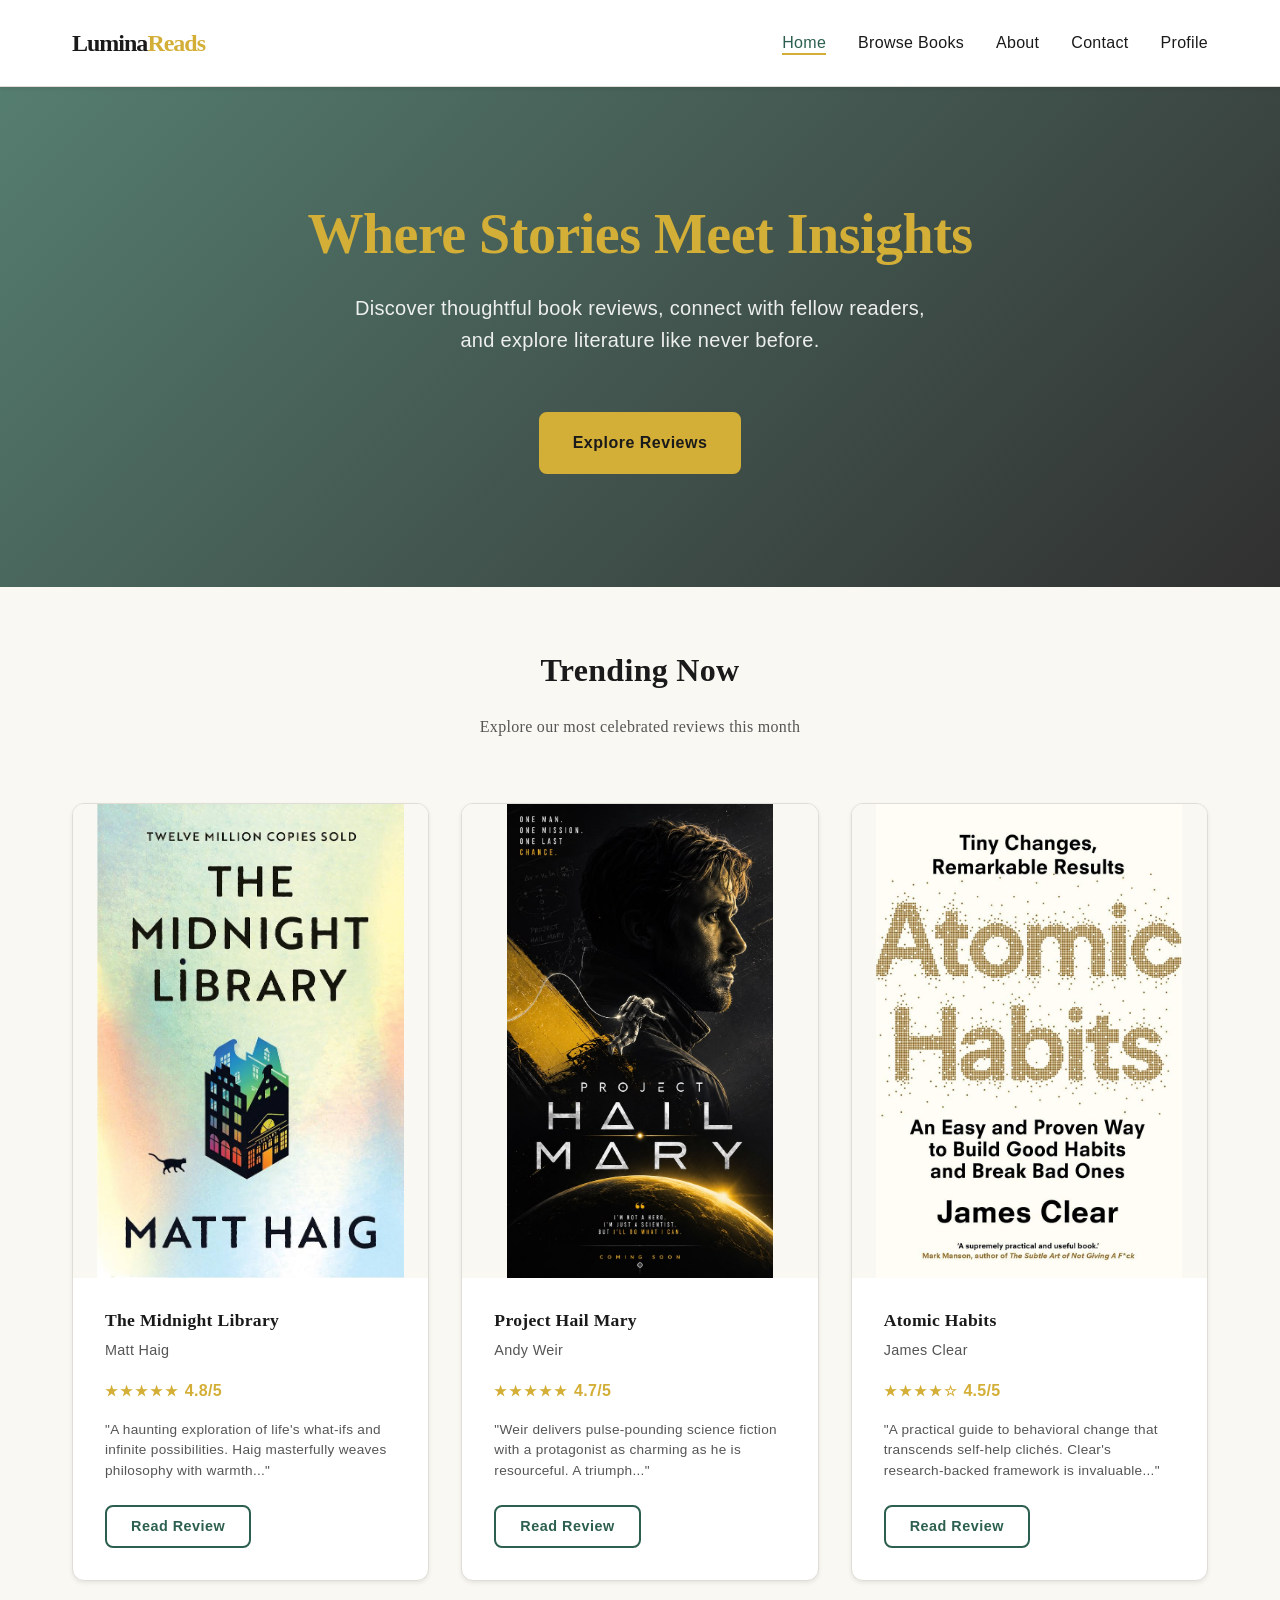
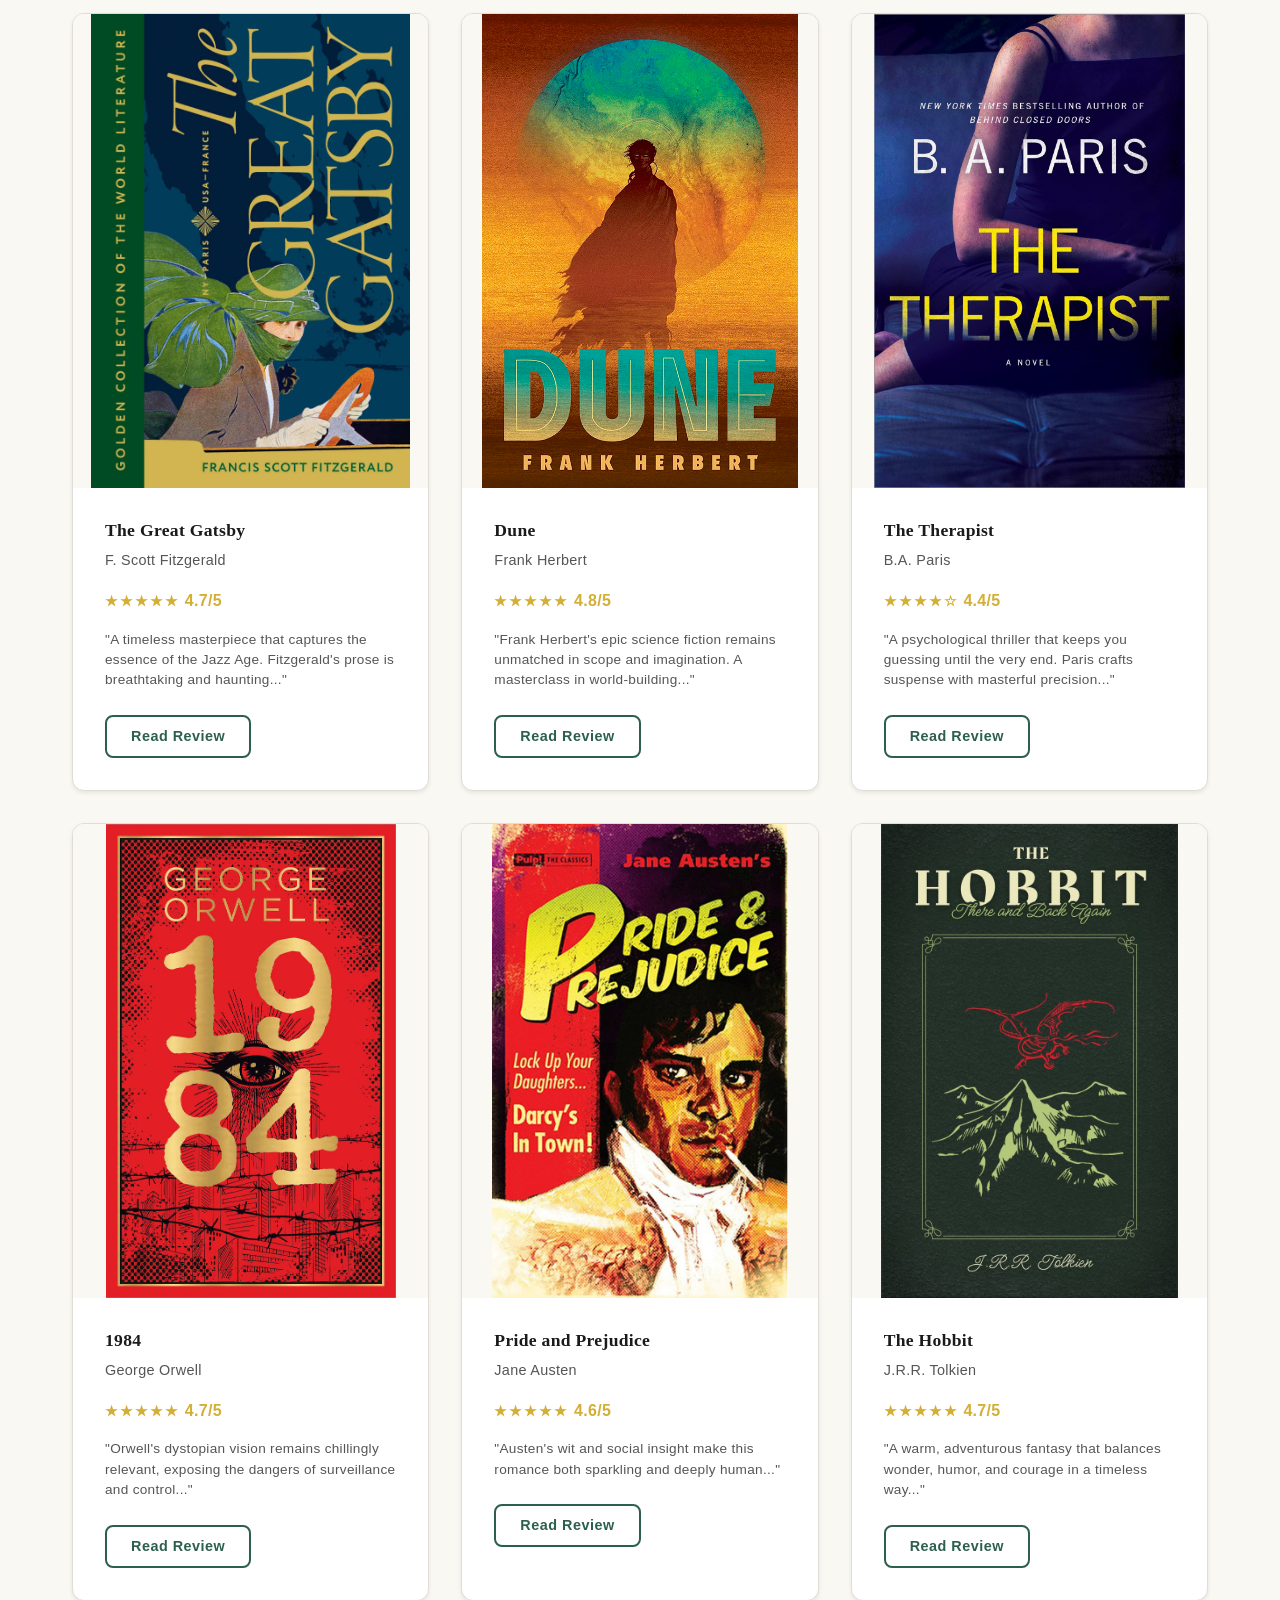
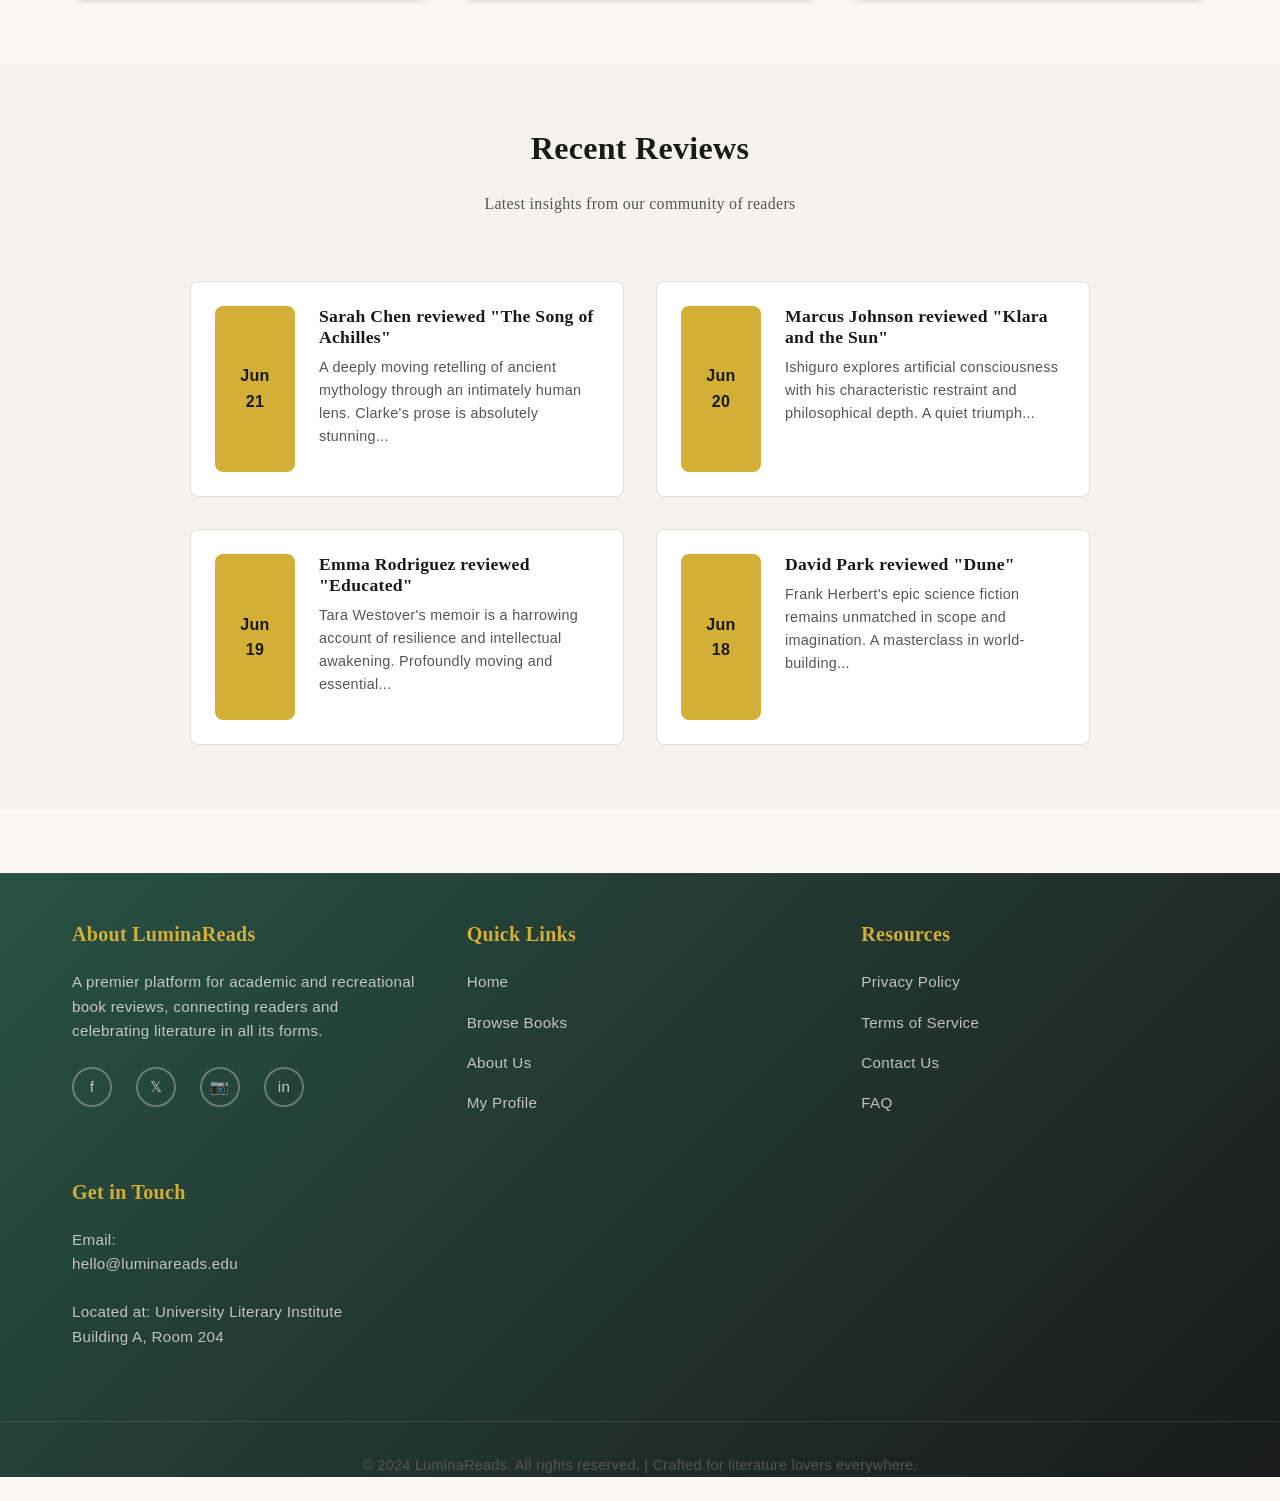
<file: index.html>
<!DOCTYPE html>
<html lang="en">
<head>
  <meta charset="UTF-8">
  <meta name="viewport" content="width=device-width, initial-scale=1.0">
  <meta name="description" content="LuminaReads - Your Premier Platform for Book Reviews and Literary Insights">
  <title>LuminaReads - Book Reviews & Literary Insights</title>
  <link rel="stylesheet" href="css/styles.css">
</head>
<body>
  <!-- ============================================================
       HEADER & NAVIGATION
       ============================================================ -->
  <header>
    <div class="header-container">
      <div class="logo">Lumina<span>Reads</span></div>
      <button class="mobile-menu-toggle" aria-label="Toggle menu" aria-expanded="false">☰</button>
      <nav>
        <ul>
          <li><a href="index.html" class="active">Home</a></li>
          <li><a href="books.html">Browse Books</a></li>
          <li><a href="about.html">About</a></li>
          <li><a href="contact.html">Contact</a></li>
          <li><a href="profile.html">Profile</a></li>
        </ul>
      </nav>
    </div>
  </header>

  <!-- ============================================================
       HERO SECTION
       ============================================================ -->
  <section class="hero">
    <h1 style="color: #d4af37;">Where Stories Meet Insights</h1>
    <p class="subtitle">Discover thoughtful book reviews, connect with fellow readers, and explore literature like never before.</p>
    <a href="books.html" class="btn btn-primary">Explore Reviews</a>
  </section>

  <!-- ============================================================
       FEATURED BOOKS SECTION
       ============================================================ -->
  <section class="section">
    <div class="container">
      <div class="section-title">
        <h2>Trending Now</h2>
        <p>Explore our most celebrated reviews this month</p>
      </div>

      <div class="grid grid-3">
        <!-- Book Card 1 -->
        <div class="book-card">
          <div class="book-card-image">
            <img src="photo/71ls-I6A5KL._SY466_.jpg" alt="The Midnight Library cover">
          </div>
          <div class="book-card-content">
            <h3 class="book-card-title">The Midnight Library</h3>
            <p class="book-card-author">Matt Haig</p>
            <div class="rating">
              <span class="stars">★★★★★</span> 4.8/5
            </div>
            <p class="review-snippet">"A haunting exploration of life's what-ifs and infinite possibilities. Haig masterfully weaves philosophy with warmth..."</p>
            <div class="book-card-footer">
              <a href="book-detail.html" class="btn btn-small btn-secondary">Read Review</a>
            </div>
          </div>
        </div>

        <!-- Book Card 3 -->
        <div class="book-card">
          <div class="book-card-image">
            <img src="photo/Project Hail Mary.jpg" alt="Project Hail Mary cover">
          </div>
          <div class="book-card-content">
            <h3 class="book-card-title">Project Hail Mary</h3>
            <p class="book-card-author">Andy Weir</p>
            <div class="rating">
              <span class="stars">★★★★★</span> 4.7/5
            </div>
            <p class="review-snippet">"Weir delivers pulse-pounding science fiction with a protagonist as charming as he is resourceful. A triumph..."</p>
            <div class="book-card-footer">
              <a href="book-detail.html" class="btn btn-small btn-secondary">Read Review</a>
            </div>
          </div>
        </div>

        <!-- Book Card 4 -->
        <div class="book-card">
          <div class="book-card-image">
            <img src="photo/AtomicHabits.jpg" alt="Atomic Habits cover">
          </div>
          <div class="book-card-content">
            <h3 class="book-card-title">Atomic Habits</h3>
            <p class="book-card-author">James Clear</p>
            <div class="rating">
              <span class="stars">★★★★☆</span> 4.5/5
            </div>
            <p class="review-snippet">"A practical guide to behavioral change that transcends self-help clichés. Clear's research-backed framework is invaluable..."</p>
            <div class="book-card-footer">
              <a href="book-detail.html" class="btn btn-small btn-secondary">Read Review</a>
            </div>
          </div>
        </div>

        <!-- Book Card 5 -->
        <div class="book-card">
          <div class="book-card-image">
            <img src="photo/The Great Gatsby.jpg" alt="The Great Gatsby cover">
          </div>
          <div class="book-card-content">
            <h3 class="book-card-title">The Great Gatsby</h3>
            <p class="book-card-author">F. Scott Fitzgerald</p>
            <div class="rating">
              <span class="stars">★★★★★</span> 4.7/5
            </div>
            <p class="review-snippet">"A timeless masterpiece that captures the essence of the Jazz Age. Fitzgerald's prose is breathtaking and haunting..."</p>
            <div class="book-card-footer">
              <a href="book-detail.html" class="btn btn-small btn-secondary">Read Review</a>
            </div>
          </div>
        </div>

        <!-- Book Card 6 -->
        <div class="book-card">
          <div class="book-card-image">
            <img src="photo/Dune.jpg" alt="Dune cover">
          </div>
          <div class="book-card-content">
            <h3 class="book-card-title">Dune</h3>
            <p class="book-card-author">Frank Herbert</p>
            <div class="rating">
              <span class="stars">★★★★★</span> 4.8/5
            </div>
            <p class="review-snippet">"Frank Herbert's epic science fiction remains unmatched in scope and imagination. A masterclass in world-building..."</p>
            <div class="book-card-footer">
              <a href="book-detail.html" class="btn btn-small btn-secondary">Read Review</a>
            </div>
          </div>
        </div>

        <!-- Book Card 8 -->
        <div class="book-card">
          <div class="book-card-image">
            <img src="photo/The Therapist.jpg" alt="The Therapist cover">
          </div>
          <div class="book-card-content">
            <h3 class="book-card-title">The Therapist</h3>
            <p class="book-card-author">B.A. Paris</p>
            <div class="rating">
              <span class="stars">★★★★☆</span> 4.4/5
            </div>
            <p class="review-snippet">"A psychological thriller that keeps you guessing until the very end. Paris crafts suspense with masterful precision..."</p>
            <div class="book-card-footer">
              <a href="book-detail.html" class="btn btn-small btn-secondary">Read Review</a>
            </div>
          </div>
        </div>

        <!-- Book Card 9 -->
        <div class="book-card">
          <div class="book-card-image">
            <img src="photo/1984.jpg" alt="1984 cover">
          </div>
          <div class="book-card-content">
            <h3 class="book-card-title">1984</h3>
            <p class="book-card-author">George Orwell</p>
            <div class="rating">
              <span class="stars">★★★★★</span> 4.7/5
            </div>
            <p class="review-snippet">"Orwell's dystopian vision remains chillingly relevant, exposing the dangers of surveillance and control..."</p>
            <div class="book-card-footer">
              <a href="book-detail.html" class="btn btn-small btn-secondary">Read Review</a>
            </div>
          </div>
        </div>

        <!-- Book Card 10 -->
        <div class="book-card">
          <div class="book-card-image">
            <img src="photo/Pride and Prejudice.jpg" alt="Pride and Prejudice cover">
          </div>
          <div class="book-card-content">
            <h3 class="book-card-title">Pride and Prejudice</h3>
            <p class="book-card-author">Jane Austen</p>
            <div class="rating">
              <span class="stars">★★★★★</span> 4.6/5
            </div>
            <p class="review-snippet">"Austen's wit and social insight make this romance both sparkling and deeply human..."</p>
            <div class="book-card-footer">
              <a href="book-detail.html" class="btn btn-small btn-secondary">Read Review</a>
            </div>
          </div>
        </div>

        <!-- Book Card 11 -->
        <div class="book-card">
          <div class="book-card-image">
            <img src="photo/The Hobbit.jpg" alt="The Hobbit cover">
          </div>
          <div class="book-card-content">
            <h3 class="book-card-title">The Hobbit</h3>
            <p class="book-card-author">J.R.R. Tolkien</p>
            <div class="rating">
              <span class="stars">★★★★★</span> 4.7/5
            </div>
            <p class="review-snippet">"A warm, adventurous fantasy that balances wonder, humor, and courage in a timeless way..."</p>
            <div class="book-card-footer">
              <a href="book-detail.html" class="btn btn-small btn-secondary">Read Review</a>
            </div>
          </div>
        </div>
      </div>
    </div>
  </section>

  <!-- ============================================================
       RECENT ACTIVITY SECTION
       ============================================================ -->
  <section class="section" style="background-color: var(--hover-bg);">
    <div class="container">
      <div class="section-title">
        <h2>Recent Reviews</h2>
        <p>Latest insights from our community of readers</p>
      </div>

      <div class="grid grid-2" style="max-width: 900px; margin: 0 auto;">
        <!-- Activity Item 1 -->
        <div class="activity-item">
          <div class="activity-date">
            <strong>Jun</strong>
            <span>21</span>
          </div>
          <div class="activity-info">
            <h5>Sarah Chen reviewed "The Song of Achilles"</h5>
            <p class="activity-text">A deeply moving retelling of ancient mythology through an intimately human lens. Clarke's prose is absolutely stunning...</p>
          </div>
        </div>

        <!-- Activity Item 2 -->
        <div class="activity-item">
          <div class="activity-date">
            <strong>Jun</strong>
            <span>20</span>
          </div>
          <div class="activity-info">
            <h5>Marcus Johnson reviewed "Klara and the Sun"</h5>
            <p class="activity-text">Ishiguro explores artificial consciousness with his characteristic restraint and philosophical depth. A quiet triumph...</p>
          </div>
        </div>

        <!-- Activity Item 3 -->
        <div class="activity-item">
          <div class="activity-date">
            <strong>Jun</strong>
            <span>19</span>
          </div>
          <div class="activity-info">
            <h5>Emma Rodriguez reviewed "Educated"</h5>
            <p class="activity-text">Tara Westover's memoir is a harrowing account of resilience and intellectual awakening. Profoundly moving and essential...</p>
          </div>
        </div>

        <!-- Activity Item 4 -->
        <div class="activity-item">
          <div class="activity-date">
            <strong>Jun</strong>
            <span>18</span>
          </div>
          <div class="activity-info">
            <h5>David Park reviewed "Dune"</h5>
            <p class="activity-text">Frank Herbert's epic science fiction remains unmatched in scope and imagination. A masterclass in world-building...</p>
          </div>
        </div>
      </div>
    </div>
  </section>

  <!-- ============================================================
       FOOTER
       ============================================================ -->
  <footer>
    <div class="footer-container">
      <div class="footer-section">
        <h4>About LuminaReads</h4>
        <p >A premier platform for academic and recreational book reviews, connecting readers and celebrating literature in all its forms.</p>
        <div class="social-links">
          <a href="#" title="Facebook">f</a>
          <a href="#" title="Twitter">𝕏</a>
          <a href="#" title="Instagram">📷</a>
          <a href="#" title="LinkedIn">in</a>
        </div>
      </div>
      <div class="footer-section">
        <h4>Quick Links</h4>
        <ul>
          <li><a href="index.html">Home</a></li>
          <li><a href="books.html">Browse Books</a></li>
          <li><a href="about.html">About Us</a></li>
          <li><a href="profile.html">My Profile</a></li>
        </ul>
      </div>
      <div class="footer-section">
        <h4>Resources</h4>
        <ul>
          <li><a href="#privacy">Privacy Policy</a></li>
          <li><a href="#terms">Terms of Service</a></li>
          <li><a href="contact.html">Contact Us</a></li>
          <li><a href="#faq">FAQ</a></li>
        </ul>
      </div>
      <div class="footer-section">
        <h4>Get in Touch</h4>
        <p>Email: <a href="mailto:hello@luminareads.edu">hello@luminareads.edu</a></p>
        <p>Located at: University Literary Institute<br>Building A, Room 204</p>
      </div>
    </div>
    <div class="footer-bottom">
      <p>&copy; 2024 LuminaReads. All rights reserved. | Crafted for literature lovers everywhere.</p>
    </div>
  </footer>
  <script src="js/script.js"></script>
</body>
</html>
</file>
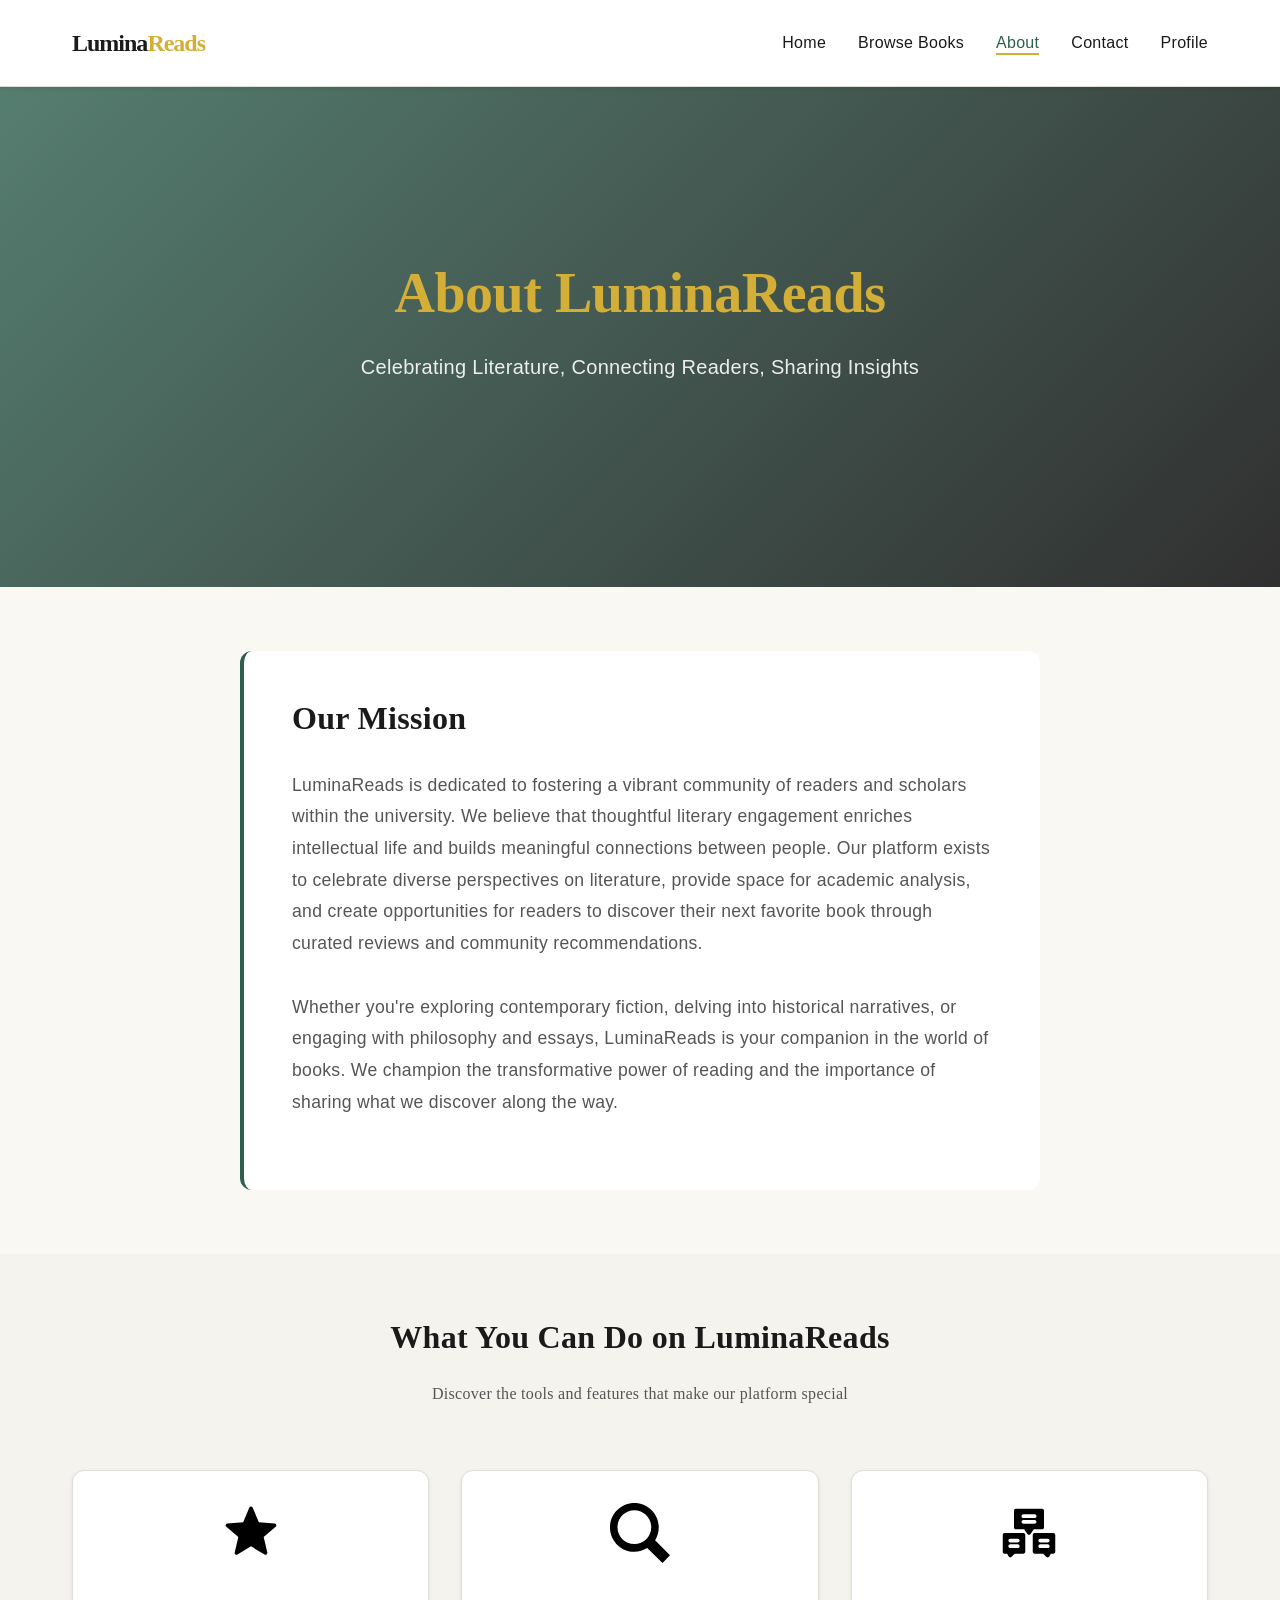
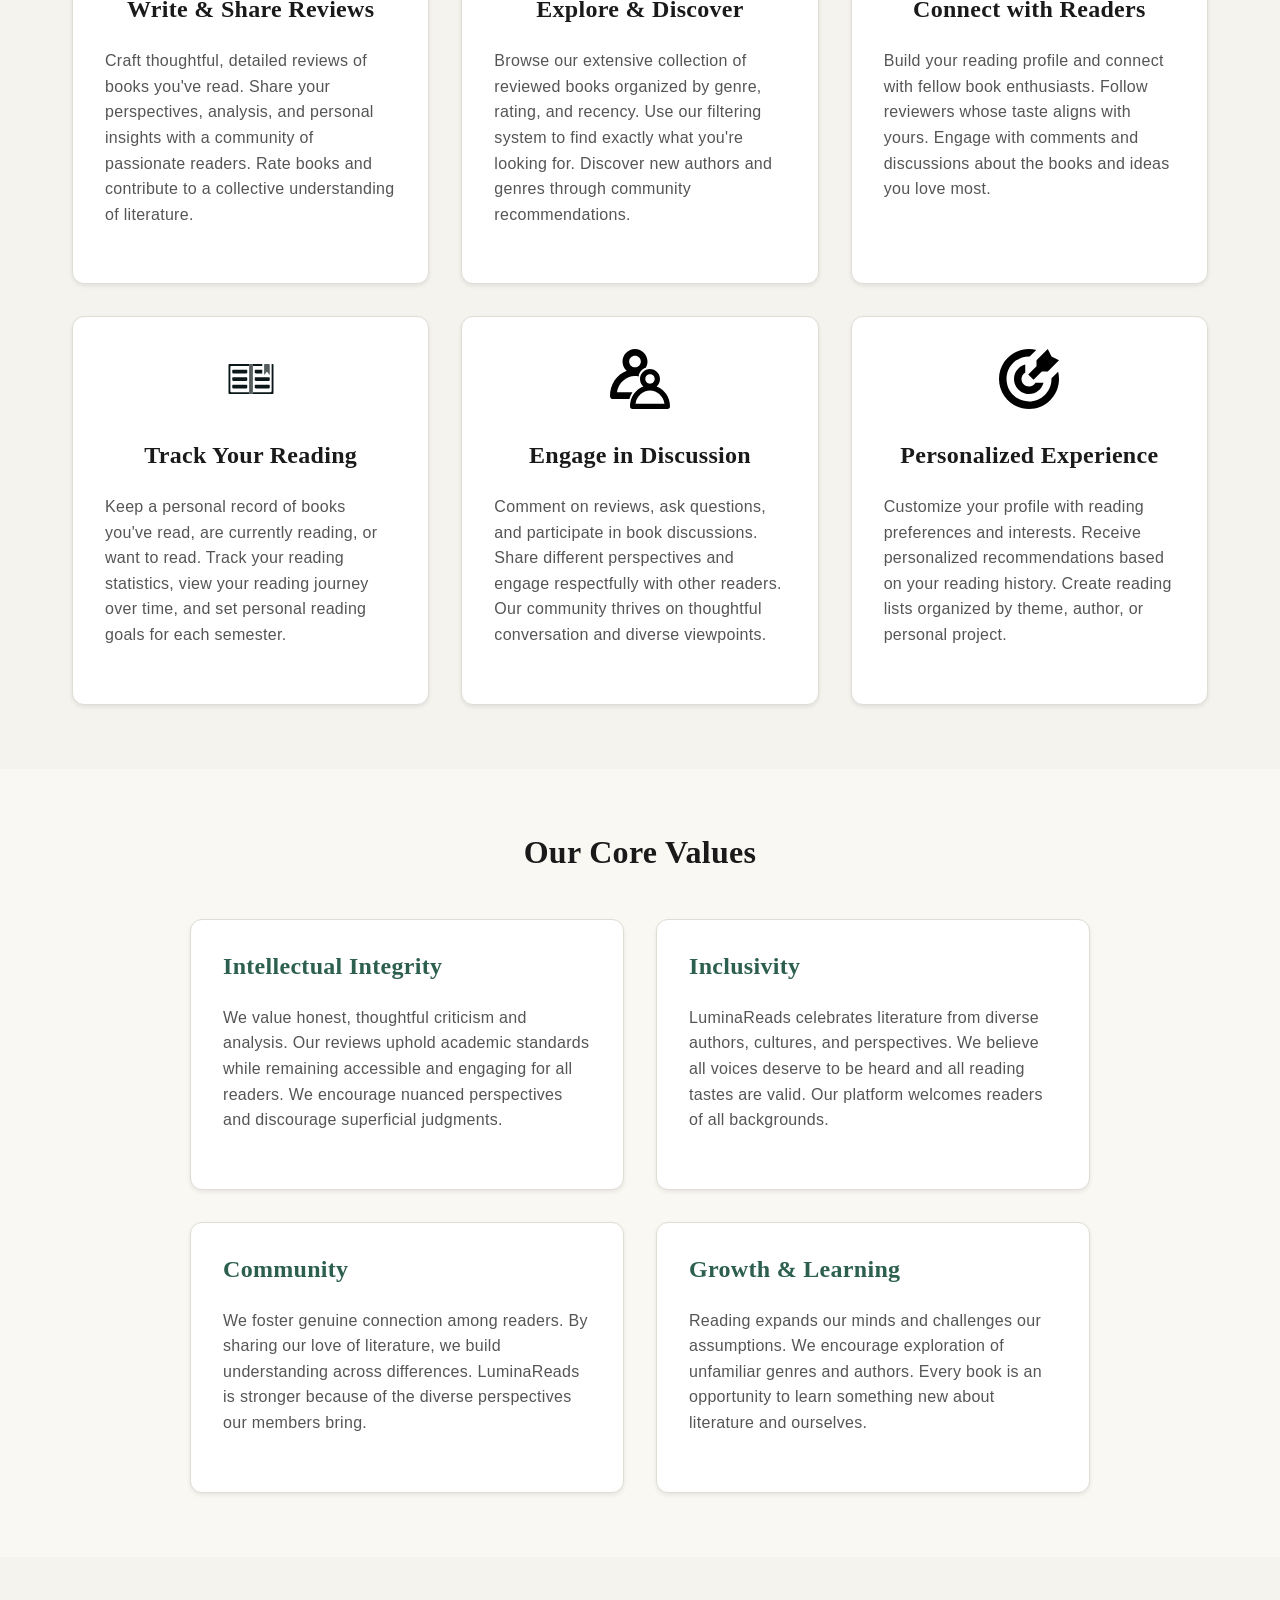
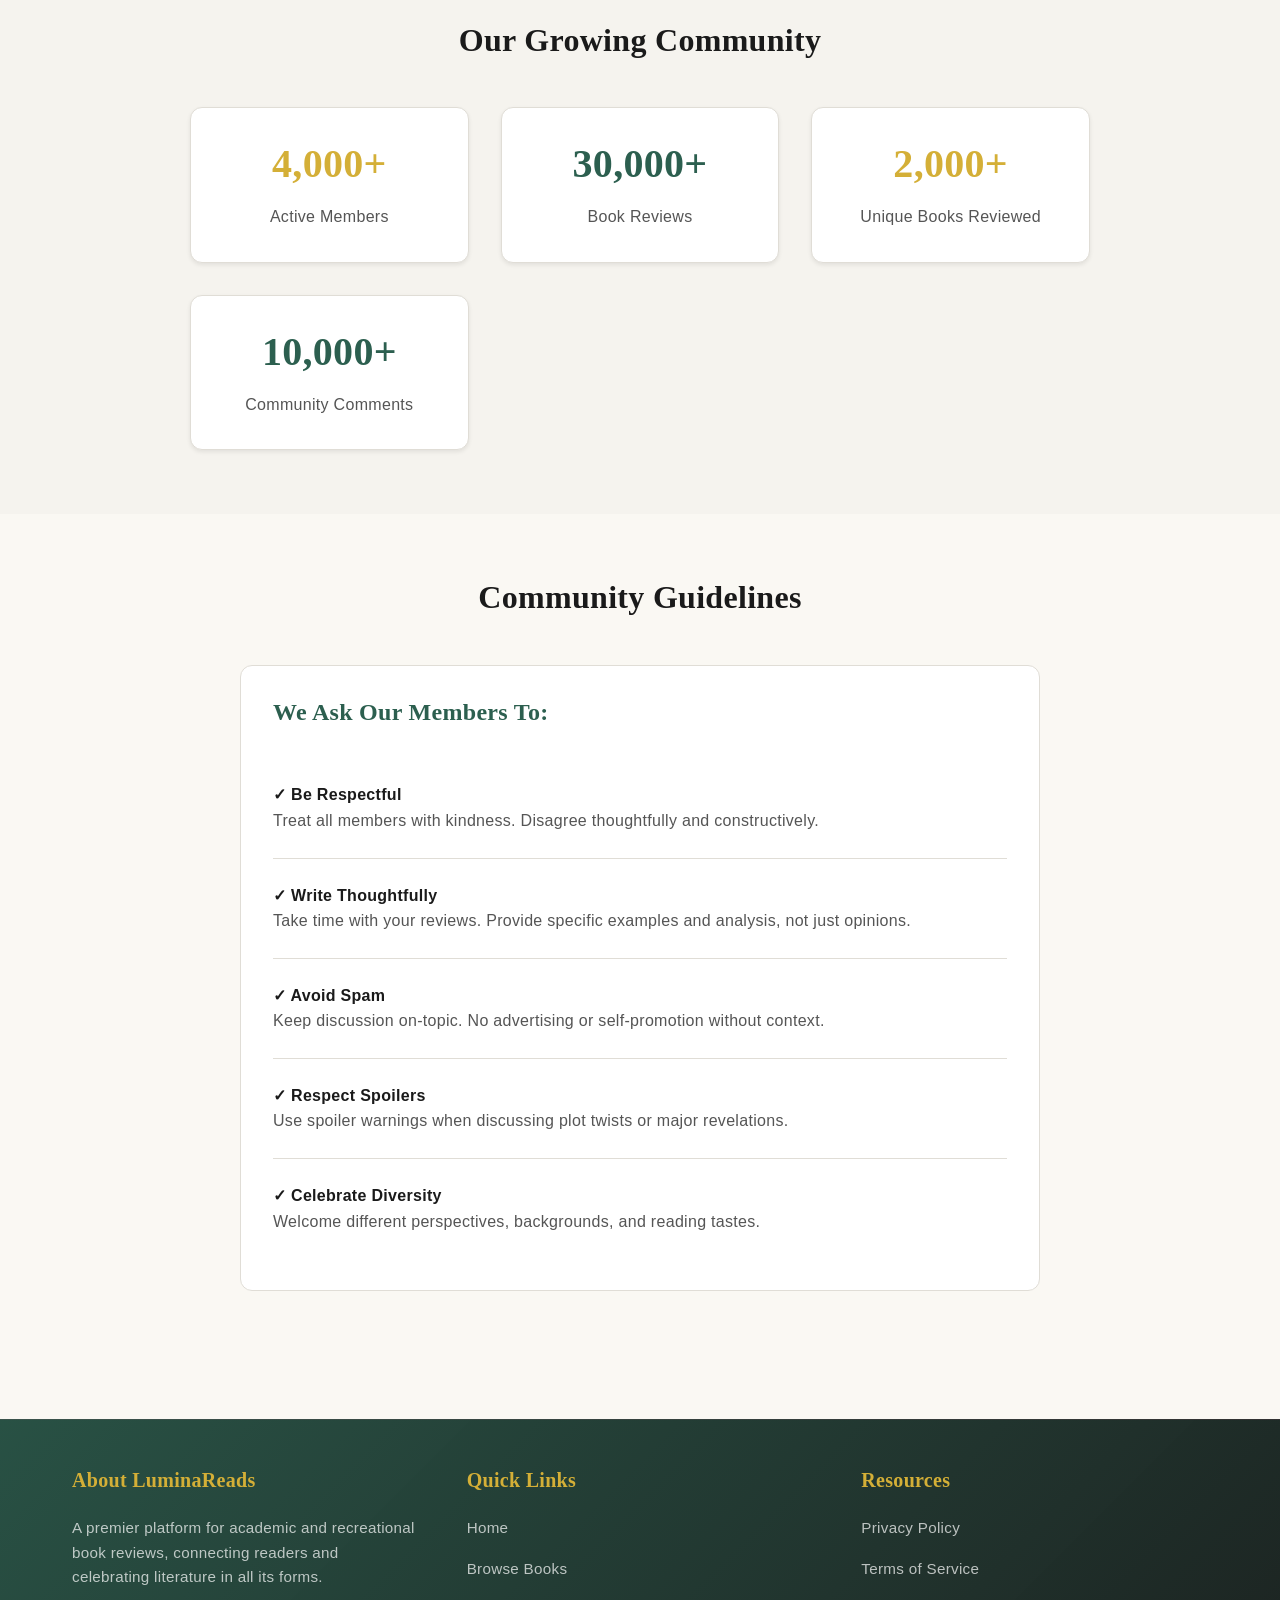
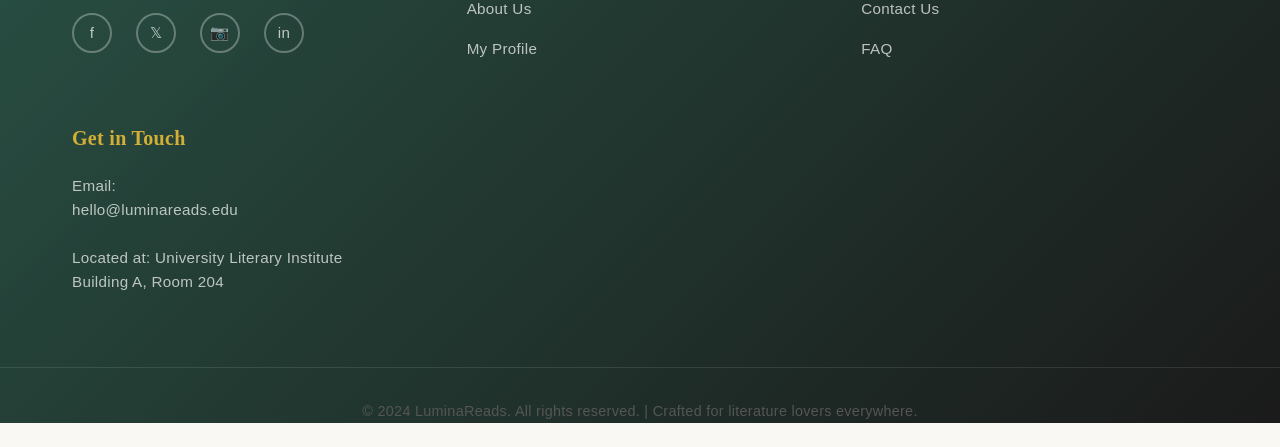
<file: about.html>
<!DOCTYPE html>
<html lang="en">
<head>
  <meta charset="UTF-8">
  <meta name="viewport" content="width=device-width, initial-scale=1.0">
  <meta name="description" content="Learn about LuminaReads - our mission, values, and platform features">
  <title >About LuminaReads</title>
  <link rel="stylesheet" href="css/styles.css">
</head>
<body>
  <!-- ============================================================
       HEADER & NAVIGATION
       ============================================================ -->
  <header>
    <div class="header-container">
      <div class="logo">Lumina<span>Reads</span></div>
      <button class="mobile-menu-toggle" aria-label="Toggle menu" aria-expanded="false">☰</button>
      <nav>
        <ul>
          <li><a href="index.html">Home</a></li>
          <li><a href="books.html">Browse Books</a></li>
          <li><a href="about.html" class="active">About</a></li>
          <li><a href="contact.html">Contact</a></li>
          <li><a href="profile.html">Profile</a></li>
        </ul>
      </nav>
    </div>
  </header>

  <!-- ============================================================
       HERO SECTION
       ============================================================ -->
  <section class="hero">
    <h1 style="color: #d4af37;">About LuminaReads</h1>
    <p class="subtitle">Celebrating Literature, Connecting Readers, Sharing Insights</p>
  </section>

  <!-- ============================================================
       MISSION STATEMENT SECTION
       ============================================================ -->
  <section class="section">
    <div class="container">
      <div style="max-width: 800px; margin: 0 auto; background-color: var(--surface); padding: var(--spacing-xl); border-radius: var(--radius-lg); border-left: 4px solid var(--secondary);">
        <h2 style="margin-bottom: var(--spacing-lg);">Our Mission</h2>
        <p style="font-size: 1.1rem; line-height: 1.8;">
          LuminaReads is dedicated to fostering a vibrant community of readers and scholars within the university. 
          We believe that thoughtful literary engagement enriches intellectual life and builds meaningful connections 
          between people. Our platform exists to celebrate diverse perspectives on literature, provide space for 
          academic analysis, and create opportunities for readers to discover their next favorite book through 
          curated reviews and community recommendations.
        </p>
        <p style="font-size: 1.1rem; line-height: 1.8; margin-top: var(--spacing-lg);">
          Whether you're exploring contemporary fiction, delving into historical narratives, or engaging with 
          philosophy and essays, LuminaReads is your companion in the world of books. We champion the transformative 
          power of reading and the importance of sharing what we discover along the way.
        </p>
      </div>
    </div>
  </section>

  <!-- ============================================================
       FEATURES SECTION
       ============================================================ -->
  <section class="section" style="background-color: var(--hover-bg);">
    <div class="container">
      <div class="section-title">
        <h2>What You Can Do on LuminaReads</h2>
        <p>Discover the tools and features that make our platform special</p>
      </div>

      <div class="grid grid-3">
        <!-- Feature 1 -->
        <div class="card">
          <div style="font-size: 3rem; margin-bottom: var(--spacing-lg); text-align: center;">
            <center><img src="photo/star-svgrepo-com.svg" alt="icon" class="emoji-icon" height="60" width="60"/></center>
          </div>
          <h3 style="text-align: center; margin-bottom: var(--spacing-md);">Write & Share Reviews</h3>
          <p>
            Craft thoughtful, detailed reviews of books you've read. Share your perspectives, analysis, and 
            personal insights with a community of passionate readers. Rate books and contribute to a collective 
            understanding of literature.
          </p>
        </div>

        <!-- Feature 2 -->
        <div class="card">
          <div style="font-size: 3rem; margin-bottom: var(--spacing-lg); text-align: center;">
            <center><img src="photo/search-svgrepo-com.svg" alt="icon" class="emoji-icon" height="60" width="60"/></center>
          </div>
          <h3 style="text-align: center; margin-bottom: var(--spacing-md);">Explore & Discover</h3>
          <p>
            Browse our extensive collection of reviewed books organized by genre, rating, and recency. Use our 
            filtering system to find exactly what you're looking for. Discover new authors and genres through 
            community recommendations.
          </p>
        </div>

        <!-- Feature 3 -->
        <div class="card">
          <div style="font-size: 3rem; margin-bottom: var(--spacing-lg); text-align: center;">
            <center><img src="photo/discussion-communication-talk-svgrepo-com.svg" alt="icon" class="emoji-icon" height="60" width="60"/></center>
          </div>
          <h3 style="text-align: center; margin-bottom: var(--spacing-md);">Connect with Readers</h3>
          <p>
            Build your reading profile and connect with fellow book enthusiasts. Follow reviewers whose taste 
            aligns with yours. Engage with comments and discussions about the books and ideas you love most.
          </p>
        </div>

        <!-- Feature 4 -->
        <div class="card">
          <div style="font-size: 3rem; margin-bottom: var(--spacing-lg); text-align: center;">
            <center><img src="photo/read-svgrepo-com.svg" alt="icon" class="emoji-icon" height="60" width="60"/></center>
          </div>
          <h3 style="text-align: center; margin-bottom: var(--spacing-md);">Track Your Reading</h3>
          <p>
            Keep a personal record of books you've read, are currently reading, or want to read. Track your reading 
            statistics, view your reading journey over time, and set personal reading goals for each semester.
          </p>
        </div>

        <!-- Feature 5 -->
        <div class="card">
          <div style="font-size: 3rem; margin-bottom: var(--spacing-lg); text-align: center;">
            <center><img src="photo/people-svgrepo-com.svg" alt="icon" class="emoji-icon" height="60" width="60"/></center>
          </div>
          <h3 style="text-align: center; margin-bottom: var(--spacing-md);">Engage in Discussion</h3>
          <p>
            Comment on reviews, ask questions, and participate in book discussions. Share different perspectives 
            and engage respectfully with other readers. Our community thrives on thoughtful conversation and diverse 
            viewpoints.
          </p>
        </div>

        <!-- Feature 6 -->
        <div class="card">
          <div style="font-size: 3rem; margin-bottom: var(--spacing-lg); text-align: center;">
            <center><img src="photo/target-arrow-svgrepo-com.svg" alt="icon" class="emoji-icon" height="60" width="60"/></center>
          </div>
          <h3 style="text-align: center; margin-bottom: var(--spacing-md);">Personalized Experience</h3>
          <p>
            Customize your profile with reading preferences and interests. Receive personalized recommendations based 
            on your reading history. Create reading lists organized by theme, author, or personal project.
          </p>
        </div>
      </div>
    </div>
  </section>

  <!-- ============================================================
       VALUES SECTION
       ============================================================ -->
  <section class="section">
    <div class="container">
      <h2 style="text-align: center; margin-bottom: var(--spacing-xl);">Our Core Values</h2>

      <div class="grid grid-2" style="max-width: 900px; margin: 0 auto;">
        <!-- Value 1 -->
        <div class="card">
          <h3 style="color: var(--secondary); margin-bottom: var(--spacing-md);">Intellectual Integrity</h3>
          <p>
            We value honest, thoughtful criticism and analysis. Our reviews uphold academic standards while remaining 
            accessible and engaging for all readers. We encourage nuanced perspectives and discourage superficial judgments.
          </p>
        </div>

        <!-- Value 2 -->
        <div class="card">
          <h3 style="color: var(--secondary); margin-bottom: var(--spacing-md);">Inclusivity</h3>
          <p>
            LuminaReads celebrates literature from diverse authors, cultures, and perspectives. We believe all voices 
            deserve to be heard and all reading tastes are valid. Our platform welcomes readers of all backgrounds.
          </p>
        </div>

        <!-- Value 3 -->
        <div class="card">
          <h3 style="color: var(--secondary); margin-bottom: var(--spacing-md);">Community</h3>
          <p>
            We foster genuine connection among readers. By sharing our love of literature, we build understanding across 
            differences. LuminaReads is stronger because of the diverse perspectives our members bring.
          </p>
        </div>

        <!-- Value 4 -->
        <div class="card">
          <h3 style="color: var(--secondary); margin-bottom: var(--spacing-md);">Growth & Learning</h3>
          <p>
            Reading expands our minds and challenges our assumptions. We encourage exploration of unfamiliar genres and 
            authors. Every book is an opportunity to learn something new about literature and ourselves.
          </p>
        </div>
      </div>
    </div>
  </section>

  <!-- ============================================================
       COMMUNITY STATS SECTION
       ============================================================ -->
  <section class="section" style="background-color: var(--hover-bg);">
    <div class="container">
      <h2 style="text-align: center; margin-bottom: var(--spacing-xl);">Our Growing Community</h2>

      <div class="grid grid-4" style="max-width: 900px; margin: 0 auto;">
        <div class="card" style="text-align: center; background-color: var(--surface);">
          <h3 style="color: var(--accent); font-size: 2.5rem; margin-bottom: var(--spacing-sm);">4,000+</h3>
          <p class="subtitle" style="margin: 0; font-size: 1rem;">Active Members</p>
        </div>
        <div class="card" style="text-align: center; background-color: var(--surface);">
          <h3 style="color: var(--secondary); font-size: 2.5rem; margin-bottom: var(--spacing-sm);">30,000+</h3>
          <p class="subtitle" style="margin: 0; font-size: 1rem;">Book Reviews</p>
        </div>
        <div class="card" style="text-align: center; background-color: var(--surface);">
          <h3 style="color: var(--accent); font-size: 2.5rem; margin-bottom: var(--spacing-sm);">2,000+</h3>
          <p class="subtitle" style="margin: 0; font-size: 1rem;">Unique Books Reviewed</p>
        </div>
        <div class="card" style="text-align: center; background-color: var(--surface);">
          <h3 style="color: var(--secondary); font-size: 2.5rem; margin-bottom: var(--spacing-sm);">10,000+</h3>
          <p class="subtitle" style="margin: 0; font-size: 1rem;">Community Comments</p>
        </div>
      </div>
    </div>
  </section>

  <!-- ============================================================
       GUIDELINES SECTION
       ============================================================ -->
  <section class="section">
    <div class="container">
      <h2 style="text-align: center; margin-bottom: var(--spacing-xl);">Community Guidelines</h2>

      <div style="max-width: 800px; margin: 0 auto; background-color: var(--surface); padding: var(--spacing-lg); border-radius: var(--radius-lg); border: 1px solid var(--border-color);">
        <h3 style="margin-bottom: var(--spacing-lg); color: var(--secondary);">We Ask Our Members To:</h3>
        
        <ul style="list-style: none; padding: 0;">
          <li style="padding: var(--spacing-md) 0; border-bottom: 1px solid var(--border-color);">
            <strong style="color: var(--primary);">✓ Be Respectful</strong><br>
            <span style="color: var(--text-secondary);">Treat all members with kindness. Disagree thoughtfully and constructively.</span>
          </li>
          <li style="padding: var(--spacing-md) 0; border-bottom: 1px solid var(--border-color);">
            <strong style="color: var(--primary);">✓ Write Thoughtfully</strong><br>
            <span style="color: var(--text-secondary);">Take time with your reviews. Provide specific examples and analysis, not just opinions.</span>
          </li>
          <li style="padding: var(--spacing-md) 0; border-bottom: 1px solid var(--border-color);">
            <strong style="color: var(--primary);">✓ Avoid Spam</strong><br>
            <span style="color: var(--text-secondary);">Keep discussion on-topic. No advertising or self-promotion without context.</span>
          </li>
          <li style="padding: var(--spacing-md) 0; border-bottom: 1px solid var(--border-color);">
            <strong style="color: var(--primary);">✓ Respect Spoilers</strong><br>
            <span style="color: var(--text-secondary);">Use spoiler warnings when discussing plot twists or major revelations.</span>
          </li>
          <li style="padding: var(--spacing-md) 0;">
            <strong style="color: var(--primary);">✓ Celebrate Diversity</strong><br>
            <span style="color: var(--text-secondary);">Welcome different perspectives, backgrounds, and reading tastes.</span>
          </li>
        </ul>
      </div>
    </div>
  </section>

  <!-- ============================================================
       FOOTER
       ============================================================ -->
  <footer>
    <div class="footer-container">
      <div class="footer-section">
        <h4>About LuminaReads</h4>
        <p>A premier platform for academic and recreational book reviews, connecting readers and celebrating literature in all its forms.</p>
        <div class="social-links">
          <a href="#" title="Facebook">f</a>
          <a href="#" title="Twitter">𝕏</a>
          <a href="#" title="Instagram">📷</a>
          <a href="#" title="LinkedIn">in</a>
        </div>
      </div>
      <div class="footer-section">
        <h4>Quick Links</h4>
        <ul>
          <li><a href="index.html">Home</a></li>
          <li><a href="books.html">Browse Books</a></li>
          <li><a href="about.html">About Us</a></li>
          <li><a href="profile.html">My Profile</a></li>
        </ul>
      </div>
      <div class="footer-section">
        <h4>Resources</h4>
        <ul>
          <li><a href="#privacy">Privacy Policy</a></li>
          <li><a href="#terms">Terms of Service</a></li>
          <li><a href="contact.html">Contact Us</a></li>
          <li><a href="#faq">FAQ</a></li>
        </ul>
      </div>
      <div class="footer-section">
        <h4>Get in Touch</h4>
        <p>Email: <a href="mailto:hello@luminareads.edu">hello@luminareads.edu</a></p>
        <p>Located at: University Literary Institute<br>Building A, Room 204</p>
      </div>
    </div>
    <div class="footer-bottom">
      <p>&copy; 2024 LuminaReads. All rights reserved. | Crafted for literature lovers everywhere.</p>
    </div>
  </footer>
  <script src="js/script.js"></script>
</body>
</html>
</file>
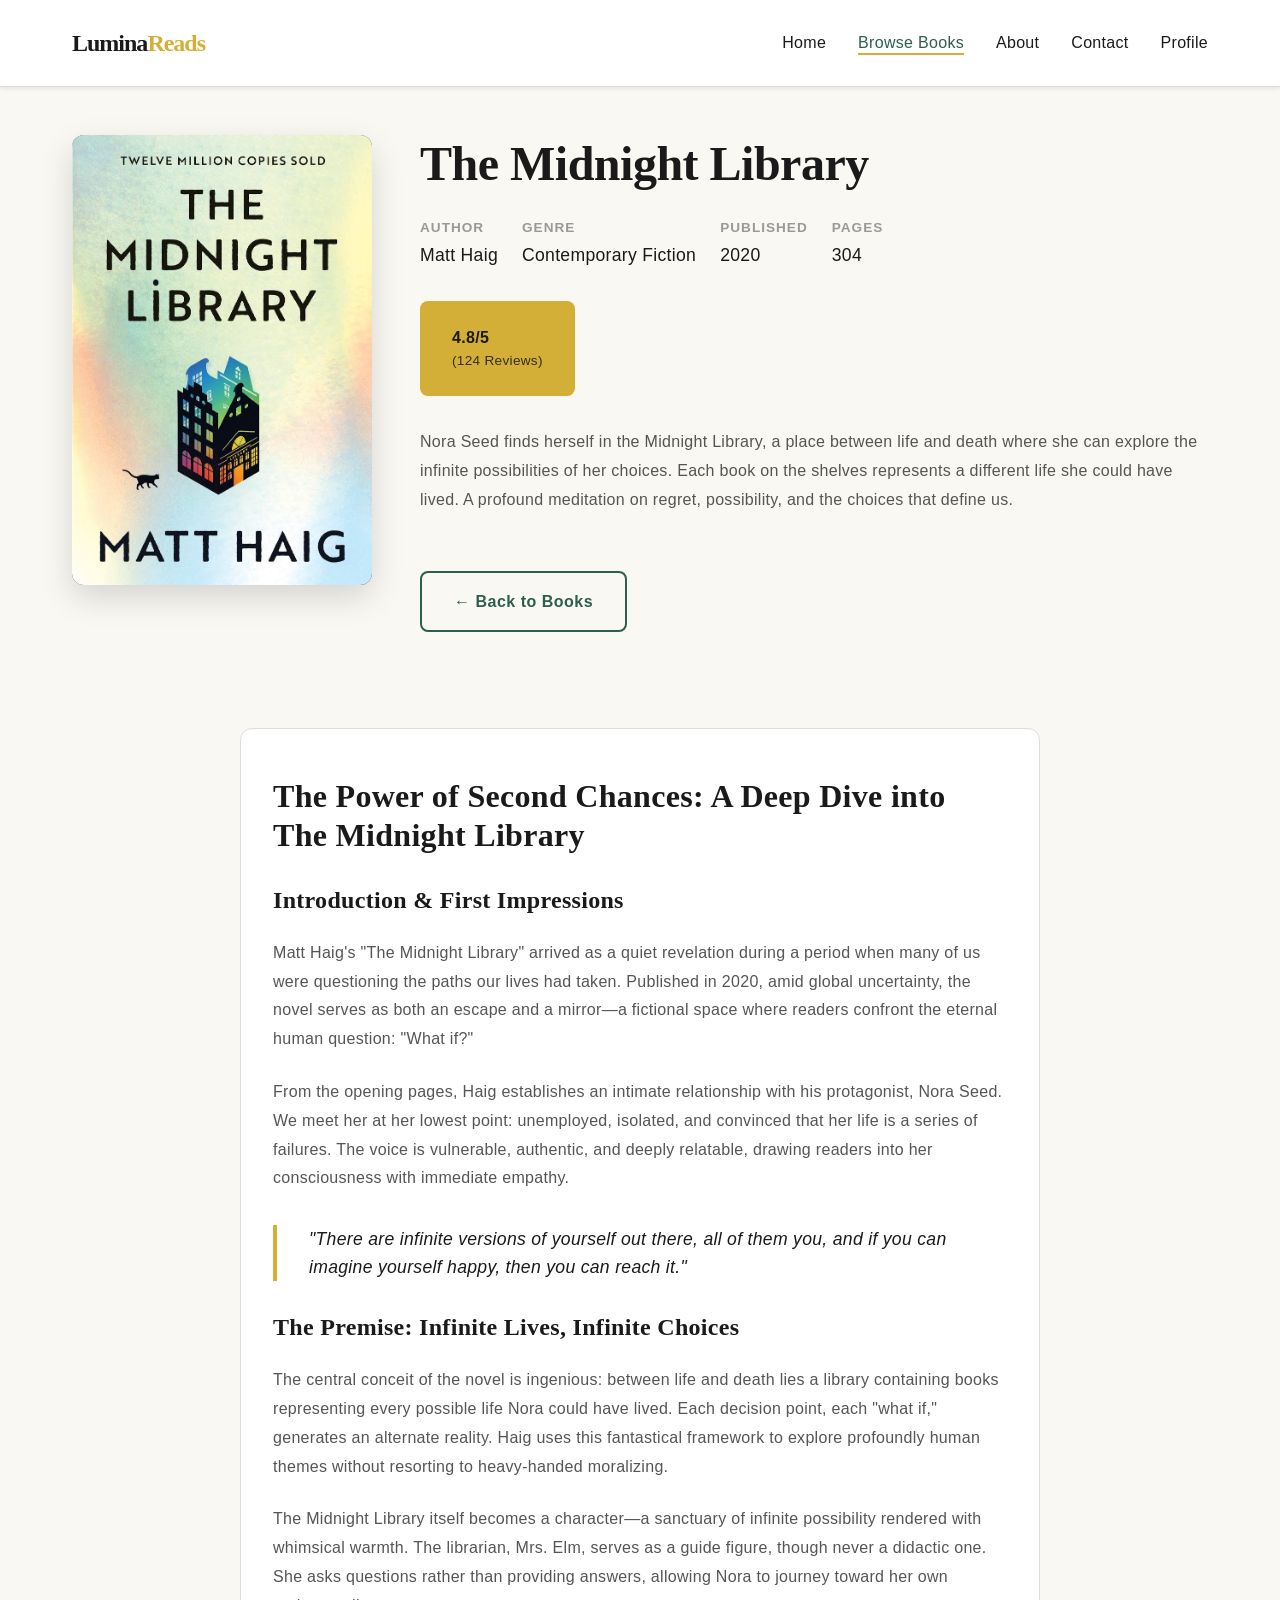
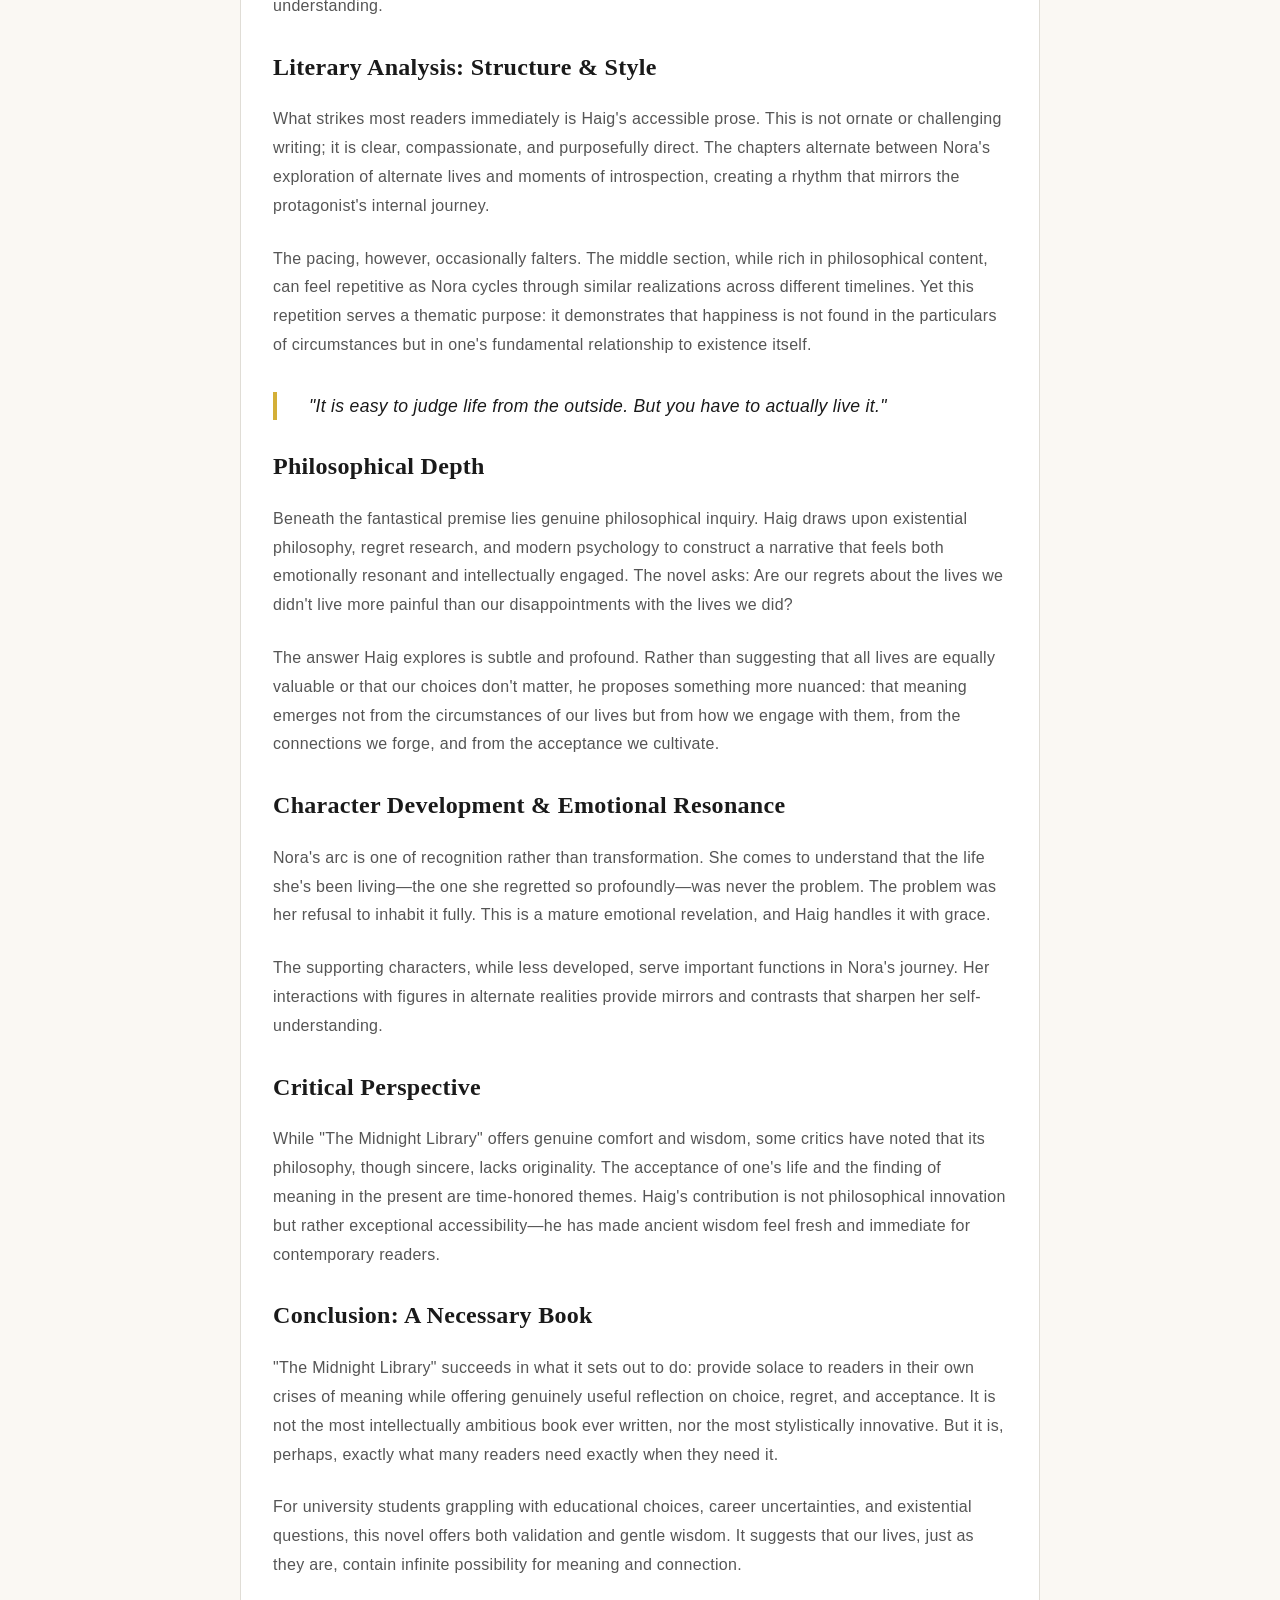
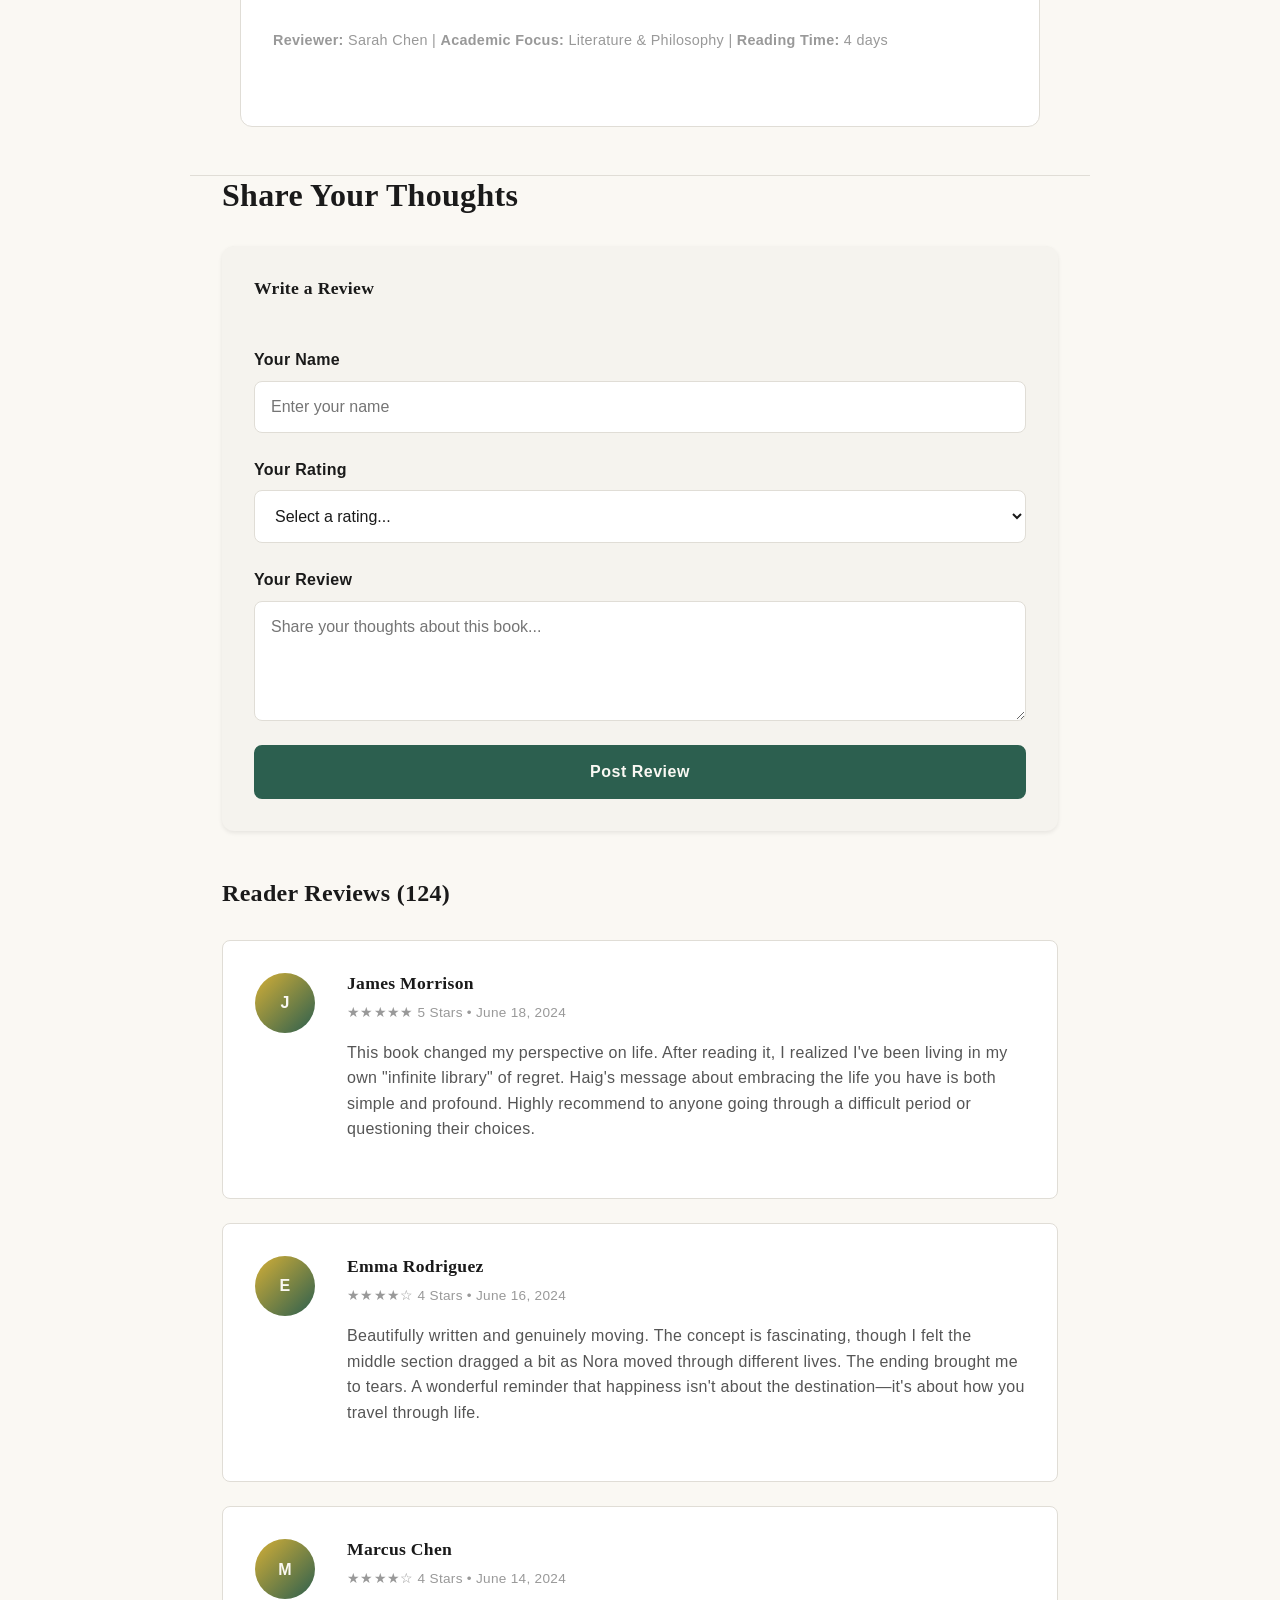
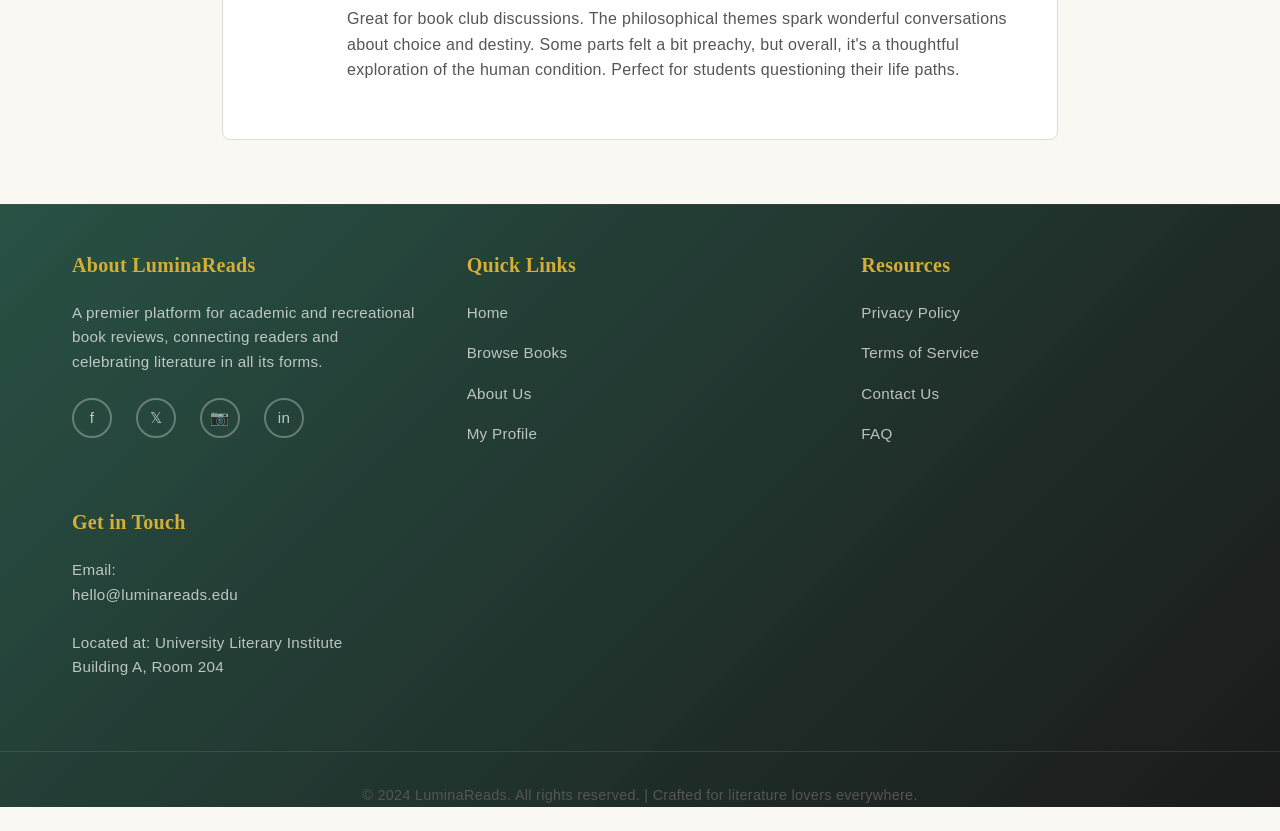
<file: book-detail.html>
<!DOCTYPE html>
<html lang="en">
<head>
  <meta charset="UTF-8">
  <meta name="viewport" content="width=device-width, initial-scale=1.0">
  <meta name="description" content="Detailed book review and reader insights">
  <title>Book Review - LuminaReads</title>
  <link rel="stylesheet" href="css/styles.css">
</head>
<body>
  <!-- ============================================================
       HEADER & NAVIGATION
       ============================================================ -->
  <header>
    <div class="header-container">
      <div class="logo">Lumina<span>Reads</span></div>
      <button class="mobile-menu-toggle" aria-label="Toggle menu" aria-expanded="false">☰</button>
      <nav>
        <ul>
          <li><a href="index.html">Home</a></li>
          <li><a href="books.html" class="active">Browse Books</a></li>
          <li><a href="about.html">About</a></li>
          <li><a href="contact.html">Contact</a></li>
          <li><a href="profile.html">Profile</a></li>
        </ul>
      </nav>
    </div>
  </header>

  <!-- ============================================================
       BOOK HEADER SECTION
       ============================================================ -->
  <div class="book-detail-header">
    <!-- Book Image -->
    <div class="book-detail-image">
      <img src="photo/71ls-I6A5KL._SY466_.jpg" alt="The Midnight Library cover">
    </div>

    <!-- Book Information -->
    <div class="book-detail-info">
      <h1>The Midnight Library</h1>
      
      <div class="book-meta">
        <div class="book-meta-item">
          <div class="book-meta-label">Author</div>
          <div class="book-meta-value">Matt Haig</div>
        </div>
        <div class="book-meta-item">
          <div class="book-meta-label">Genre</div>
          <div class="book-meta-value">Contemporary Fiction</div>
        </div>
        <div class="book-meta-item">
          <div class="book-meta-label">Published</div>
          <div class="book-meta-value">2020</div>
        </div>
        <div class="book-meta-item">
          <div class="book-meta-label">Pages</div>
          <div class="book-meta-value">304</div>
        </div>
      </div>

      <div class="rating-badge">
        4.8/5
        <span>(124 Reviews)</span>
      </div>

      <p style="color: var(--text-secondary); line-height: 1.8;">
        Nora Seed finds herself in the Midnight Library, a place between life and death where she can explore the infinite possibilities of her choices. Each book on the shelves represents a different life she could have lived. A profound meditation on regret, possibility, and the choices that define us.
      </p>

      <a href="books.html" class="btn btn-secondary" style="margin-top: var(--spacing-lg);">← Back to Books</a>
    </div>
  </div>

  <!-- ============================================================
       DETAILED REVIEW SECTION
       ============================================================ -->
  <article class="review-content">
    <h2>The Power of Second Chances: A Deep Dive into The Midnight Library</h2>
    
    <h3>Introduction & First Impressions</h3>
    <p>
      Matt Haig's "The Midnight Library" arrived as a quiet revelation during a period when many of us were questioning the paths our lives had taken. Published in 2020, amid global uncertainty, the novel serves as both an escape and a mirror—a fictional space where readers confront the eternal human question: "What if?"
    </p>
    <p>
      From the opening pages, Haig establishes an intimate relationship with his protagonist, Nora Seed. We meet her at her lowest point: unemployed, isolated, and convinced that her life is a series of failures. The voice is vulnerable, authentic, and deeply relatable, drawing readers into her consciousness with immediate empathy.
    </p>

    <div class="pull-quote">
      "There are infinite versions of yourself out there, all of them you, and if you can imagine yourself happy, then you can reach it."
    </div>

    <h3>The Premise: Infinite Lives, Infinite Choices</h3>
    <p>
      The central conceit of the novel is ingenious: between life and death lies a library containing books representing every possible life Nora could have lived. Each decision point, each "what if," generates an alternate reality. Haig uses this fantastical framework to explore profoundly human themes without resorting to heavy-handed moralizing.
    </p>
    <p>
      The Midnight Library itself becomes a character—a sanctuary of infinite possibility rendered with whimsical warmth. The librarian, Mrs. Elm, serves as a guide figure, though never a didactic one. She asks questions rather than providing answers, allowing Nora to journey toward her own understanding.
    </p>

    <h3>Literary Analysis: Structure & Style</h3>
    <p>
      What strikes most readers immediately is Haig's accessible prose. This is not ornate or challenging writing; it is clear, compassionate, and purposefully direct. The chapters alternate between Nora's exploration of alternate lives and moments of introspection, creating a rhythm that mirrors the protagonist's internal journey.
    </p>
    <p>
      The pacing, however, occasionally falters. The middle section, while rich in philosophical content, can feel repetitive as Nora cycles through similar realizations across different timelines. Yet this repetition serves a thematic purpose: it demonstrates that happiness is not found in the particulars of circumstances but in one's fundamental relationship to existence itself.
    </p>

    <div class="pull-quote">
      "It is easy to judge life from the outside. But you have to actually live it."
    </div>

    <h3>Philosophical Depth</h3>
    <p>
      Beneath the fantastical premise lies genuine philosophical inquiry. Haig draws upon existential philosophy, regret research, and modern psychology to construct a narrative that feels both emotionally resonant and intellectually engaged. The novel asks: Are our regrets about the lives we didn't live more painful than our disappointments with the lives we did?
    </p>
    <p>
      The answer Haig explores is subtle and profound. Rather than suggesting that all lives are equally valuable or that our choices don't matter, he proposes something more nuanced: that meaning emerges not from the circumstances of our lives but from how we engage with them, from the connections we forge, and from the acceptance we cultivate.
    </p>

    <h3>Character Development & Emotional Resonance</h3>
    <p>
      Nora's arc is one of recognition rather than transformation. She comes to understand that the life she's been living—the one she regretted so profoundly—was never the problem. The problem was her refusal to inhabit it fully. This is a mature emotional revelation, and Haig handles it with grace.
    </p>
    <p>
      The supporting characters, while less developed, serve important functions in Nora's journey. Her interactions with figures in alternate realities provide mirrors and contrasts that sharpen her self-understanding.
    </p>

    <h3>Critical Perspective</h3>
    <p>
      While "The Midnight Library" offers genuine comfort and wisdom, some critics have noted that its philosophy, though sincere, lacks originality. The acceptance of one's life and the finding of meaning in the present are time-honored themes. Haig's contribution is not philosophical innovation but rather exceptional accessibility—he has made ancient wisdom feel fresh and immediate for contemporary readers.
    </p>

    <h3>Conclusion: A Necessary Book</h3>
    <p>
      "The Midnight Library" succeeds in what it sets out to do: provide solace to readers in their own crises of meaning while offering genuinely useful reflection on choice, regret, and acceptance. It is not the most intellectually ambitious book ever written, nor the most stylistically innovative. But it is, perhaps, exactly what many readers need exactly when they need it.
    </p>
    <p>
      For university students grappling with educational choices, career uncertainties, and existential questions, this novel offers both validation and gentle wisdom. It suggests that our lives, just as they are, contain infinite possibility for meaning and connection.
    </p>

    <p style="margin-top: var(--spacing-xl); font-size: 0.9rem; color: var(--text-light);">
      <strong>Reviewer:</strong> Sarah Chen | <strong>Academic Focus:</strong> Literature & Philosophy | <strong>Reading Time:</strong> 4 days
    </p>
  </article>

  <!-- ============================================================
       COMMENT & RATING SECTION
       ============================================================ -->
  <section class="comment-section" style="max-width: 900px; margin: var(--spacing-xl) auto; padding: 0 var(--spacing-lg);">
    <h2 style="margin-bottom: var(--spacing-lg);">Share Your Thoughts</h2>

    <!-- Comment Form -->
    <form class="card" style="background-color: var(--hover-bg); border: none; margin-bottom: var(--spacing-xl);">
      <h3 style="font-size: 1.1rem; margin-bottom: var(--spacing-md);">Write a Review</h3>
      
      <div class="form-group">
        <label for="name">Your Name</label>
        <input type="text" id="name" placeholder="Enter your name" required>
      </div>

      <div class="form-group">
        <label for="rating">Your Rating</label>
        <select id="rating" required>
          <option value="">Select a rating...</option>
          <option value="5">★★★★★ 5 Stars - Excellent</option>
          <option value="4">★★★★☆ 4 Stars - Very Good</option>
          <option value="3">★★★☆☆ 3 Stars - Good</option>
          <option value="2">★★☆☆☆ 2 Stars - Fair</option>
          <option value="1">★☆☆☆☆ 1 Star - Poor</option>
        </select>
      </div>

      <div class="form-group">
        <label for="comment">Your Review</label>
        <textarea id="comment" placeholder="Share your thoughts about this book..." required></textarea>
      </div>

      <button type="submit" class="btn btn-primary">Post Review</button>
    </form>

    <!-- Comments Display -->
    <h3 style="margin-bottom: var(--spacing-lg);">Reader Reviews (124)</h3>

    <!-- Comment 1 -->
    <div class="comment">
      <div class="comment-avatar">J</div>
      <div class="comment-body">
        <h5>James Morrison</h5>
        <div class="comment-meta">★★★★★ 5 Stars • June 18, 2024</div>
        <p class="comment-text">
          This book changed my perspective on life. After reading it, I realized I've been living in my own "infinite library" of regret. Haig's message about embracing the life you have is both simple and profound. Highly recommend to anyone going through a difficult period or questioning their choices.
        </p>
      </div>
    </div>

    <!-- Comment 2 -->
    <div class="comment">
      <div class="comment-avatar">E</div>
      <div class="comment-body">
        <h5>Emma Rodriguez</h5>
        <div class="comment-meta">★★★★☆ 4 Stars • June 16, 2024</div>
        <p class="comment-text">
          Beautifully written and genuinely moving. The concept is fascinating, though I felt the middle section dragged a bit as Nora moved through different lives. The ending brought me to tears. A wonderful reminder that happiness isn't about the destination—it's about how you travel through life.
        </p>
      </div>
    </div>

    <!-- Comment 3 -->
    <div class="comment">
      <div class="comment-avatar">M</div>
      <div class="comment-body">
        <h5>Marcus Chen</h5>
        <div class="comment-meta">★★★★☆ 4 Stars • June 14, 2024</div>
        <p class="comment-text">
          Great for book club discussions. The philosophical themes spark wonderful conversations about choice and destiny. Some parts felt a bit preachy, but overall, it's a thoughtful exploration of the human condition. Perfect for students questioning their life paths.
        </p>
      </div>
    </div>
  </section>

  <!-- ============================================================
       FOOTER
       ============================================================ -->
  <footer>
    <div class="footer-container">
      <div class="footer-section">
        <h4>About LuminaReads</h4>
        <p>A premier platform for academic and recreational book reviews, connecting readers and celebrating literature in all its forms.</p>
        <div class="social-links">
          <a href="#" title="Facebook">f</a>
          <a href="#" title="Twitter">𝕏</a>
          <a href="#" title="Instagram">📷</a>
          <a href="#" title="LinkedIn">in</a>
        </div>
      </div>
      <div class="footer-section">
        <h4>Quick Links</h4>
        <ul>
          <li><a href="index.html">Home</a></li>
          <li><a href="books.html">Browse Books</a></li>
          <li><a href="about.html">About Us</a></li>
          <li><a href="profile.html">My Profile</a></li>
        </ul>
      </div>
      <div class="footer-section">
        <h4>Resources</h4>
        <ul>
          <li><a href="#privacy">Privacy Policy</a></li>
          <li><a href="#terms">Terms of Service</a></li>
          <li><a href="contact.html">Contact Us</a></li>
          <li><a href="#faq">FAQ</a></li>
        </ul>
      </div>
      <div class="footer-section">
        <h4>Get in Touch</h4>
        <p>Email: <a href="mailto:hello@luminareads.edu">hello@luminareads.edu</a></p>
        <p>Located at: University Literary Institute<br>Building A, Room 204</p>
      </div>
    </div>
    <div class="footer-bottom">
      <p>&copy; 2024 LuminaReads. All rights reserved. | Crafted for literature lovers everywhere.</p>
    </div>
  </footer>
  <script src="js/script.js"></script>
</body>
</html>
</file>
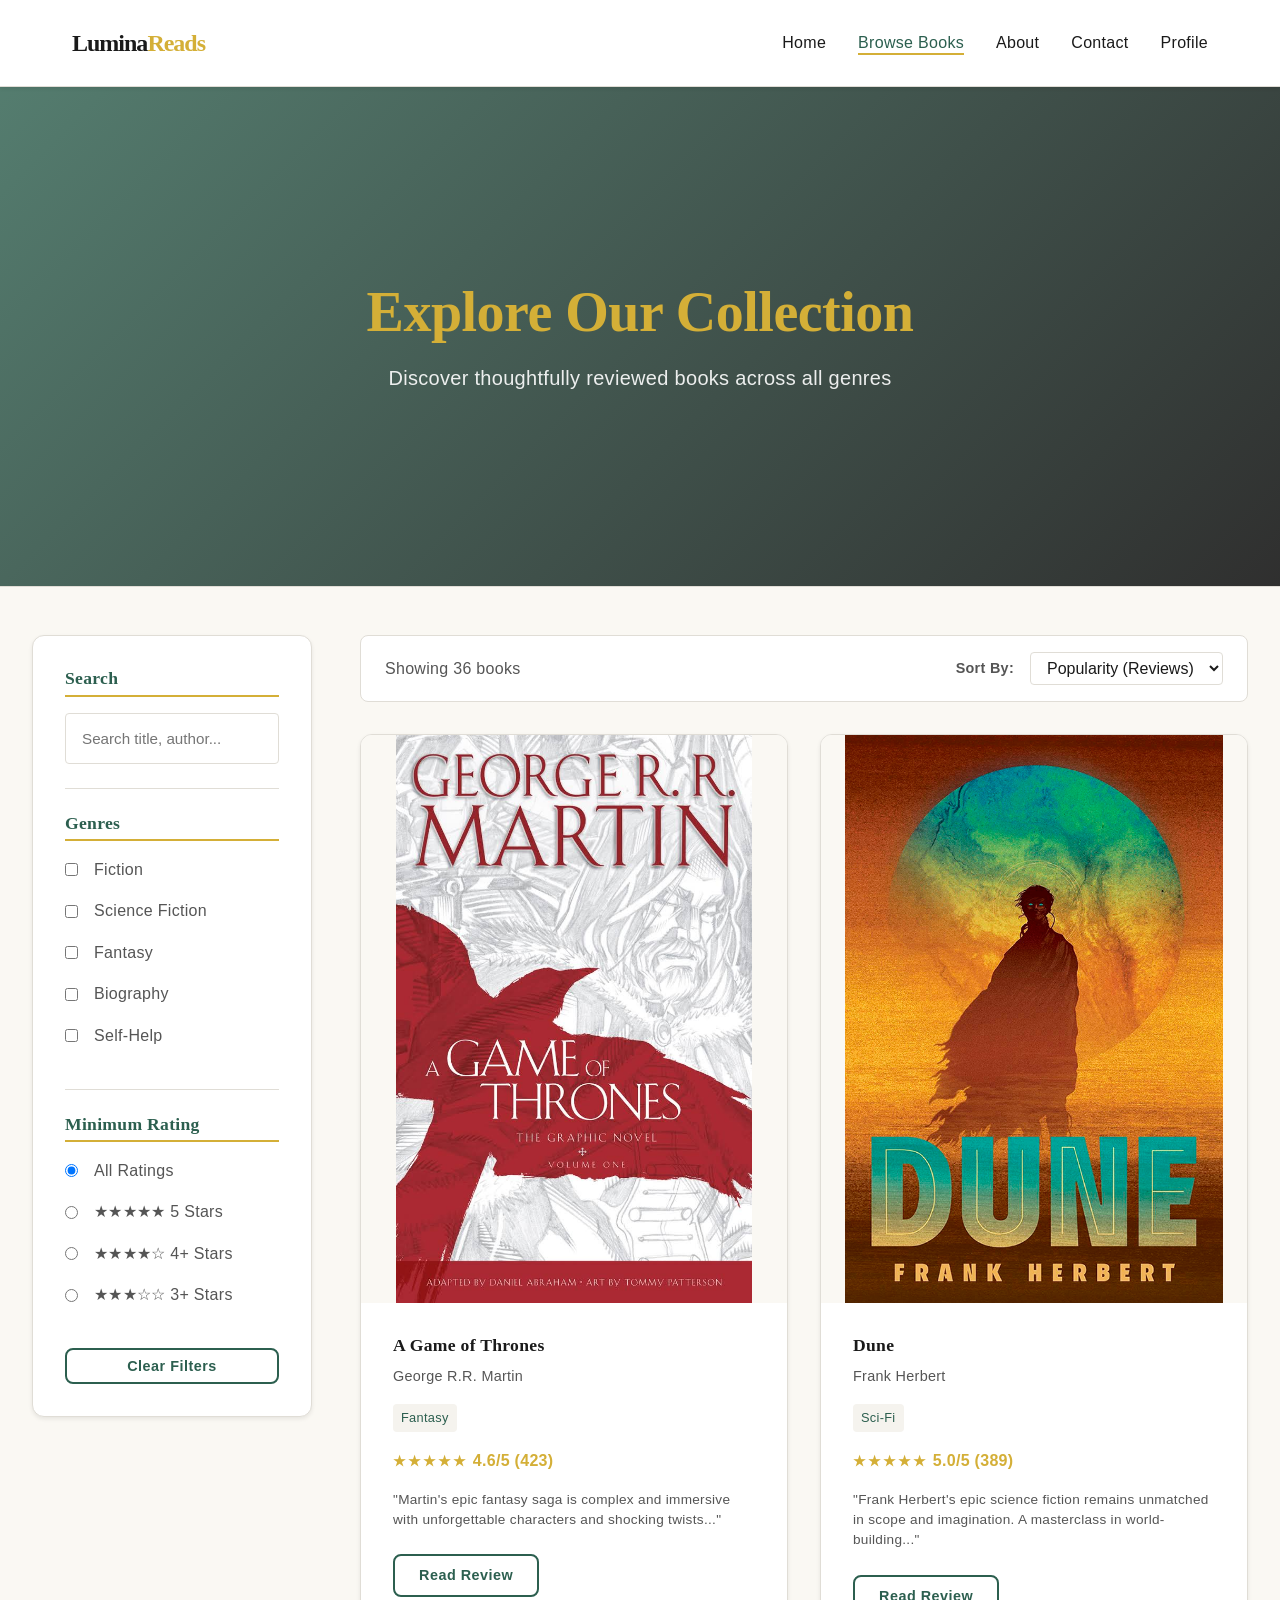
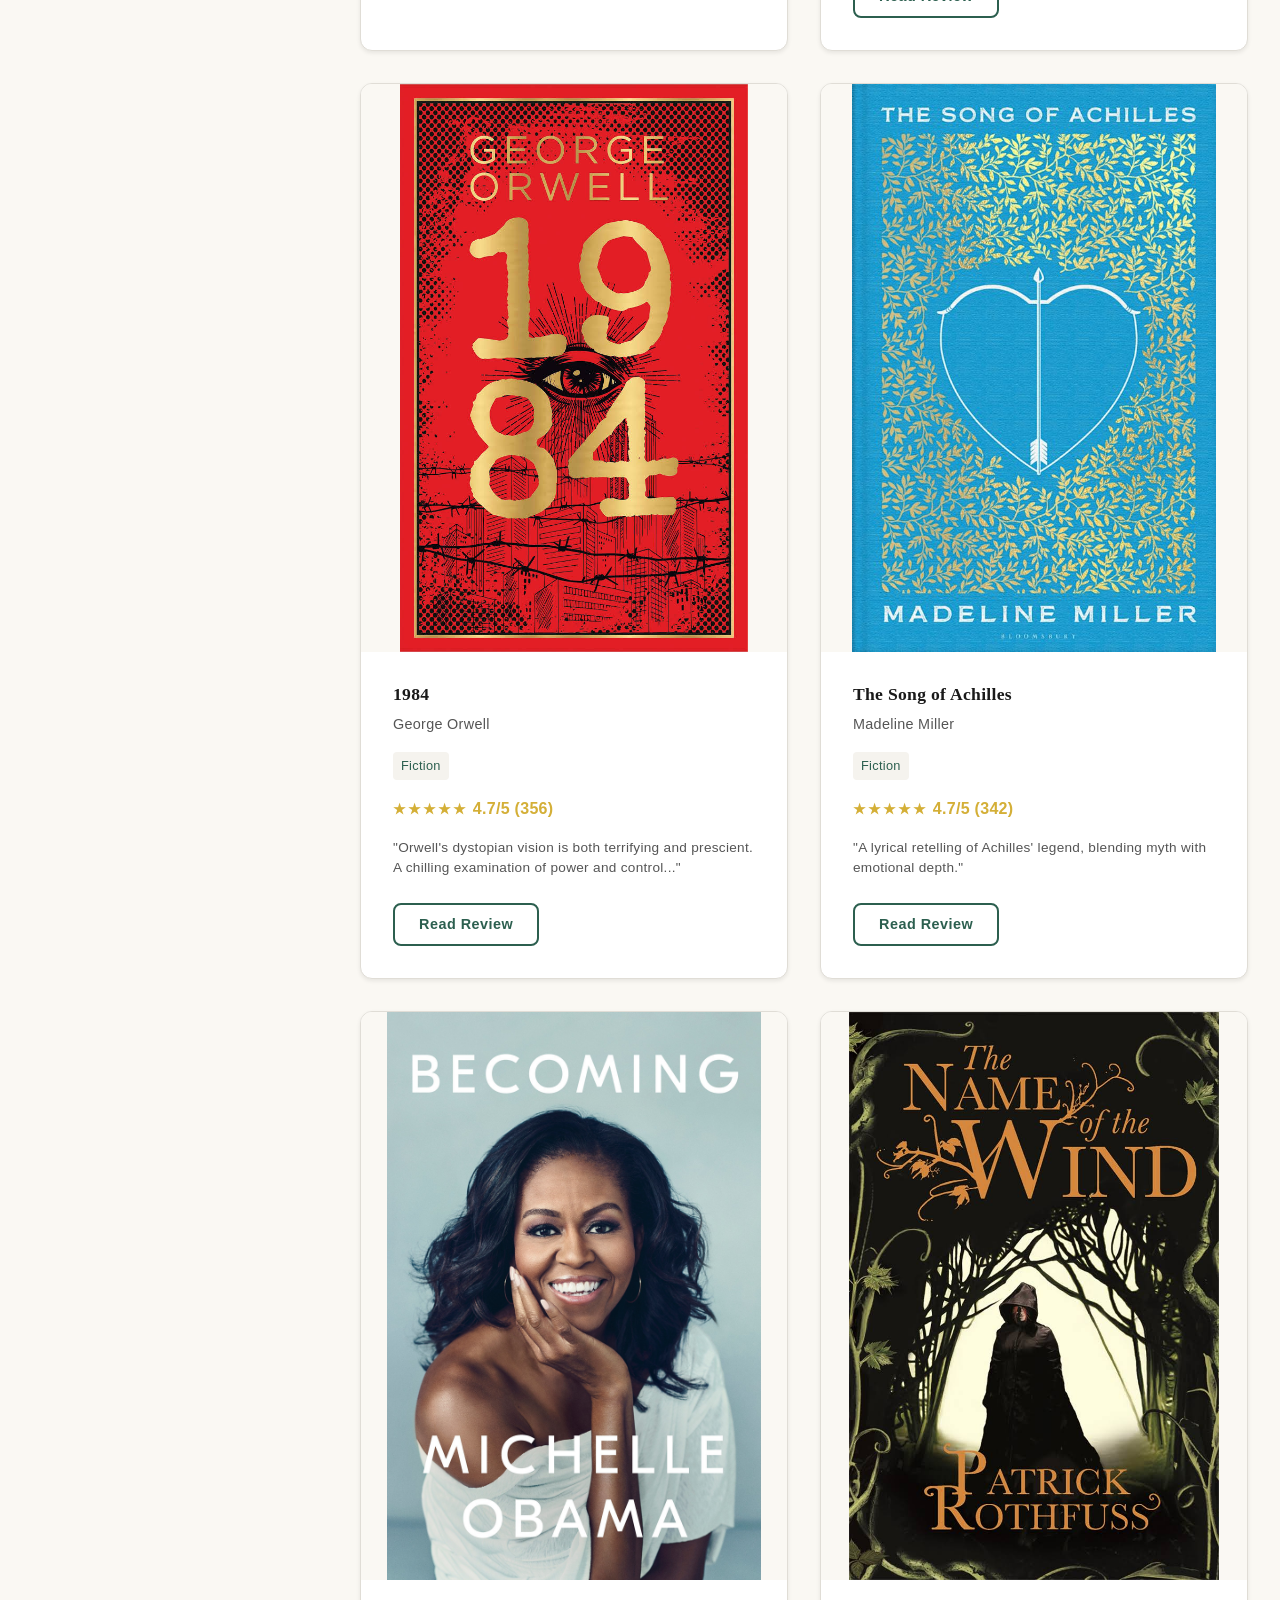
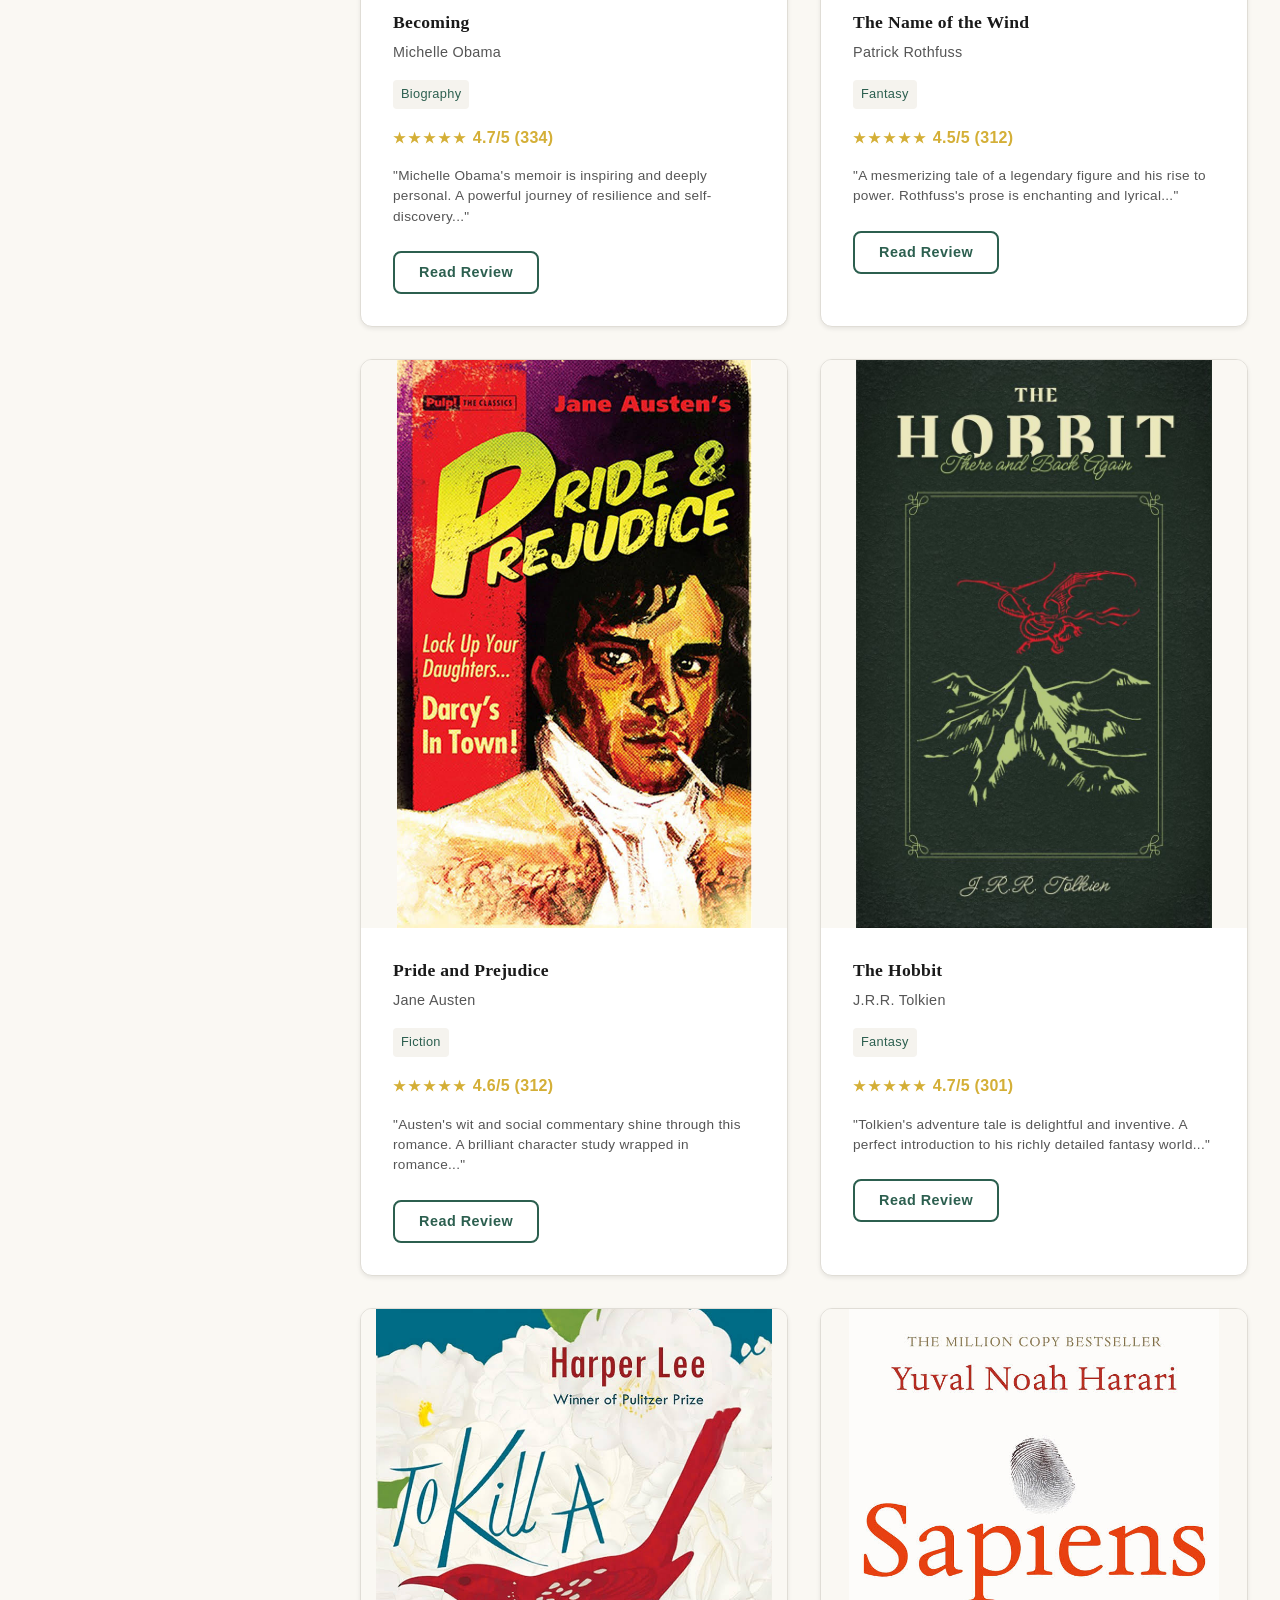
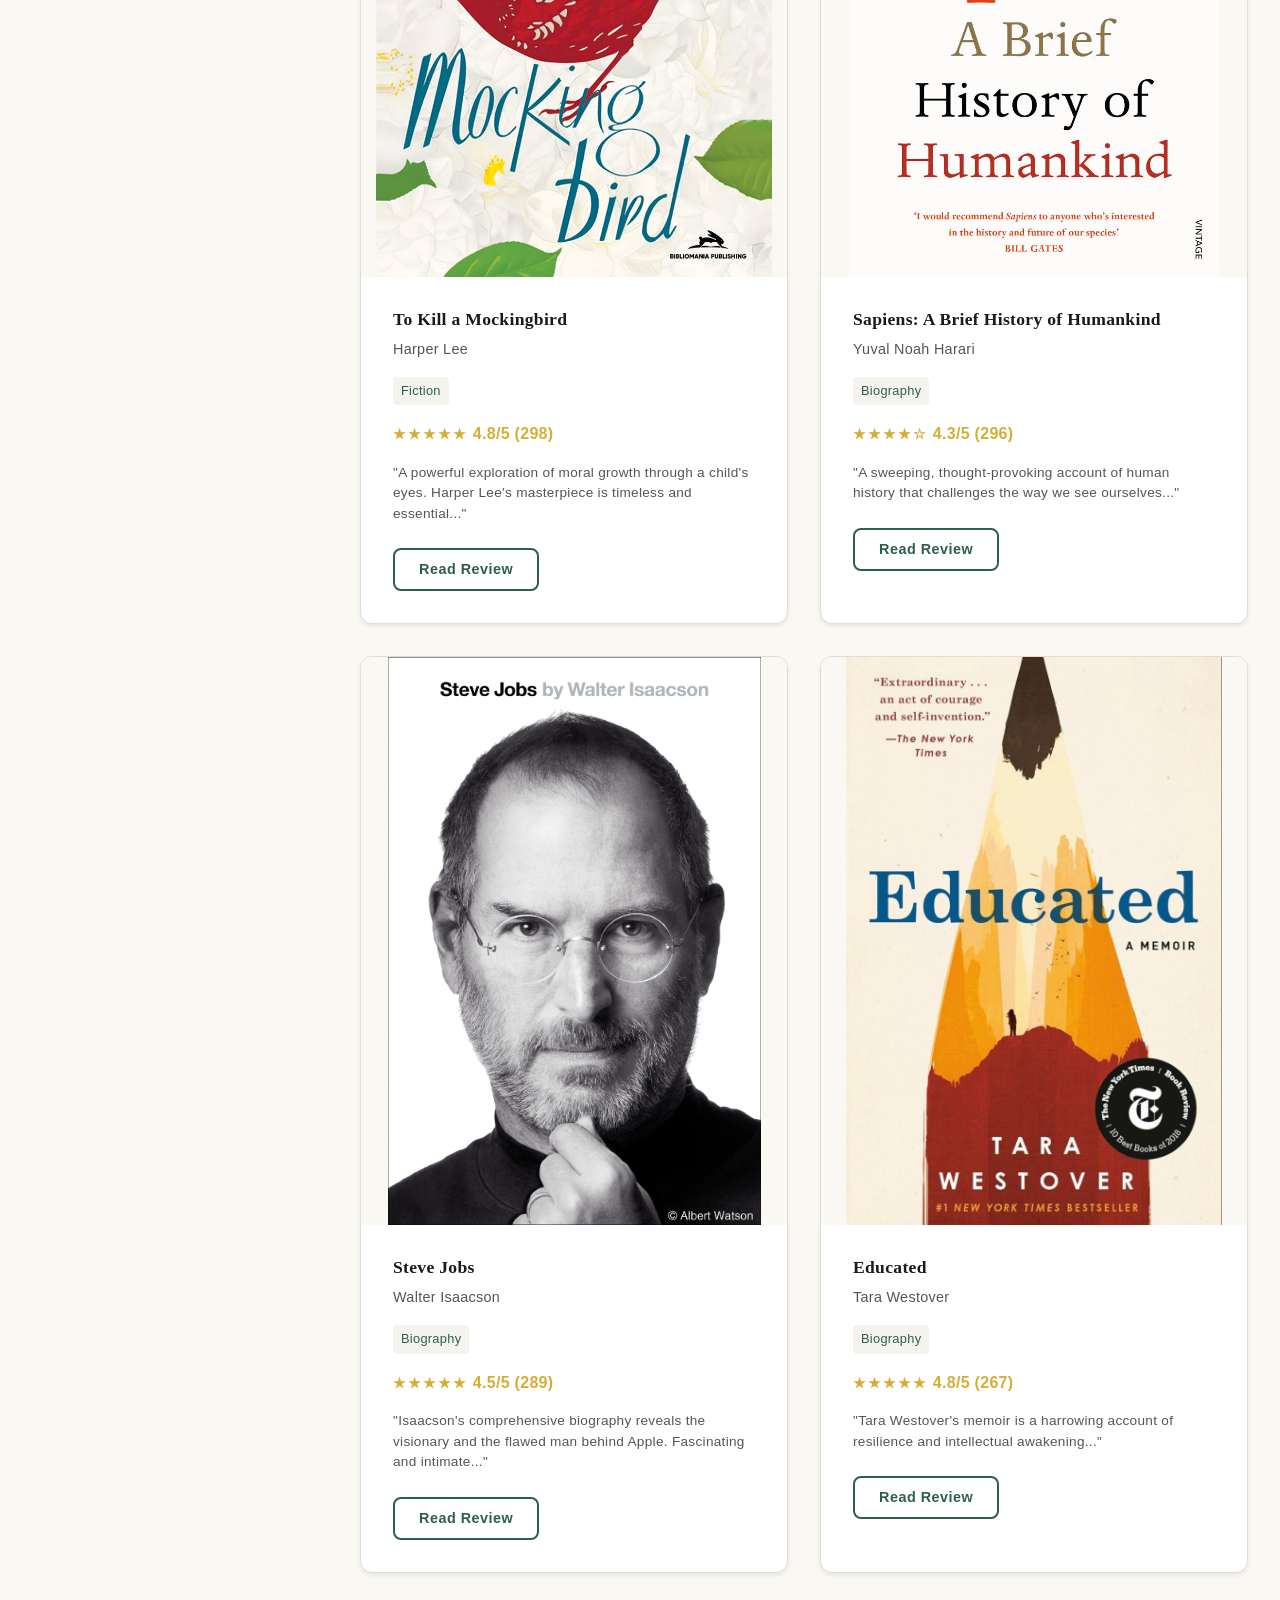
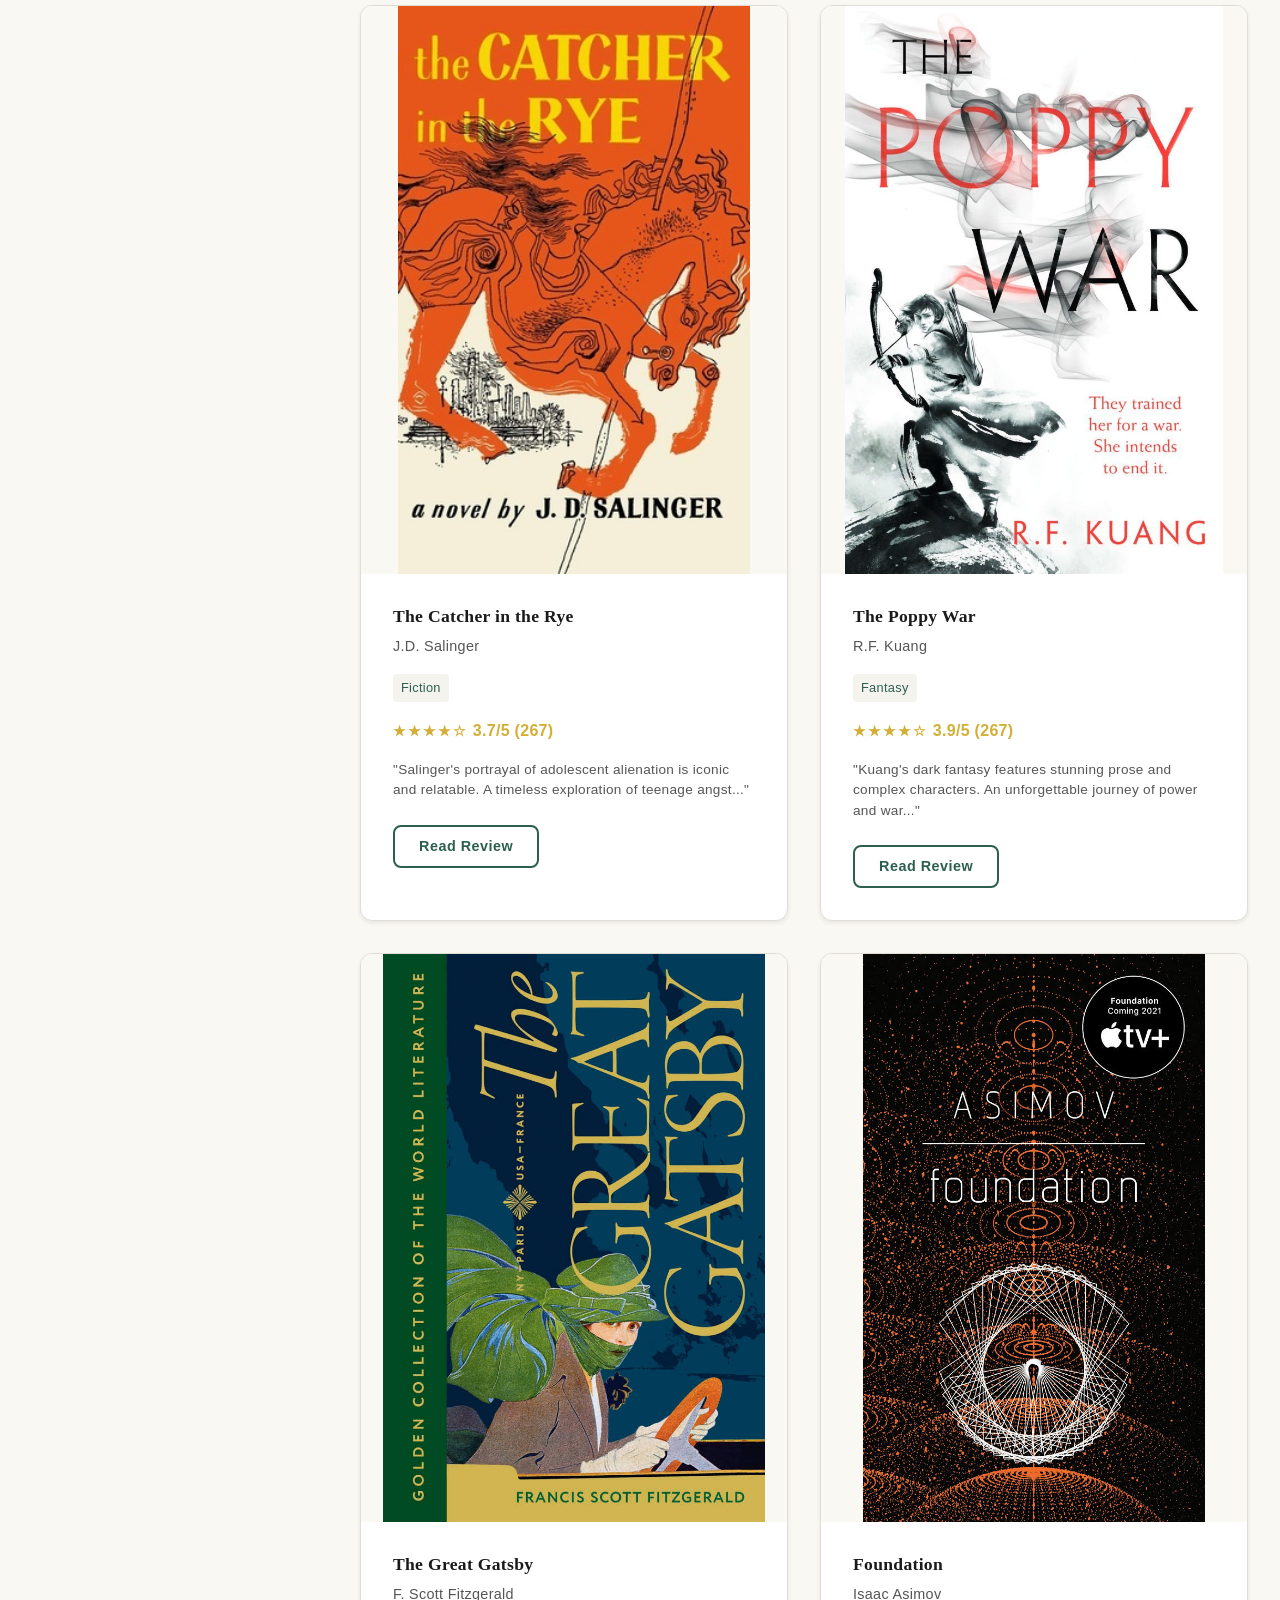
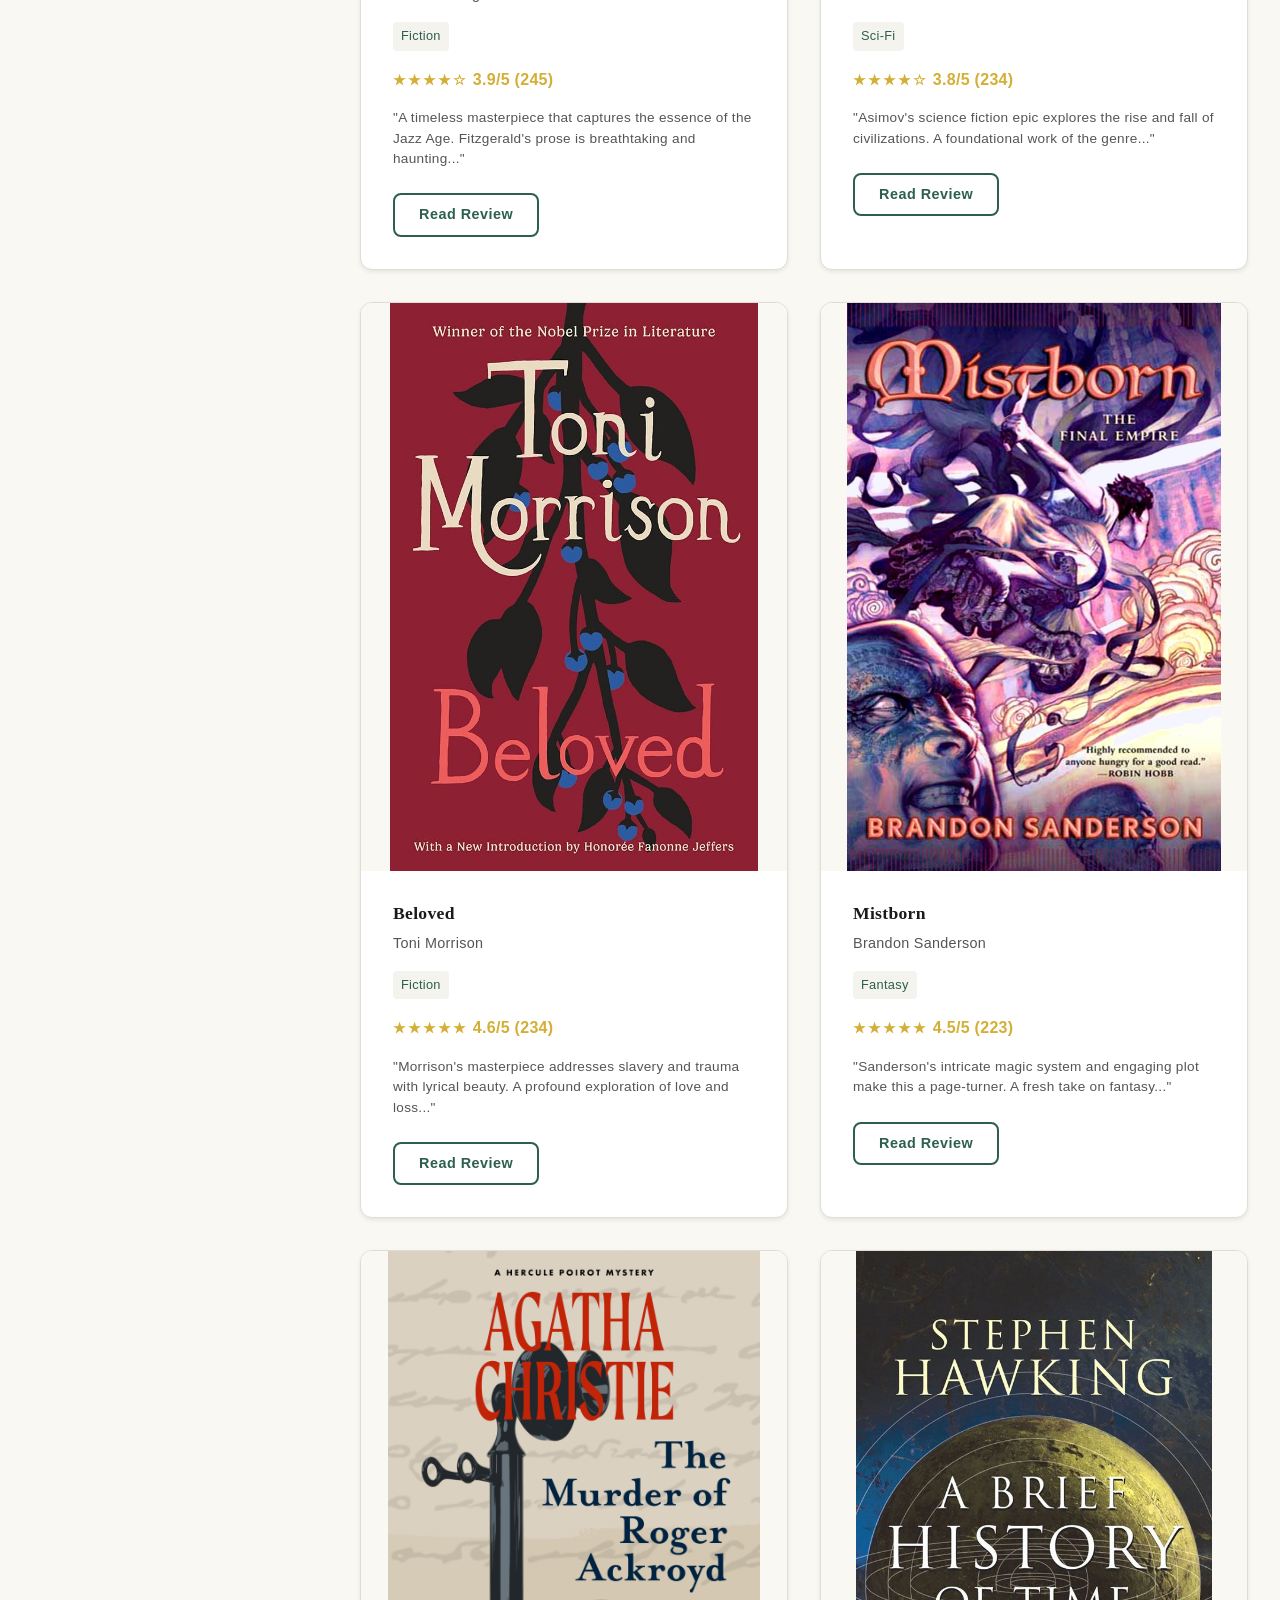
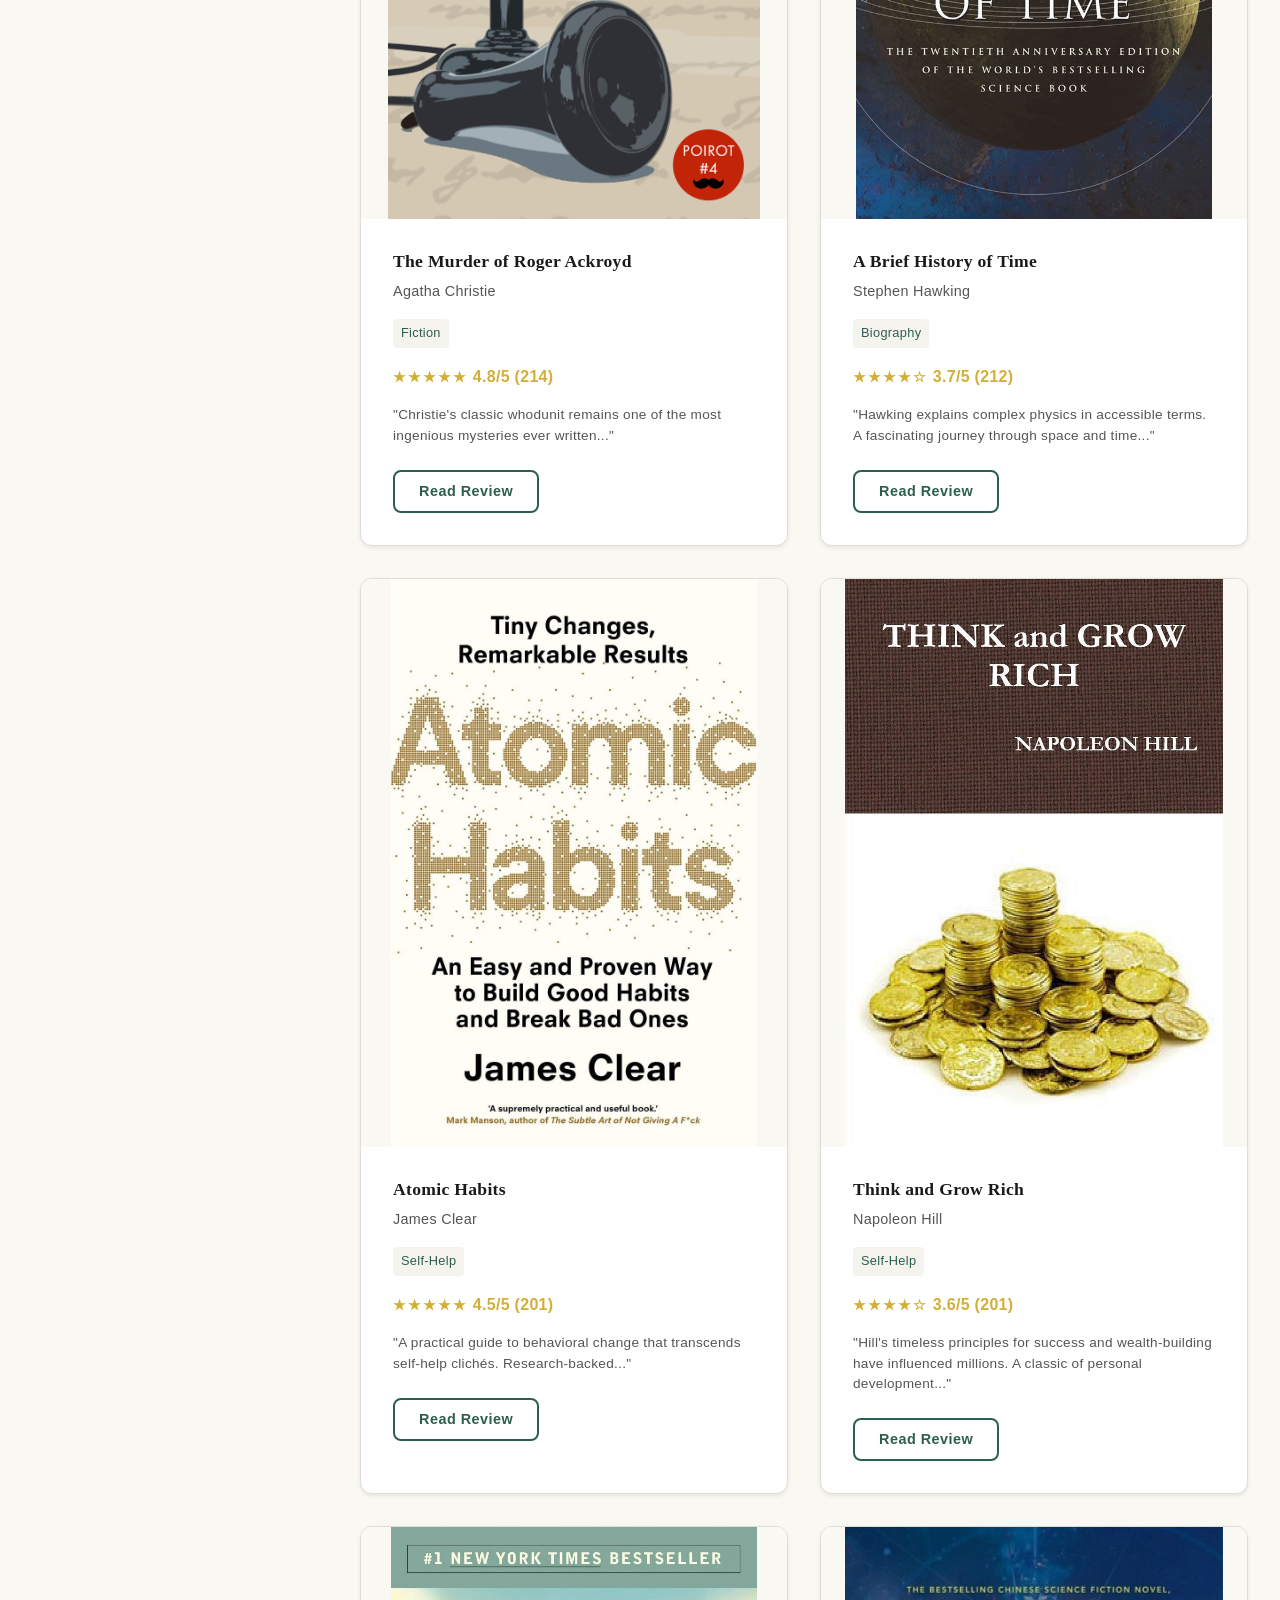
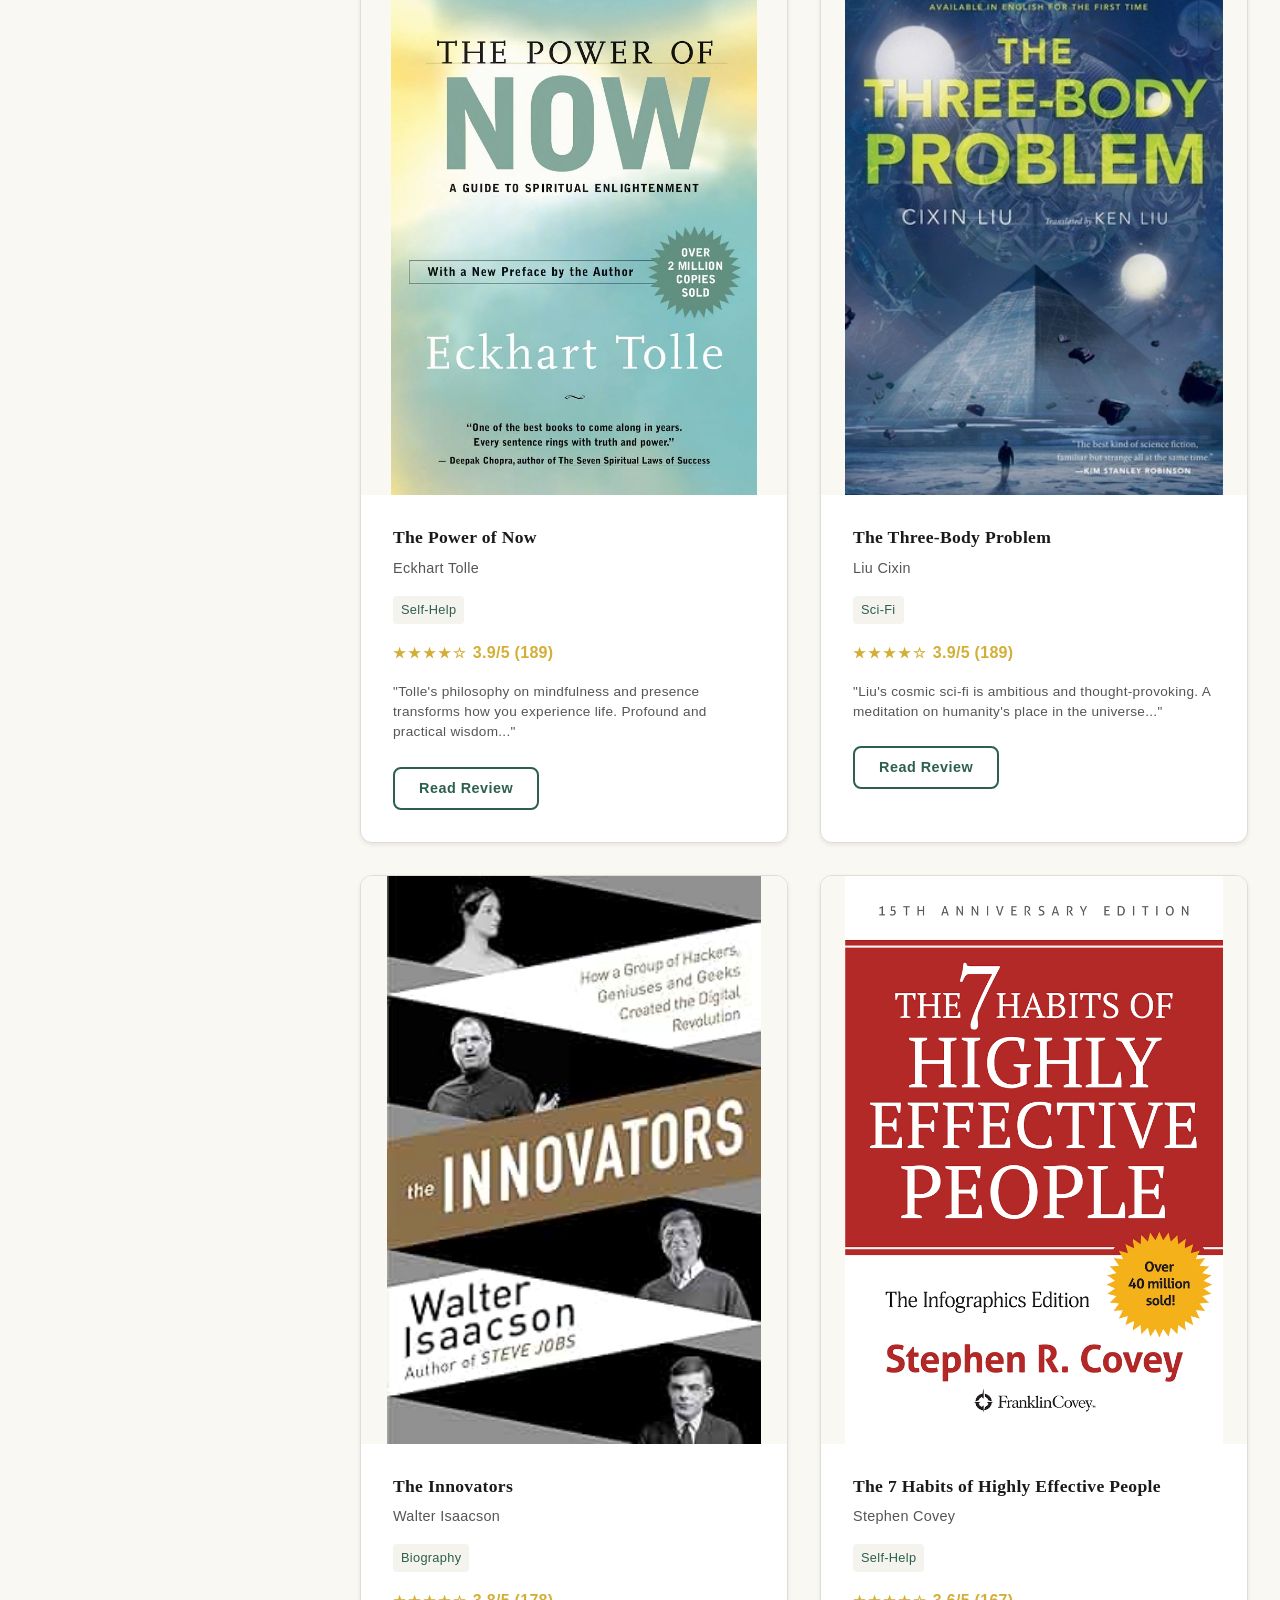
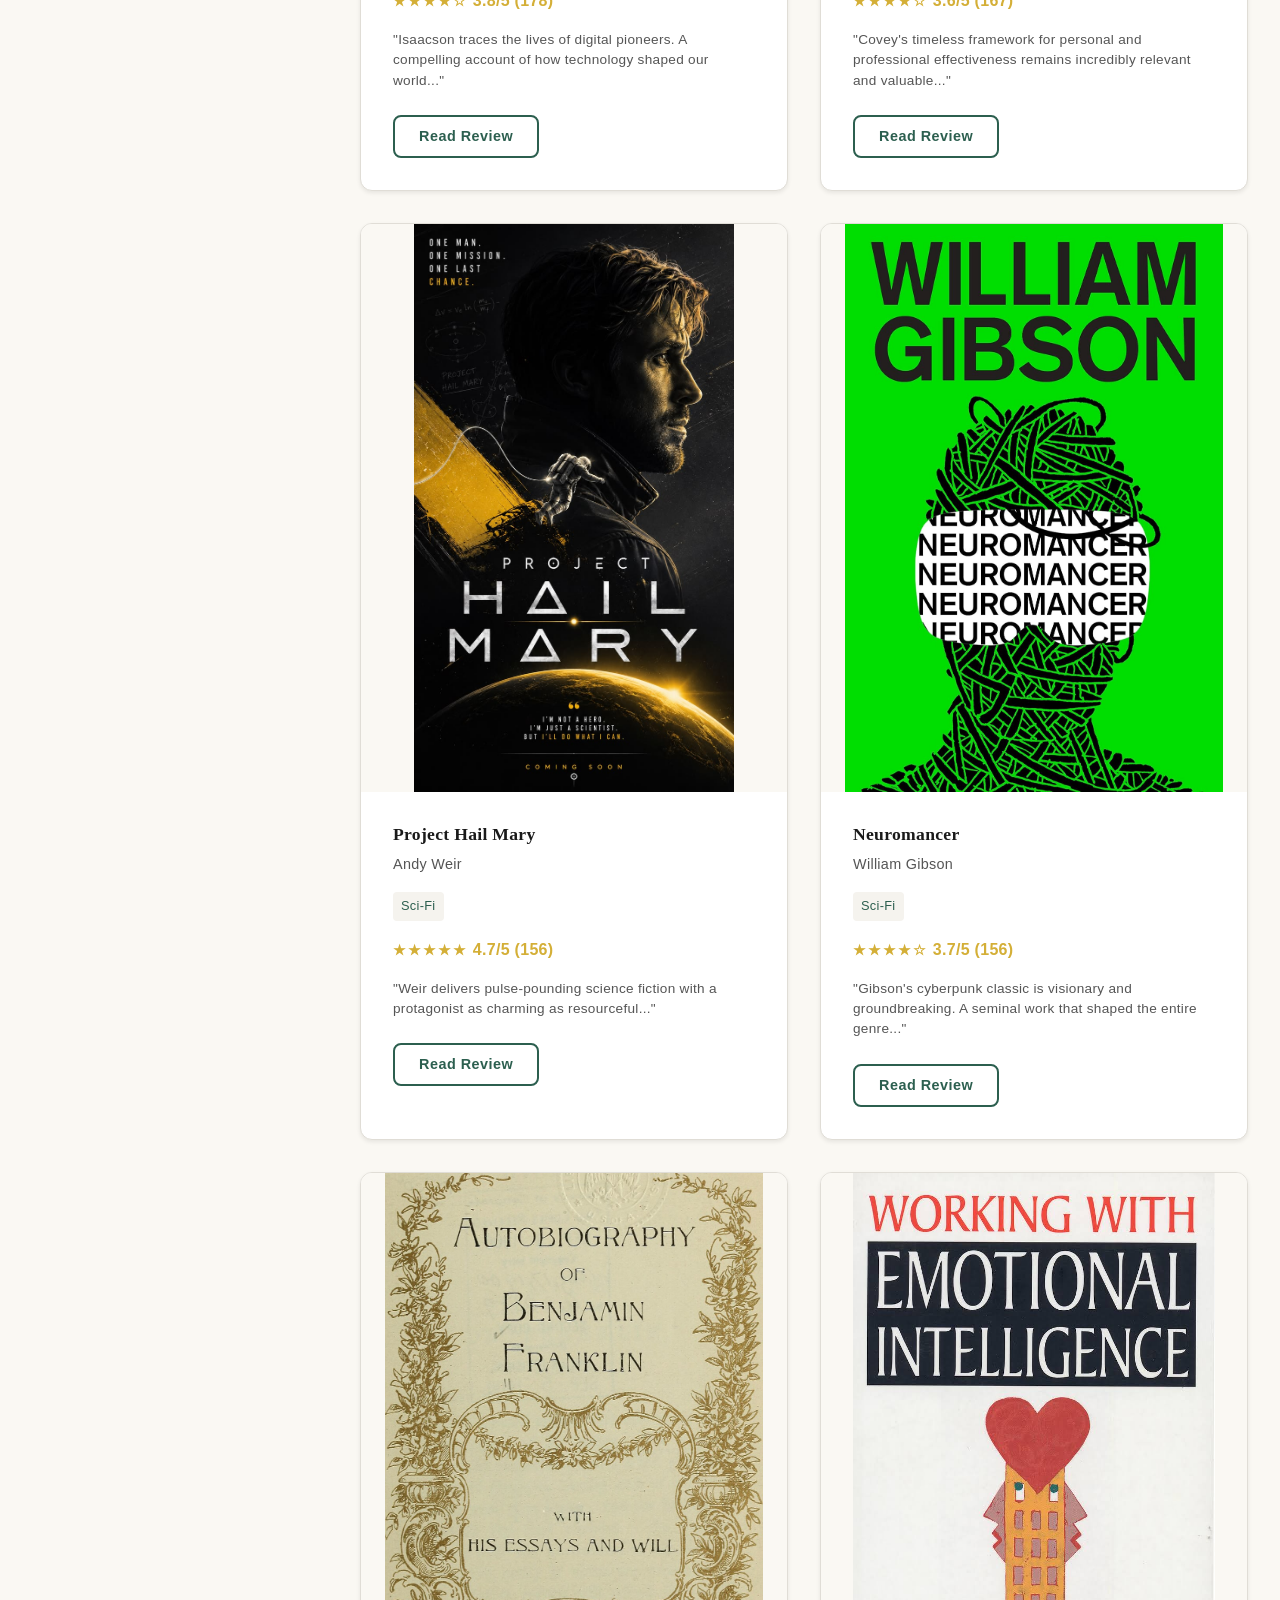
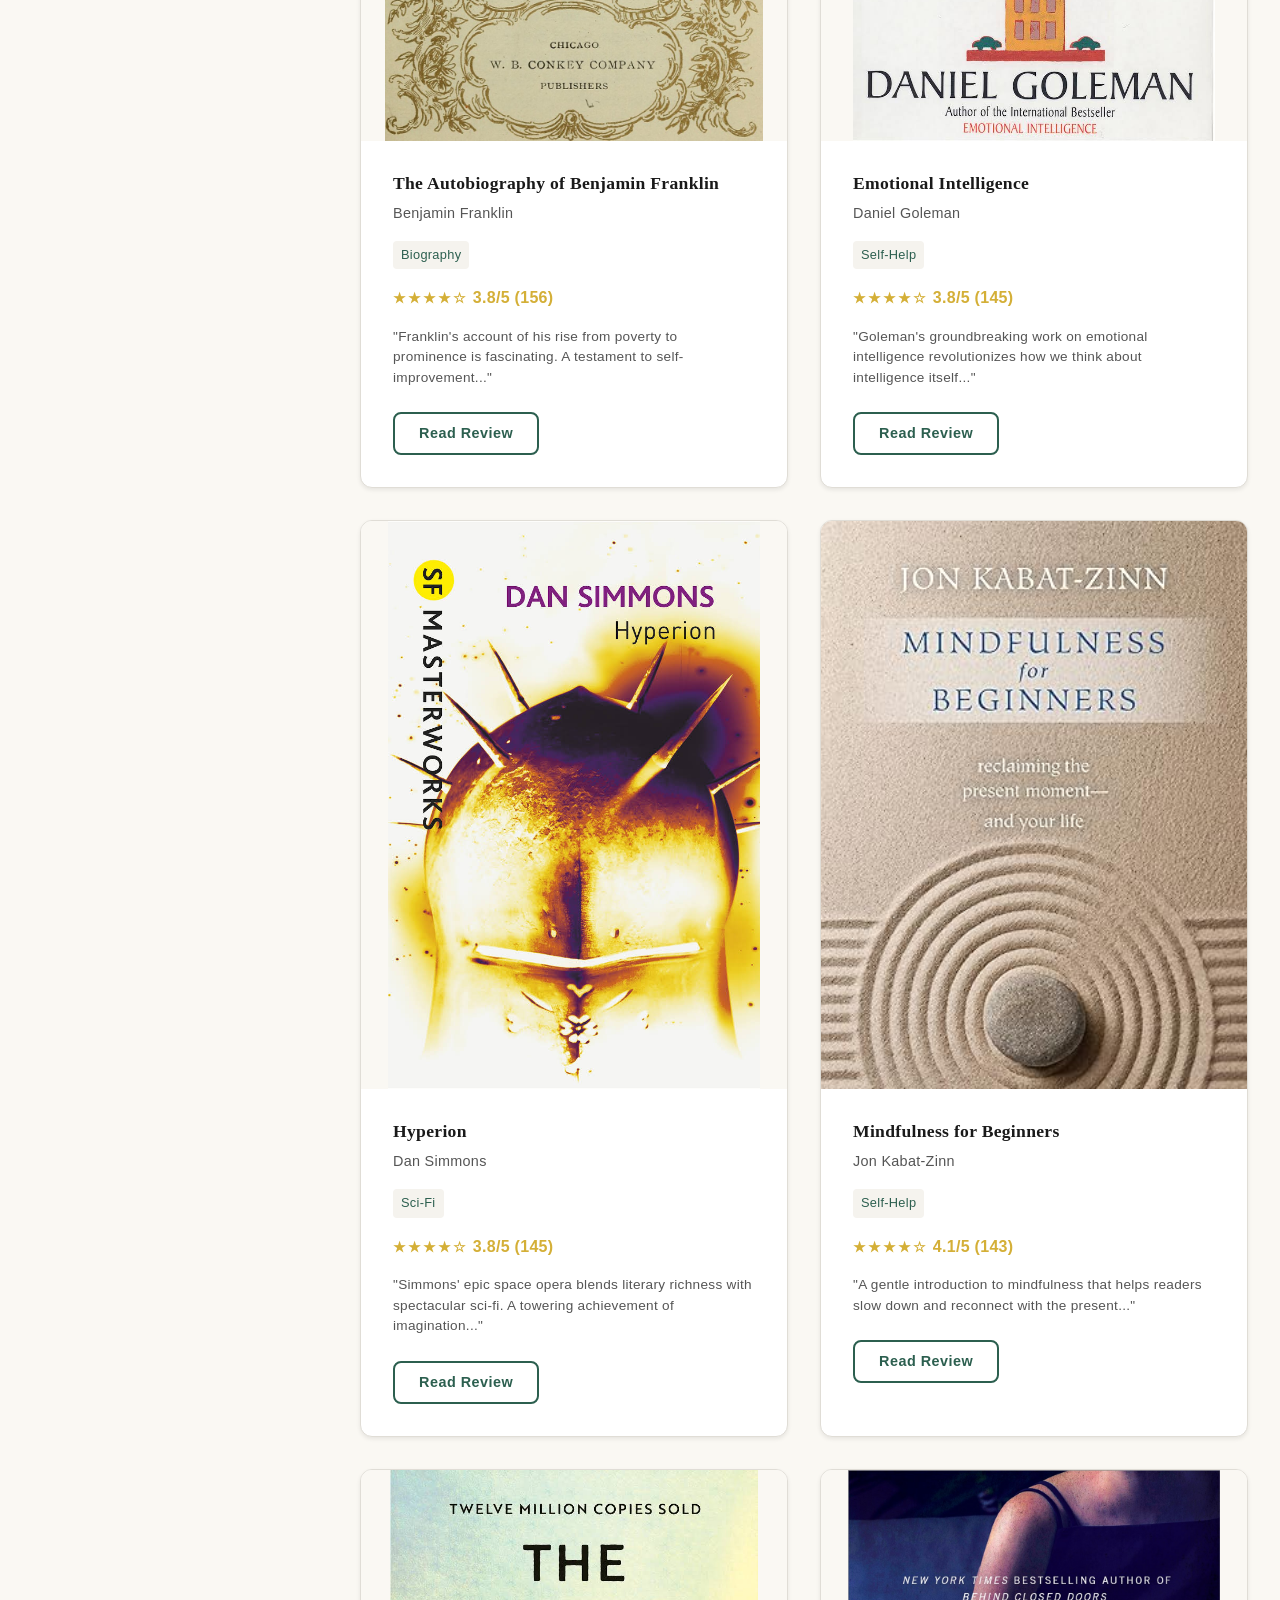
<file: books.html>
<!DOCTYPE html>
<html lang="en">
<head>
  <meta charset="UTF-8">
  <meta name="viewport" content="width=device-width, initial-scale=1.0">
  <meta name="description" content="Browse and filter our extensive collection of book reviews">
  <title>Browse Books - LuminaReads</title>
  <link rel="stylesheet" href="css/styles.css">
</head>
<body>
  <!-- ============================================================
       HEADER & NAVIGATION
       ============================================================ -->
  <header>
    <div class="header-container">
      <div class="logo">Lumina<span>Reads</span></div>
      <button class="mobile-menu-toggle" aria-label="Toggle menu" aria-expanded="false">☰</button>
      <nav>
        <ul>
          <li><a href="index.html">Home</a></li>
          <li><a href="books.html" class="active">Browse Books</a></li>
          <li><a href="about.html">About</a></li>
          <li><a href="contact.html">Contact</a></li>
          <li><a href="profile.html">Profile</a></li>
        </ul>
      </nav>
    </div>
  </header>

  <!-- ============================================================
       PAGE TITLE
       ============================================================ -->
  <section class="hero" style="background-color: var(--hover-bg); padding: var(--spacing-xl) var(--spacing-lg); border-bottom: 1px solid var(--border-color);">
    <div class="container">
      <h1 style="color: #d4af37; margin-bottom: var(--spacing-sm);">Explore Our Collection</h1>
      <p class="subtitle" style="margin: 0;">Discover thoughtfully reviewed books across all genres</p>
    </div>
  </section>

  <!-- ============================================================
       FILTERS SECTION
       ============================================================ -->
  <section class="section" style="padding: 0;">
    <div class="content-wrapper">
      <!-- Sidebar Filters -->
      <aside class="sidebar">
        <div class="filter-group" style="margin-bottom: var(--spacing-md); border-bottom: 1px solid var(--border-color); padding-bottom: var(--spacing-md);">
          <h4 style="font-family: var(--font-serif); font-size: 1.1rem; color: var(--secondary); margin-bottom: var(--spacing-sm); border-bottom: 2px solid var(--accent); padding-bottom: 5px;">Search</h4>
          <input type="text" id="search-input" placeholder="Search title, author..." style="width: 100%; padding: var(--spacing-sm); border: 1px solid var(--border-color); border-radius: var(--radius-sm); font-size: 0.95rem; margin-bottom: 0;">
        </div>
        
        <div class="filter-group" style="margin-bottom: var(--spacing-md); border-bottom: 1px solid var(--border-color); padding-bottom: var(--spacing-md);">
          <h4 style="font-family: var(--font-serif); font-size: 1.1rem; color: var(--secondary); margin-bottom: var(--spacing-sm); border-bottom: 2px solid var(--accent); padding-bottom: 5px;">Genres</h4>
          <div class="filter-option">
            <input type="checkbox" id="genre-fiction" value="Fiction" class="genre-checkbox">
            <label for="genre-fiction">Fiction</label>
          </div>
          <div class="filter-option">
            <input type="checkbox" id="genre-scifi" value="Sci-Fi" class="genre-checkbox">
            <label for="genre-scifi">Science Fiction</label>
          </div>
          <div class="filter-option">
            <input type="checkbox" id="genre-fantasy" value="Fantasy" class="genre-checkbox">
            <label for="genre-fantasy">Fantasy</label>
          </div>
          <div class="filter-option">
            <input type="checkbox" id="genre-biography" value="Biography" class="genre-checkbox">
            <label for="genre-biography">Biography</label>
          </div>
          <div class="filter-option">
            <input type="checkbox" id="genre-selfhelp" value="Self-Help" class="genre-checkbox">
            <label for="genre-selfhelp">Self-Help</label>
          </div>
        </div>

        <div class="filter-group" style="margin-bottom: var(--spacing-md); padding-bottom: 0;">
          <h4 style="font-family: var(--font-serif); font-size: 1.1rem; color: var(--secondary); margin-bottom: var(--spacing-sm); border-bottom: 2px solid var(--accent); padding-bottom: 5px;">Minimum Rating</h4>
          <div class="filter-option">
            <input type="radio" name="rating-filter" id="rating-all" value="0" checked>
            <label for="rating-all">All Ratings</label>
          </div>
          <div class="filter-option">
            <input type="radio" name="rating-filter" id="rating-5" value="5">
            <label for="rating-5">★★★★★ 5 Stars</label>
          </div>
          <div class="filter-option">
            <input type="radio" name="rating-filter" id="rating-4" value="4">
            <label for="rating-4">★★★★☆ 4+ Stars</label>
          </div>
          <div class="filter-option">
            <input type="radio" name="rating-filter" id="rating-3" value="3">
            <label for="rating-3">★★★☆☆ 3+ Stars</label>
          </div>
        </div>

        <button id="clear-filters-btn" class="btn btn-small btn-secondary" style="width: 100%; margin-top: var(--spacing-sm); justify-content: center;">Clear Filters</button>
      </aside>

      <!-- Main Directory Area -->
      <main class="main-content">
        <!-- Top Toolbar with Sort & Summary -->
        <div style="background-color: var(--surface); padding: var(--spacing-sm) var(--spacing-md); border-radius: var(--radius-md); border: 1px solid var(--border-color); margin-bottom: var(--spacing-lg); display: flex; justify-content: space-between; align-items: center; flex-wrap: wrap; gap: var(--spacing-sm);">
          <div id="results-count" style="font-weight: 500; color: var(--text-secondary);">Showing all books</div>
          <div style="display: flex; align-items: center; gap: var(--spacing-sm);">
            <label for="sort-select" style="font-weight: 600; font-size: 0.9rem; color: var(--text-secondary); margin: 0; white-space: nowrap;">Sort By:</label>
            <select id="sort-select" style="padding: 6px 12px; border: 1px solid var(--border-color); border-radius: var(--radius-sm); background-color: var(--surface); cursor: pointer; margin-bottom: 0; width: auto;">
              <option value="popularity">Popularity (Reviews)</option>
              <option value="rating">Top Rated</option>
              <option value="az">A - Z</option>
              <option value="za">Z - A</option>
            </select>
          </div>
        </div>

        <div class="grid grid-3" id="books-grid">
        <!-- Book 1 -->
        <div class="book-card">
          <div class="book-card-image">
            <img src="photo/71ls-I6A5KL._SY466_.jpg" alt="The Midnight Library cover">
          </div>
          <div class="book-card-content">
            <h3 class="book-card-title">The Midnight Library</h3>
            <p class="book-card-author">Matt Haig</p>
            <div style="margin-bottom: var(--spacing-sm);">
              <span style="display: inline-block; background-color: var(--hover-bg); padding: 4px 8px; border-radius: var(--radius-sm); font-size: 0.8rem; color: var(--secondary);">Fiction</span>
            </div>
            <div class="rating">
              <span class="stars">★★★★★</span> 5.0/5 (124)
            </div>
            <p class="review-snippet">"A haunting exploration of life's what-ifs and infinite possibilities..."</p>
            <div class="book-card-footer">
              <a href="book-detail.html" class="btn btn-small btn-secondary">Read Review</a>
            </div>
          </div>
        </div>

        <!-- Book 2 -->
        <div class="book-card">
          <div class="book-card-image">
            <img src="photo/c7efa512074c8d2f6c0bedf97f8e0511.jpg" alt="Piranesi cover">
          </div>
          <div class="book-card-content">
            <h3 class="book-card-title">Piranesi</h3>
            <p class="book-card-author">Susanna Clarke</p>
            <div style="margin-bottom: var(--spacing-sm);">
              <span style="display: inline-block; background-color: var(--hover-bg); padding: 4px 8px; border-radius: var(--radius-sm); font-size: 0.8rem; color: var(--secondary);">Fantasy</span>
            </div>
            <div class="rating">
              <span class="stars">★★★★★</span> 4.6/5 (89)
            </div>
            <p class="review-snippet">"An enigmatic masterpiece that defies genre. Mesmerizing and unsettling..."</p>
            <div class="book-card-footer">
              <a href="book-detail.html" class="btn btn-small btn-secondary">Read Review</a>
            </div>
          </div>
        </div>

        <!-- Book 3 -->
        <div class="book-card">
          <div class="book-card-image">
            <img src="photo/Project Hail Mary.jpg" alt="Project Hail Mary cover">
          </div>
          <div class="book-card-content">
            <h3 class="book-card-title">Project Hail Mary</h3>
            <p class="book-card-author">Andy Weir</p>
            <div style="margin-bottom: var(--spacing-sm);">
              <span style="display: inline-block; background-color: var(--hover-bg); padding: 4px 8px; border-radius: var(--radius-sm); font-size: 0.8rem; color: var(--secondary);">Sci-Fi</span>
            </div>
            <div class="rating">
              <span class="stars">★★★★★</span> 4.7/5 (156)
            </div>
            <p class="review-snippet">"Weir delivers pulse-pounding science fiction with a protagonist as charming as resourceful..."</p>
            <div class="book-card-footer">
              <a href="book-detail.html" class="btn btn-small btn-secondary">Read Review</a>
            </div>
          </div>
        </div>

        <!-- Book 4 -->
        <div class="book-card">
          <div class="book-card-image">
            <img src="photo/AtomicHabits.jpg" alt="Atomic Habits cover">
          </div>
          <div class="book-card-content">
            <h3 class="book-card-title">Atomic Habits</h3>
            <p class="book-card-author">James Clear</p>
            <div style="margin-bottom: var(--spacing-sm);">
              <span style="display: inline-block; background-color: var(--hover-bg); padding: 4px 8px; border-radius: var(--radius-sm); font-size: 0.8rem; color: var(--secondary);">Self-Help</span>
            </div>
            <div class="rating">
              <span class="stars">★★★★★</span> 4.5/5 (201)
            </div>
            <p class="review-snippet">"A practical guide to behavioral change that transcends self-help clichés. Research-backed..."</p>
            <div class="book-card-footer">
              <a href="book-detail.html" class="btn btn-small btn-secondary">Read Review</a>
            </div>
          </div>
        </div>
        <!-- Book 5 -->
        <div class="book-card">
          <div class="book-card-image">
            <img src="photo/song-of-achilles.jpg" alt="The Song of Achilles cover">
          </div>
          <div class="book-card-content">
            <h3 class="book-card-title">The Song of Achilles</h3>
            <p class="book-card-author">Madeline Miller</p>
            <div style="margin-bottom: var(--spacing-sm);">
              <span style="display: inline-block; background-color: var(--hover-bg); padding: 4px 8px; border-radius: var(--radius-sm); font-size: 0.8rem; color: var(--secondary);">Fiction</span>
            </div>
            <div class="rating">
              <span class="stars">★★★★★</span> 4.7/5 (342)
            </div>
            <p class="review-snippet">"A lyrical retelling of Achilles' legend, blending myth with emotional depth."</p>
            <div class="book-card-footer">
              <a href="book-detail.html" class="btn btn-small btn-secondary">Read Review</a>
            </div>
          </div>
        </div>



        <!-- Book 6 -->
        <div class="book-card">
          <div class="book-card-image">
            <img src="photo/Educated.jpg" alt="Educated cover">
          </div>
          <div class="book-card-content">
            <h3 class="book-card-title">Educated</h3>
            <p class="book-card-author">Tara Westover</p>
            <div style="margin-bottom: var(--spacing-sm);">
              <span style="display: inline-block; background-color: var(--hover-bg); padding: 4px 8px; border-radius: var(--radius-sm); font-size: 0.8rem; color: var(--secondary);">Biography</span>
            </div>
            <div class="rating">
              <span class="stars">★★★★★</span> 4.8/5 (267)
            </div>
            <p class="review-snippet">"Tara Westover's memoir is a harrowing account of resilience and intellectual awakening..."</p>
            <div class="book-card-footer">
              <a href="book-detail.html" class="btn btn-small btn-secondary">Read Review</a>
            </div>
          </div>
        </div>

        <!-- Book 7 -->
        <div class="book-card">
          <div class="book-card-image">
            <img src="photo/To kill a morking bird.jpg" alt="To Kill a Mockingbird cover">
          </div>
          <div class="book-card-content">
            <h3 class="book-card-title">To Kill a Mockingbird</h3>
            <p class="book-card-author">Harper Lee</p>
            <div style="margin-bottom: var(--spacing-sm);">
              <span style="display: inline-block; background-color: var(--hover-bg); padding: 4px 8px; border-radius: var(--radius-sm); font-size: 0.8rem; color: var(--secondary);">Fiction</span>
            </div>
            <div class="rating">
              <span class="stars">★★★★★</span> 4.8/5 (298)
            </div>
            <p class="review-snippet">"A powerful exploration of moral growth through a child's eyes. Harper Lee's masterpiece is timeless and essential..."</p>
            <div class="book-card-footer">
              <a href="book-detail.html" class="btn btn-small btn-secondary">Read Review</a>
            </div>
          </div>
        </div>

        <!-- Book 8 -->
        <div class="book-card">
          <div class="book-card-image">
            <img src="photo/The Name of the Wind.jpg" alt="The Name of the Wind cover">
          </div>
          <div class="book-card-content">
            <h3 class="book-card-title">The Name of the Wind</h3>
            <p class="book-card-author">Patrick Rothfuss</p>
            <div style="margin-bottom: var(--spacing-sm);">
              <span style="display: inline-block; background-color: var(--hover-bg); padding: 4px 8px; border-radius: var(--radius-sm); font-size: 0.8rem; color: var(--secondary);">Fantasy</span>
            </div>
            <div class="rating">
              <span class="stars">★★★★★</span> 4.5/5 (312)
            </div>
            <p class="review-snippet">"A mesmerizing tale of a legendary figure and his rise to power. Rothfuss's prose is enchanting and lyrical..."</p>
            <div class="book-card-footer">
              <a href="book-detail.html" class="btn btn-small btn-secondary">Read Review</a>
            </div>
          </div>
        </div>

        <!-- Book 9 -->
        <div class="book-card">
          <div class="book-card-image">
            <img src="photo/Foundation.jpg" alt="Foundation cover">
          </div>
          <div class="book-card-content">
            <h3 class="book-card-title">Foundation</h3>
            <p class="book-card-author">Isaac Asimov</p>
            <div style="margin-bottom: var(--spacing-sm);">
              <span style="display: inline-block; background-color: var(--hover-bg); padding: 4px 8px; border-radius: var(--radius-sm); font-size: 0.8rem; color: var(--secondary);">Sci-Fi</span>
            </div>
            <div class="rating">
              <span class="stars">★★★★☆</span> 3.8/5 (234)
            </div>
            <p class="review-snippet">"Asimov's science fiction epic explores the rise and fall of civilizations. A foundational work of the genre..."</p>
            <div class="book-card-footer">
              <a href="book-detail.html" class="btn btn-small btn-secondary">Read Review</a>
            </div>
          </div>
        </div>

        <!-- Book 10 -->
        <div class="book-card">
          <div class="book-card-image">
            <img src="photo/The Power of Now.jpg" alt="The Power of Now cover">
          </div>
          <div class="book-card-content">
            <h3 class="book-card-title">The Power of Now</h3>
            <p class="book-card-author">Eckhart Tolle</p>
            <div style="margin-bottom: var(--spacing-sm);">
              <span style="display: inline-block; background-color: var(--hover-bg); padding: 4px 8px; border-radius: var(--radius-sm); font-size: 0.8rem; color: var(--secondary);">Self-Help</span>
            </div>
            <div class="rating">
              <span class="stars">★★★★☆</span> 3.9/5 (189)
            </div>
            <p class="review-snippet">"Tolle's philosophy on mindfulness and presence transforms how you experience life. Profound and practical wisdom..."</p>
            <div class="book-card-footer">
              <a href="book-detail.html" class="btn btn-small btn-secondary">Read Review</a>
            </div>
          </div>
        </div>

        <!-- Book 11 -->
        <div class="book-card">
          <div class="book-card-image">
            <img src="photo/1984.jpg" alt="1984 cover">
          </div>
          <div class="book-card-content">
            <h3 class="book-card-title">1984</h3>
            <p class="book-card-author">George Orwell</p>
            <div style="margin-bottom: var(--spacing-sm);">
              <span style="display: inline-block; background-color: var(--hover-bg); padding: 4px 8px; border-radius: var(--radius-sm); font-size: 0.8rem; color: var(--secondary);">Fiction</span>
            </div>
            <div class="rating">
              <span class="stars">★★★★★</span> 4.7/5 (356)
            </div>
            <p class="review-snippet">"Orwell's dystopian vision is both terrifying and prescient. A chilling examination of power and control..."</p>
            <div class="book-card-footer">
              <a href="book-detail.html" class="btn btn-small btn-secondary">Read Review</a>
            </div>
          </div>
        </div>

        <!-- Book 12 -->
        <div class="book-card">
          <div class="book-card-image">
            <img src="photo/A Game of Thrones.jpg" alt="A Game of Thrones cover">
          </div>
          <div class="book-card-content">
            <h3 class="book-card-title">A Game of Thrones</h3>
            <p class="book-card-author">George R.R. Martin</p>
            <div style="margin-bottom: var(--spacing-sm);">
              <span style="display: inline-block; background-color: var(--hover-bg); padding: 4px 8px; border-radius: var(--radius-sm); font-size: 0.8rem; color: var(--secondary);">Fantasy</span>
            </div>
            <div class="rating">
              <span class="stars">★★★★★</span> 4.6/5 (423)
            </div>
            <p class="review-snippet">"Martin's epic fantasy saga is complex and immersive with unforgettable characters and shocking twists..."</p>
            <div class="book-card-footer">
              <a href="book-detail.html" class="btn btn-small btn-secondary">Read Review</a>
            </div>
          </div>
        </div>

        <!-- Book 13 -->
        <div class="book-card">
          <div class="book-card-image">
            <img src="photo/Neuromancer.jpg" alt="Neuromancer cover">
          </div>
          <div class="book-card-content">
            <h3 class="book-card-title">Neuromancer</h3>
            <p class="book-card-author">William Gibson</p>
            <div style="margin-bottom: var(--spacing-sm);">
              <span style="display: inline-block; background-color: var(--hover-bg); padding: 4px 8px; border-radius: var(--radius-sm); font-size: 0.8rem; color: var(--secondary);">Sci-Fi</span>
            </div>
            <div class="rating">
              <span class="stars">★★★★☆</span> 3.7/5 (156)
            </div>
            <p class="review-snippet">"Gibson's cyberpunk classic is visionary and groundbreaking. A seminal work that shaped the entire genre..."</p>
            <div class="book-card-footer">
              <a href="book-detail.html" class="btn btn-small btn-secondary">Read Review</a>
            </div>
          </div>
        </div>

        <!-- Book 14 -->
        <div class="book-card">
          <div class="book-card-image">
            <img src="photo/Steve Jobs.jpg" alt="Steve Jobs cover">
          </div>
          <div class="book-card-content">
            <h3 class="book-card-title">Steve Jobs</h3>
            <p class="book-card-author">Walter Isaacson</p>
            <div style="margin-bottom: var(--spacing-sm);">
              <span style="display: inline-block; background-color: var(--hover-bg); padding: 4px 8px; border-radius: var(--radius-sm); font-size: 0.8rem; color: var(--secondary);">Biography</span>
            </div>
            <div class="rating">
              <span class="stars">★★★★★</span> 4.5/5 (289)
            </div>
            <p class="review-snippet">"Isaacson's comprehensive biography reveals the visionary and the flawed man behind Apple. Fascinating and intimate..."</p>
            <div class="book-card-footer">
              <a href="book-detail.html" class="btn btn-small btn-secondary">Read Review</a>
            </div>
          </div>
        </div>

        <!-- Book 15 -->
        <div class="book-card">
          <div class="book-card-image">
            <img src="photo/The 7 Habits of Highly Effective People.png" alt="The 7 Habits of Highly Effective People cover">
          </div>
          <div class="book-card-content">
            <h3 class="book-card-title">The 7 Habits of Highly Effective People</h3>
            <p class="book-card-author">Stephen Covey</p>
            <div style="margin-bottom: var(--spacing-sm);">
              <span style="display: inline-block; background-color: var(--hover-bg); padding: 4px 8px; border-radius: var(--radius-sm); font-size: 0.8rem; color: var(--secondary);">Self-Help</span>
            </div>
            <div class="rating">
              <span class="stars">★★★★☆</span> 3.6/5 (167)
            </div>
            <p class="review-snippet">"Covey's timeless framework for personal and professional effectiveness remains incredibly relevant and valuable..."</p>
            <div class="book-card-footer">
              <a href="book-detail.html" class="btn btn-small btn-secondary">Read Review</a>
            </div>
          </div>
        </div>

        <!-- Book 16 -->
        <div class="book-card">
          <div class="book-card-image">
            <img src="photo/Pride and Prejudice.jpg" alt="Pride and Prejudice cover">
          </div>
          <div class="book-card-content">
            <h3 class="book-card-title">Pride and Prejudice</h3>
            <p class="book-card-author">Jane Austen</p>
            <div style="margin-bottom: var(--spacing-sm);">
              <span style="display: inline-block; background-color: var(--hover-bg); padding: 4px 8px; border-radius: var(--radius-sm); font-size: 0.8rem; color: var(--secondary);">Fiction</span>
            </div>
            <div class="rating">
              <span class="stars">★★★★★</span> 4.6/5 (312)
            </div>
            <p class="review-snippet">"Austen's wit and social commentary shine through this romance. A brilliant character study wrapped in romance..."</p>
            <div class="book-card-footer">
              <a href="book-detail.html" class="btn btn-small btn-secondary">Read Review</a>
            </div>
          </div>
        </div>

        <!-- Book 17 -->
        <div class="book-card">
          <div class="book-card-image">
            <img src="photo/The Hobbit.jpg" alt="The Hobbit cover">
          </div>
          <div class="book-card-content">
            <h3 class="book-card-title">The Hobbit</h3>
            <p class="book-card-author">J.R.R. Tolkien</p>
            <div style="margin-bottom: var(--spacing-sm);">
              <span style="display: inline-block; background-color: var(--hover-bg); padding: 4px 8px; border-radius: var(--radius-sm); font-size: 0.8rem; color: var(--secondary);">Fantasy</span>
            </div>
            <div class="rating">
              <span class="stars">★★★★★</span> 4.7/5 (301)
            </div>
            <p class="review-snippet">"Tolkien's adventure tale is delightful and inventive. A perfect introduction to his richly detailed fantasy world..."</p>
            <div class="book-card-footer">
              <a href="book-detail.html" class="btn btn-small btn-secondary">Read Review</a>
            </div>
          </div>
        </div>

        <!-- Book 18 -->
        <div class="book-card">
          <div class="book-card-image">
            <img src="photo/Blindsight.jpg" alt="Blindsight cover">
          </div>
          <div class="book-card-content">
            <h3 class="book-card-title">Blindsight</h3>
            <p class="book-card-author">Peter Watts</p>
            <div style="margin-bottom: var(--spacing-sm);">
              <span style="display: inline-block; background-color: var(--hover-bg); padding: 4px 8px; border-radius: var(--radius-sm); font-size: 0.8rem; color: var(--secondary);">Sci-Fi</span>
            </div>
            <div class="rating">
              <span class="stars">★★★★☆</span> 3.9/5 (98)
            </div>
            <p class="review-snippet">"Watts delivers hard science fiction that challenges consciousness itself. A mind-bending exploration of first contact..."</p>
            <div class="book-card-footer">
              <a href="book-detail.html" class="btn btn-small btn-secondary">Read Review</a>
            </div>
          </div>
        </div>

        <!-- Book 19 -->
        <div class="book-card">
          <div class="book-card-image">
            <img src="photo/Becoming.jpg" alt="Becoming cover">
          </div>
          <div class="book-card-content">
            <h3 class="book-card-title">Becoming</h3>
            <p class="book-card-author">Michelle Obama</p>
            <div style="margin-bottom: var(--spacing-sm);">
              <span style="display: inline-block; background-color: var(--hover-bg); padding: 4px 8px; border-radius: var(--radius-sm); font-size: 0.8rem; color: var(--secondary);">Biography</span>
            </div>
            <div class="rating">
              <span class="stars">★★★★★</span> 4.7/5 (334)
            </div>
            <p class="review-snippet">"Michelle Obama's memoir is inspiring and deeply personal. A powerful journey of resilience and self-discovery..."</p>
            <div class="book-card-footer">
              <a href="book-detail.html" class="btn btn-small btn-secondary">Read Review</a>
            </div>
          </div>
        </div>

        <!-- Book 20 -->
        <div class="book-card">
          <div class="book-card-image">
            <img src="photo/Emotional Intelligence.jpg" alt="Emotional Intelligence cover">
          </div>
          <div class="book-card-content">
            <h3 class="book-card-title">Emotional Intelligence</h3>
            <p class="book-card-author">Daniel Goleman</p>
            <div style="margin-bottom: var(--spacing-sm);">
              <span style="display: inline-block; background-color: var(--hover-bg); padding: 4px 8px; border-radius: var(--radius-sm); font-size: 0.8rem; color: var(--secondary);">Self-Help</span>
            </div>
            <div class="rating">
              <span class="stars">★★★★☆</span> 3.8/5 (145)
            </div>
            <p class="review-snippet">"Goleman's groundbreaking work on emotional intelligence revolutionizes how we think about intelligence itself..."</p>
            <div class="book-card-footer">
              <a href="book-detail.html" class="btn btn-small btn-secondary">Read Review</a>
            </div>
          </div>
        </div>

        <!-- Book 21 -->
        <div class="book-card">
          <div class="book-card-image">
            <img src="photo/The Catcher in the Rye.jpg" alt="The Catcher in the Rye cover">
          </div>
          <div class="book-card-content">
            <h3 class="book-card-title">The Catcher in the Rye</h3>
            <p class="book-card-author">J.D. Salinger</p>
            <div style="margin-bottom: var(--spacing-sm);">
              <span style="display: inline-block; background-color: var(--hover-bg); padding: 4px 8px; border-radius: var(--radius-sm); font-size: 0.8rem; color: var(--secondary);">Fiction</span>
            </div>
            <div class="rating">
              <span class="stars">★★★★☆</span> 3.7/5 (267)
            </div>
            <p class="review-snippet">"Salinger's portrayal of adolescent alienation is iconic and relatable. A timeless exploration of teenage angst..."</p>
            <div class="book-card-footer">
              <a href="book-detail.html" class="btn btn-small btn-secondary">Read Review</a>
            </div>
          </div>
        </div>

        <!-- Book 22 -->
        <div class="book-card">
          <div class="book-card-image">
            <img src="photo/Mistborn.jpg" alt="Mistborn cover">
          </div>
          <div class="book-card-content">
            <h3 class="book-card-title">Mistborn</h3>
            <p class="book-card-author">Brandon Sanderson</p>
            <div style="margin-bottom: var(--spacing-sm);">
              <span style="display: inline-block; background-color: var(--hover-bg); padding: 4px 8px; border-radius: var(--radius-sm); font-size: 0.8rem; color: var(--secondary);">Fantasy</span>
            </div>
            <div class="rating">
              <span class="stars">★★★★★</span> 4.5/5 (223)
            </div>
            <p class="review-snippet">"Sanderson's intricate magic system and engaging plot make this a page-turner. A fresh take on fantasy..."</p>
            <div class="book-card-footer">
              <a href="book-detail.html" class="btn btn-small btn-secondary">Read Review</a>
            </div>
          </div>
        </div>

        <!-- Book 23 -->
        <div class="book-card">
          <div class="book-card-image">
            <img src="photo/The Three-Body Problem.jpg" alt="The Three-Body Problem cover">
          </div>
          <div class="book-card-content">
            <h3 class="book-card-title">The Three-Body Problem</h3>
            <p class="book-card-author">Liu Cixin</p>
            <div style="margin-bottom: var(--spacing-sm);">
              <span style="display: inline-block; background-color: var(--hover-bg); padding: 4px 8px; border-radius: var(--radius-sm); font-size: 0.8rem; color: var(--secondary);">Sci-Fi</span>
            </div>
            <div class="rating">
              <span class="stars">★★★★☆</span> 3.9/5 (189)
            </div>
            <p class="review-snippet">"Liu's cosmic sci-fi is ambitious and thought-provoking. A meditation on humanity's place in the universe..."</p>
            <div class="book-card-footer">
              <a href="book-detail.html" class="btn btn-small btn-secondary">Read Review</a>
            </div>
          </div>
        </div>

        <!-- Book 24 -->
        <div class="book-card">
          <div class="book-card-image">
            <img src="photo/The Autobiography of Benjamin Franklin.jpg" alt="The Autobiography of Benjamin Franklin cover">
          </div>
          <div class="book-card-content">
            <h3 class="book-card-title">The Autobiography of Benjamin Franklin</h3>
            <p class="book-card-author">Benjamin Franklin</p>
            <div style="margin-bottom: var(--spacing-sm);">
              <span style="display: inline-block; background-color: var(--hover-bg); padding: 4px 8px; border-radius: var(--radius-sm); font-size: 0.8rem; color: var(--secondary);">Biography</span>
            </div>
            <div class="rating">
              <span class="stars">★★★★☆</span> 3.8/5 (156)
            </div>
            <p class="review-snippet">"Franklin's account of his rise from poverty to prominence is fascinating. A testament to self-improvement..."</p>
            <div class="book-card-footer">
              <a href="book-detail.html" class="btn btn-small btn-secondary">Read Review</a>
            </div>
          </div>
        </div>

        <!-- Book 25 -->
        <div class="book-card">
          <div class="book-card-image">
            <img src="photo/Think and Grow Rich.jpg" alt="Think and Grow Rich cover">
          </div>
          <div class="book-card-content">
            <h3 class="book-card-title">Think and Grow Rich</h3>
            <p class="book-card-author">Napoleon Hill</p>
            <div style="margin-bottom: var(--spacing-sm);">
              <span style="display: inline-block; background-color: var(--hover-bg); padding: 4px 8px; border-radius: var(--radius-sm); font-size: 0.8rem; color: var(--secondary);">Self-Help</span>
            </div>
            <div class="rating">
              <span class="stars">★★★★☆</span> 3.6/5 (201)
            </div>
            <p class="review-snippet">"Hill's timeless principles for success and wealth-building have influenced millions. A classic of personal development..."</p>
            <div class="book-card-footer">
              <a href="book-detail.html" class="btn btn-small btn-secondary">Read Review</a>
            </div>
          </div>
        </div>

        <!-- Book 26 -->
        <div class="book-card">
          <div class="book-card-image">
            <img src="photo/Beloved.jpg" alt="Beloved cover">
          </div>
          <div class="book-card-content">
            <h3 class="book-card-title">Beloved</h3>
            <p class="book-card-author">Toni Morrison</p>
            <div style="margin-bottom: var(--spacing-sm);">
              <span style="display: inline-block; background-color: var(--hover-bg); padding: 4px 8px; border-radius: var(--radius-sm); font-size: 0.8rem; color: var(--secondary);">Fiction</span>
            </div>
            <div class="rating">
              <span class="stars">★★★★★</span> 4.6/5 (234)
            </div>
            <p class="review-snippet">"Morrison's masterpiece addresses slavery and trauma with lyrical beauty. A profound exploration of love and loss..."</p>
            <div class="book-card-footer">
              <a href="book-detail.html" class="btn btn-small btn-secondary">Read Review</a>
            </div>
          </div>
        </div>

        <!-- Book 27 -->
        <div class="book-card">
          <div class="book-card-image">
            <img src="photo/The Poppy War.jpg" alt="The Poppy War cover">
          </div>
          <div class="book-card-content">
            <h3 class="book-card-title">The Poppy War</h3>
            <p class="book-card-author">R.F. Kuang</p>
            <div style="margin-bottom: var(--spacing-sm);">
              <span style="display: inline-block; background-color: var(--hover-bg); padding: 4px 8px; border-radius: var(--radius-sm); font-size: 0.8rem; color: var(--secondary);">Fantasy</span>
            </div>
            <div class="rating">
              <span class="stars">★★★★☆</span> 3.9/5 (267)
            </div>
            <p class="review-snippet">"Kuang's dark fantasy features stunning prose and complex characters. An unforgettable journey of power and war..."</p>
            <div class="book-card-footer">
              <a href="book-detail.html" class="btn btn-small btn-secondary">Read Review</a>
            </div>
          </div>
        </div>

        <!-- Book 28 -->
        <div class="book-card">
          <div class="book-card-image">
            <img src="photo/Hyperion.jpg" alt="Hyperion cover">
          </div>
          <div class="book-card-content">
            <h3 class="book-card-title">Hyperion</h3>
            <p class="book-card-author">Dan Simmons</p>
            <div style="margin-bottom: var(--spacing-sm);">
              <span style="display: inline-block; background-color: var(--hover-bg); padding: 4px 8px; border-radius: var(--radius-sm); font-size: 0.8rem; color: var(--secondary);">Sci-Fi</span>
            </div>
            <div class="rating">
              <span class="stars">★★★★☆</span> 3.8/5 (145)
            </div>
            <p class="review-snippet">"Simmons' epic space opera blends literary richness with spectacular sci-fi. A towering achievement of imagination..."</p>
            <div class="book-card-footer">
              <a href="book-detail.html" class="btn btn-small btn-secondary">Read Review</a>
            </div>
          </div>
        </div>

        <!-- Book 29 -->
        <div class="book-card">
          <div class="book-card-image">
            <img src="photo/A Brief History of Time.jpg" alt="A Brief History of Time cover">
          </div>
          <div class="book-card-content">
            <h3 class="book-card-title">A Brief History of Time</h3>
            <p class="book-card-author">Stephen Hawking</p>
            <div style="margin-bottom: var(--spacing-sm);">
              <span style="display: inline-block; background-color: var(--hover-bg); padding: 4px 8px; border-radius: var(--radius-sm); font-size: 0.8rem; color: var(--secondary);">Biography</span>
            </div>
            <div class="rating">
              <span class="stars">★★★★☆</span> 3.7/5 (212)
            </div>
            <p class="review-snippet">"Hawking explains complex physics in accessible terms. A fascinating journey through space and time..."</p>
            <div class="book-card-footer">
              <a href="book-detail.html" class="btn btn-small btn-secondary">Read Review</a>
            </div>
          </div>
        </div>

        <!-- Book 30 -->
        <div class="book-card">
          <div class="book-card-image">
            <img src="photo/The Innovators.jpg" alt="The Innovators cover">
          </div>
          <div class="book-card-content">
            <h3 class="book-card-title">The Innovators</h3>
            <p class="book-card-author">Walter Isaacson</p>
            <div style="margin-bottom: var(--spacing-sm);">
              <span style="display: inline-block; background-color: var(--hover-bg); padding: 4px 8px; border-radius: var(--radius-sm); font-size: 0.8rem; color: var(--secondary);">Biography</span>
            </div>
            <div class="rating">
              <span class="stars">★★★★☆</span> 3.8/5 (178)
            </div>
            <p class="review-snippet">"Isaacson traces the lives of digital pioneers. A compelling account of how technology shaped our world..."</p>
            <div class="book-card-footer">
              <a href="book-detail.html" class="btn btn-small btn-secondary">Read Review</a>
            </div>
          </div>
        </div>

        <!-- Book 32 -->
        <div class="book-card">
          <div class="book-card-image">
            <img src="photo/The Great Gatsby.jpg" alt="The Great Gatsby cover">
          </div>
          <div class="book-card-content">
            <h3 class="book-card-title">The Great Gatsby</h3>
            <p class="book-card-author">F. Scott Fitzgerald</p>
            <div style="margin-bottom: var(--spacing-sm);">
              <span style="display: inline-block; background-color: var(--hover-bg); padding: 4px 8px; border-radius: var(--radius-sm); font-size: 0.8rem; color: var(--secondary);">Fiction</span>
            </div>
            <div class="rating">
              <span class="stars">★★★★☆</span> 3.9/5 (245)
            </div>
            <p class="review-snippet">"A timeless masterpiece that captures the essence of the Jazz Age. Fitzgerald's prose is breathtaking and haunting..."</p>
            <div class="book-card-footer">
              <a href="book-detail.html" class="btn btn-small btn-secondary">Read Review</a>
            </div>
          </div>
        </div>

        <!-- Book 33 -->
        <div class="book-card">
          <div class="book-card-image">
            <img src="photo/Dune.jpg" alt="Dune cover">
          </div>
          <div class="book-card-content">
            <h3 class="book-card-title">Dune</h3>
            <p class="book-card-author">Frank Herbert</p>
            <div style="margin-bottom: var(--spacing-sm);">
              <span style="display: inline-block; background-color: var(--hover-bg); padding: 4px 8px; border-radius: var(--radius-sm); font-size: 0.8rem; color: var(--secondary);">Sci-Fi</span>
            </div>
            <div class="rating">
              <span class="stars">★★★★★</span> 5.0/5 (389)
            </div>
            <p class="review-snippet">"Frank Herbert's epic science fiction remains unmatched in scope and imagination. A masterclass in world-building..."</p>
            <div class="book-card-footer">
              <a href="book-detail.html" class="btn btn-small btn-secondary">Read Review</a>
            </div>
          </div>
        </div>

        <!-- Book 35 -->
        <div class="book-card">
          <div class="book-card-image">
            <img src="photo/The Therapist.jpg" alt="The Therapist cover">
          </div>
          <div class="book-card-content">
            <h3 class="book-card-title">The Therapist</h3>
            <p class="book-card-author">B.A. Paris</p>
            <div style="margin-bottom: var(--spacing-sm);">
              <span style="display: inline-block; background-color: var(--hover-bg); padding: 4px 8px; border-radius: var(--radius-sm); font-size: 0.8rem; color: var(--secondary);">Fiction</span>
            </div>
            <div class="rating">
              <span class="stars">★★★★☆</span> 3.7/5 (112)
            </div>
            <p class="review-snippet">"A psychological thriller that keeps you guessing until the very end. Paris crafts suspense with masterful precision..."</p>
            <div class="book-card-footer">
              <a href="book-detail.html" class="btn btn-small btn-secondary">Read Review</a>
            </div>
          </div>
        </div>

        <!-- Book 36 -->
        <div class="book-card">
          <div class="book-card-image">
            <img src="photo/Mindfulness for Beginners.jpg" alt="Mindfulness for Beginners cover">
          </div>
          <div class="book-card-content">
            <h3 class="book-card-title">Mindfulness for Beginners</h3>
            <p class="book-card-author">Jon Kabat-Zinn</p>
            <div style="margin-bottom: var(--spacing-sm);">
              <span style="display: inline-block; background-color: var(--hover-bg); padding: 4px 8px; border-radius: var(--radius-sm); font-size: 0.8rem; color: var(--secondary);">Self-Help</span>
            </div>
            <div class="rating">
              <span class="stars">★★★★☆</span> 4.1/5 (143)
            </div>
            <p class="review-snippet">"A gentle introduction to mindfulness that helps readers slow down and reconnect with the present..."</p>
            <div class="book-card-footer">
              <a href="book-detail.html" class="btn btn-small btn-secondary">Read Review</a>
            </div>
          </div>
        </div>

        <!-- Book 34 -->
        <div class="book-card">
          <div class="book-card-image">
            <img src="photo/The Murder of Roger Ackroyd.jpg" alt="The Murder of Roger Ackroyd cover">
          </div>
          <div class="book-card-content">
            <h3 class="book-card-title">The Murder of Roger Ackroyd</h3>
            <p class="book-card-author">Agatha Christie</p>
            <div style="margin-bottom: var(--spacing-sm);">
              <span style="display: inline-block; background-color: var(--hover-bg); padding: 4px 8px; border-radius: var(--radius-sm); font-size: 0.8rem; color: var(--secondary);">Fiction</span>
            </div>
            <div class="rating">
              <span class="stars">★★★★★</span> 4.8/5 (214)
            </div>
            <p class="review-snippet">"Christie's classic whodunit remains one of the most ingenious mysteries ever written..."</p>
            <div class="book-card-footer">
              <a href="book-detail.html" class="btn btn-small btn-secondary">Read Review</a>
            </div>
          </div>
        </div>

        <!-- Book 31 -->
        <div class="book-card">
          <div class="book-card-image">
            <img src="photo/sapiens.jpg" alt="Sapiens cover">
          </div>
          <div class="book-card-content">
            <h3 class="book-card-title">Sapiens: A Brief History of Humankind</h3>
            <p class="book-card-author">Yuval Noah Harari</p>
            <div style="margin-bottom: var(--spacing-sm);">
              <span style="display: inline-block; background-color: var(--hover-bg); padding: 4px 8px; border-radius: var(--radius-sm); font-size: 0.8rem; color: var(--secondary);">Biography</span>
            </div>
            <div class="rating">
              <span class="stars">★★★★☆</span> 4.3/5 (296)
            </div>
            <p class="review-snippet">"A sweeping, thought-provoking account of human history that challenges the way we see ourselves..."</p>
            <div class="book-card-footer">
              <a href="book-detail.html" class="btn btn-small btn-secondary">Read Review</a>
            </div>
          </div>
        </div>
      </div>
      <!-- Empty State -->
      <div id="empty-state" style="display: none; text-align: center; padding: var(--spacing-xxl) var(--spacing-lg); background-color: var(--surface); border-radius: var(--radius-lg); border: 1px solid var(--border-color); margin-top: var(--spacing-lg); grid-column: span 3;">
        <div style="font-size: 3rem; margin-bottom: var(--spacing-md);">📚</div>
        <h3 style="margin-bottom: var(--spacing-sm); font-family: var(--font-serif);">No books match your criteria</h3>
        <p style="color: var(--text-light); margin-bottom: var(--spacing-lg);">Try clearing your filters or searching for something else.</p>
      </div>
    </main>
  </div>
</section>

  <!-- ============================================================
       FOOTER
       ============================================================ -->
  <footer>
    <div class="footer-container">
      <div class="footer-section">
        <h4>About LuminaReads</h4>
        <p>A premier platform for academic and recreational book reviews, connecting readers and celebrating literature in all its forms.</p>
        <div class="social-links">
          <a href="#" title="Facebook">f</a>
          <a href="#" title="Twitter">𝕏</a>
          <a href="#" title="Instagram">📷</a>
          <a href="#" title="LinkedIn">in</a>
        </div>
      </div>
      <div class="footer-section">
        <h4>Quick Links</h4>
        <ul>
          <li><a href="index.html">Home</a></li>
          <li><a href="books.html">Browse Books</a></li>
          <li><a href="about.html">About Us</a></li>
          <li><a href="profile.html">My Profile</a></li>
        </ul>
      </div>
      <div class="footer-section">
        <h4>Resources</h4>
        <ul>
          <li><a href="#privacy">Privacy Policy</a></li>
          <li><a href="#terms">Terms of Service</a></li>
          <li><a href="contact.html">Contact Us</a></li>
          <li><a href="#faq">FAQ</a></li>
        </ul>
      </div>
      <div class="footer-section">
        <h4>Get in Touch</h4>
        <p>Email: <a href="mailto:hello@luminareads.edu">hello@luminareads.edu</a></p>
        <p>Located at: University Literary Institute<br>Building A, Room 204</p>
      </div>
    </div>
    <div class="footer-bottom">
      <p>&copy; 2024 LuminaReads. All rights reserved. | Crafted for literature lovers everywhere.</p>
    </div>
  </footer>
  <script src="js/script.js"></script>
</body>
</html>
</file>
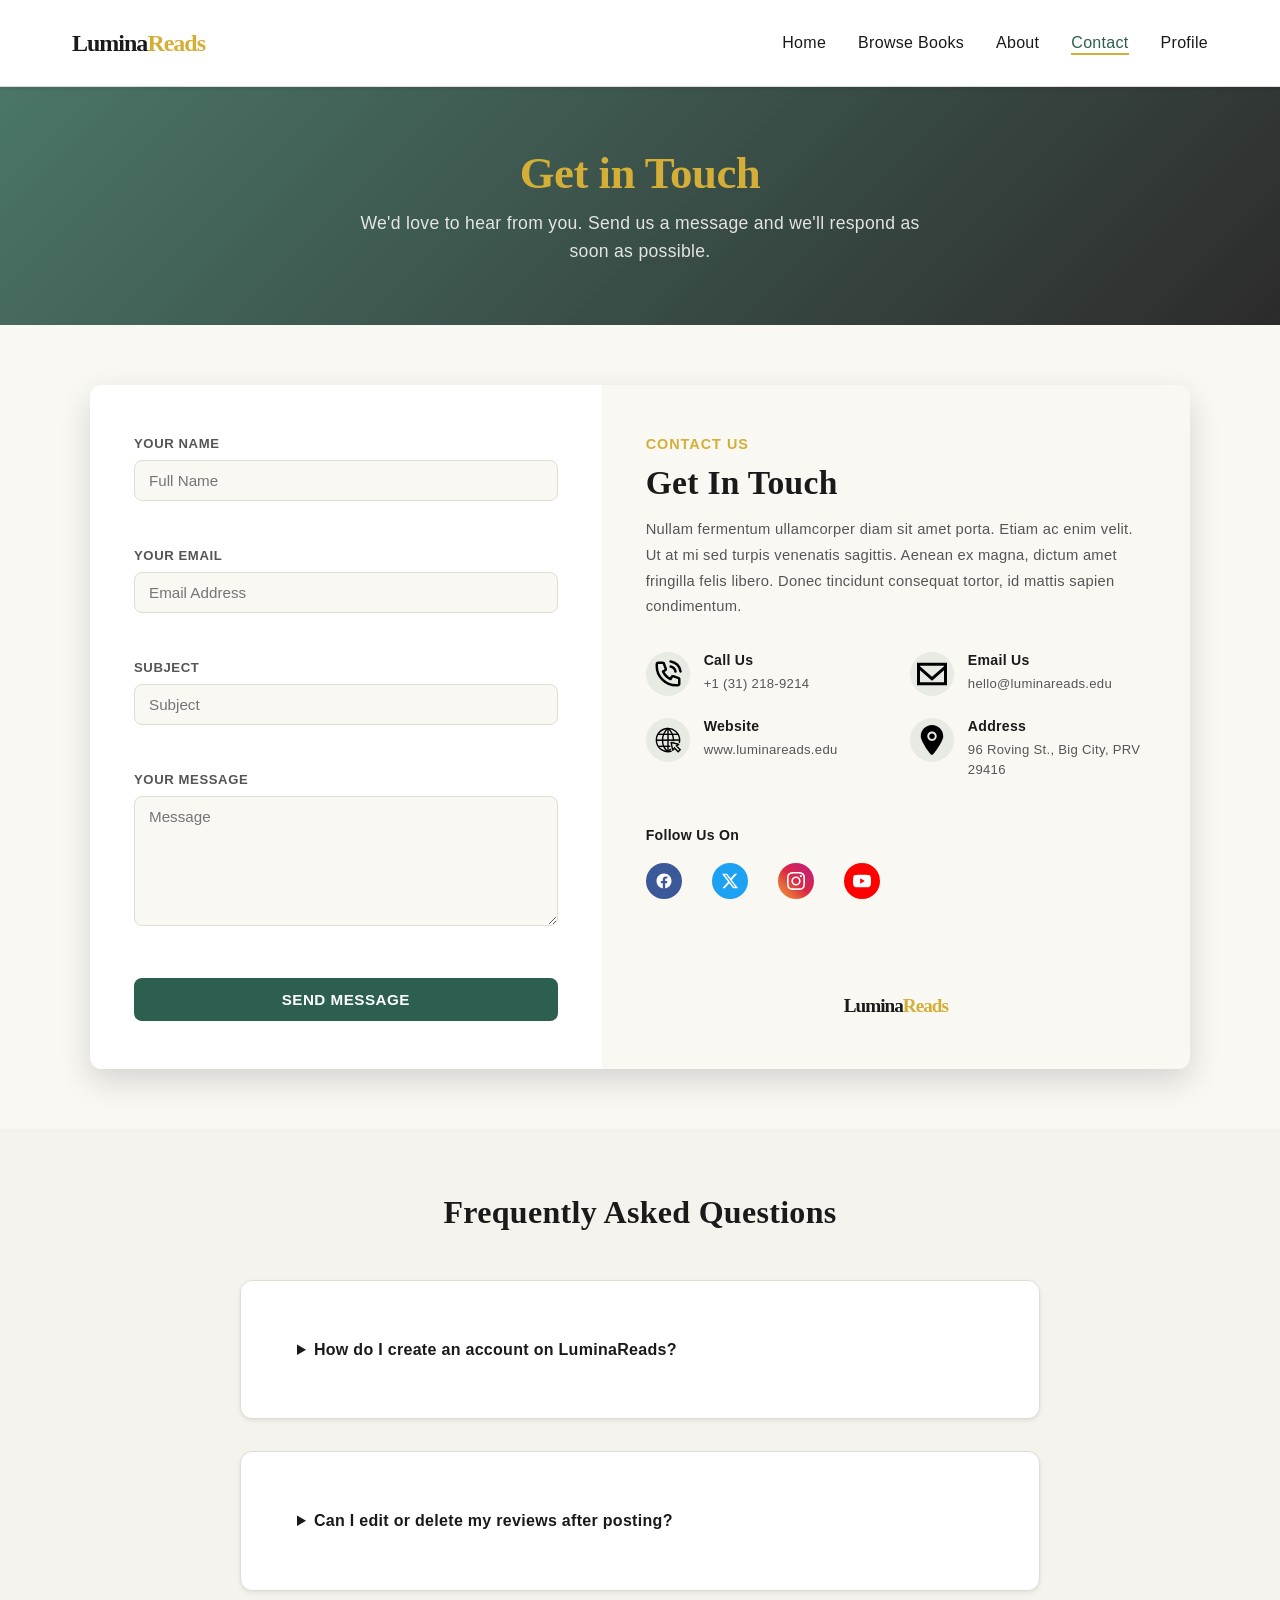
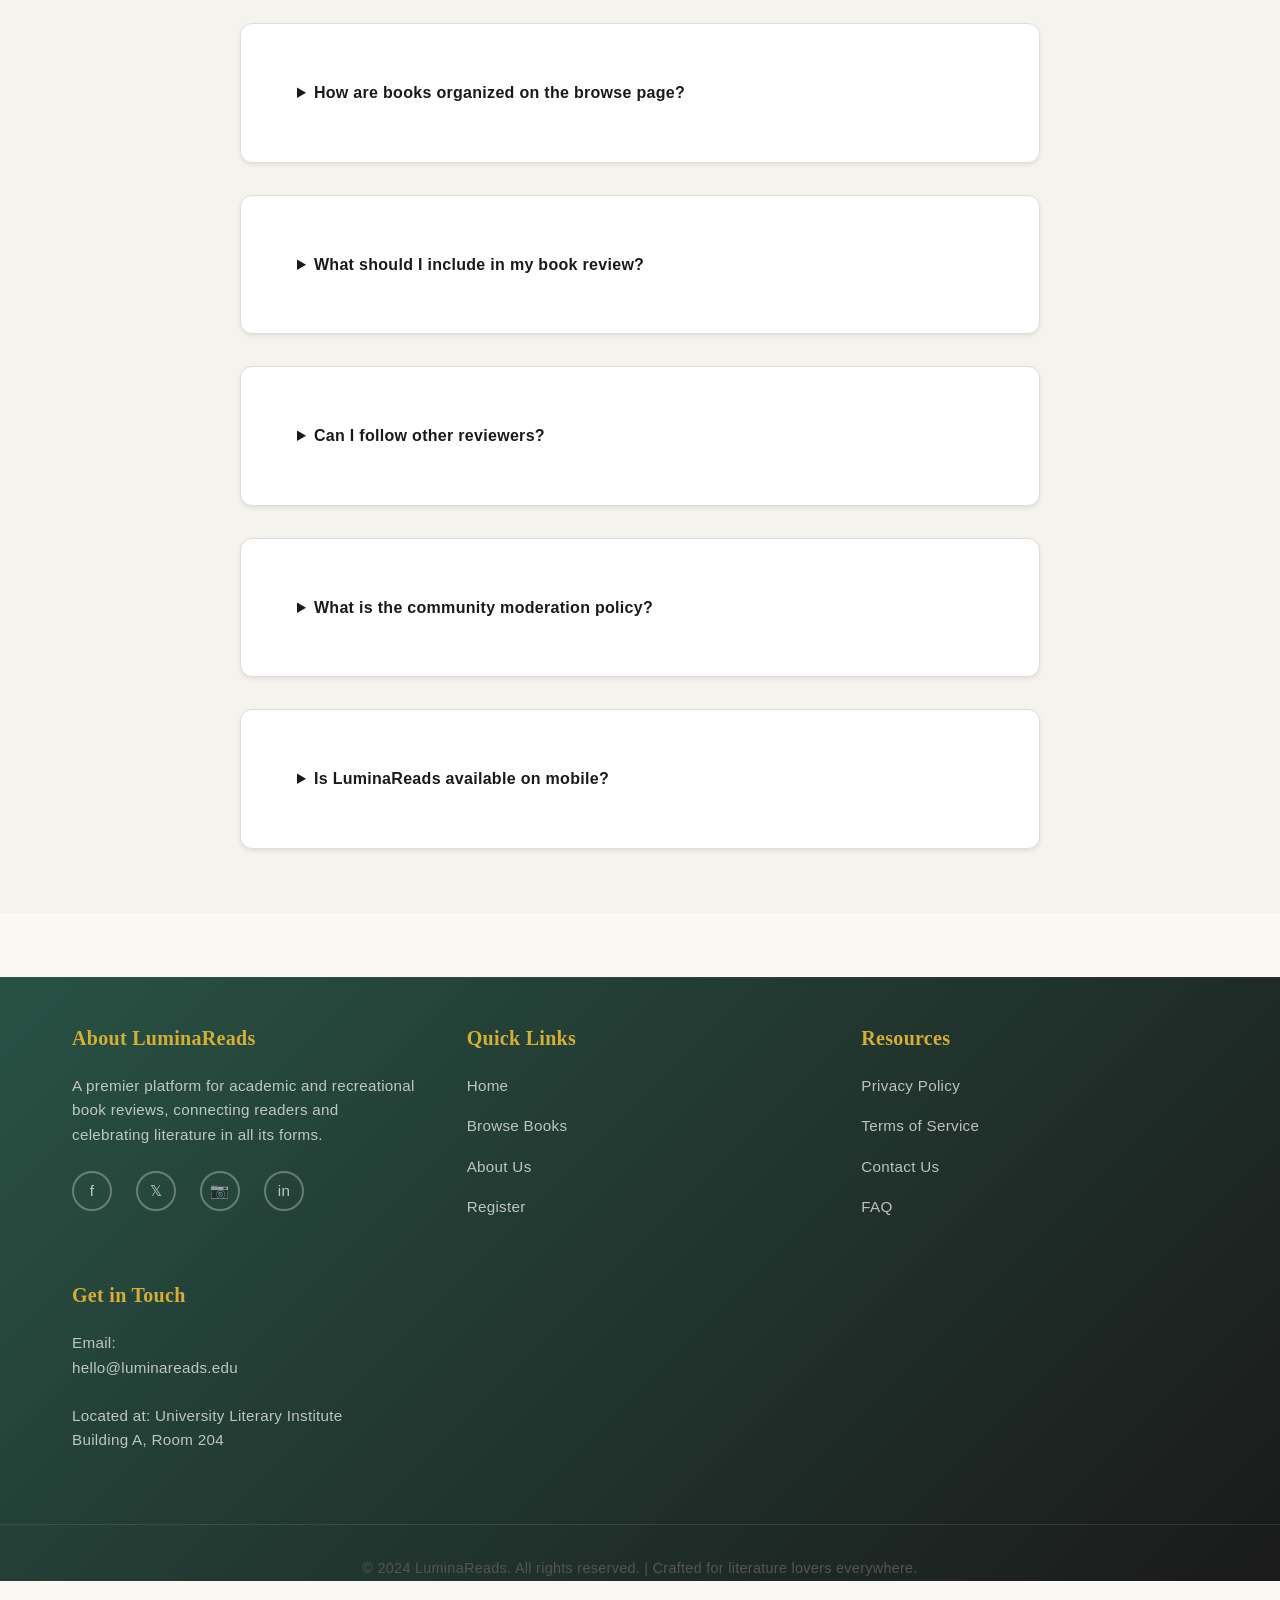
<file: contact.html>
<!DOCTYPE html>
<html lang="en">
<head>
  <meta charset="UTF-8">
  <meta name="viewport" content="width=device-width, initial-scale=1.0">
  <meta name="description" content="Get in touch with LuminaReads - contact form and information">
  <title>Contact Us - LuminaReads</title>
  <link rel="stylesheet" href="css/styles.css">
  <style>
    /* ============================================================
       CONTACT PAGE – SPECIFIC STYLES
       ============================================================ */

    /* ---- Hero banner ----------------------------------------- */
    .contact-hero {
      background: linear-gradient(135deg, rgba(44,95,79,0.85) 0%, rgba(26,26,26,0.92) 100%),
                  url('https://images.unsplash.com/photo-1524995997946-a1c2e315a42f?w=1600&q=80') center/cover no-repeat;
      padding: 60px var(--spacing-lg);
      text-align: center;
      color: #fff;
    }
    .contact-hero h1 { color: var(--accent); font-size: 2.8rem; margin-bottom: 0.5rem; }
    .contact-hero p  { color: rgba(255,255,255,0.85); font-size: 1.1rem; max-width: 560px; margin: 0 auto; }

    /* ---- Main two-column wrapper ----------------------------- */
    .contact-wrapper {
      display: grid;
      grid-template-columns: 1fr 1.15fr;
      gap: 0;
      max-width: 1100px;
      margin: 60px auto;
      border-radius: var(--radius-lg);
      overflow: hidden;
      box-shadow: var(--shadow-lg);
    }

    .contact-page-shell {
      background: var(--background);
      padding: 0 var(--spacing-lg);
    }

    /* ---- LEFT PANEL: form ------------------------------------ */
    .contact-form-panel {
      background: #fff;
      padding: 48px 44px;
    }

    .contact-form-panel .form-group {
      margin-bottom: 20px;
    }

    .contact-form-panel label {
      display: block;
      font-size: 0.82rem;
      font-weight: 600;
      color: var(--text-secondary);
      text-transform: uppercase;
      letter-spacing: 0.6px;
      margin-bottom: 6px;
    }

    .contact-form-panel input,
    .contact-form-panel select,
    .contact-form-panel textarea {
      width: 100%;
      padding: 11px 14px;
      border: 1px solid var(--border-color);
      border-radius: var(--radius-md);
      font-size: 0.95rem;
      background: #faf8f3;
      color: var(--text-primary);
      transition: border-color 0.25s, box-shadow 0.25s;
    }

    .contact-form-panel input:focus,
    .contact-form-panel select:focus,
    .contact-form-panel textarea:focus {
      outline: none;
      border-color: var(--secondary);
      box-shadow: 0 0 0 3px rgba(44,95,79,0.1);
      background: #fff;
    }

    .contact-form-panel textarea {
      min-height: 130px;
      resize: vertical;
    }

    .btn-send {
      display: inline-block;
      margin-top: 8px;
      padding: 13px 36px;
      background: var(--secondary);
      color: #fff;
      font-weight: 700;
      font-size: 0.95rem;
      border: none;
      border-radius: var(--radius-md);
      cursor: pointer;
      letter-spacing: 0.5px;
      transition: background 0.25s, transform 0.2s, box-shadow 0.25s;
      text-transform: uppercase;
    }
    .btn-send:hover {
      background: #244b3b;
      transform: translateY(-2px);
      box-shadow: 0 6px 20px rgba(44,95,79,0.28);
    }

    /* ---- RIGHT PANEL: info ----------------------------------- */
    .contact-info-panel {
      background: var(--background);
      padding: 48px 44px 48px;
      display: flex;
      flex-direction: column;
    }

    .contact-info-panel .contact-eyebrow {
      font-size: 0.9rem;
      font-weight: 700;
      color: var(--accent);
      letter-spacing: 1px;
      text-transform: uppercase;
      margin-bottom: 8px;
    }

    .contact-info-panel h2 {
      font-size: 2.1rem;
      color: var(--primary);
      margin-bottom: 14px;
      line-height: 1.15;
    }

    .contact-info-panel .contact-desc {
      font-size: 0.92rem;
      color: var(--text-secondary);
      line-height: 1.75;
      margin-bottom: 32px;
    }

    /* 2×2 info grid */
    .contact-info-grid {
      display: grid;
      grid-template-columns: 1fr 1fr;
      gap: 22px 28px;
      margin-bottom: 32px;
    }

    .contact-info-item {
      display: flex;
      gap: 14px;
      align-items: flex-start;
    }

    .contact-info-icon {
      width: 44px;
      height: 44px;
      border-radius: 50%;
      background: rgba(44,95,79,0.09);
      display: flex;
      align-items: center;
      justify-content: center;
      flex-shrink: 0;
      font-size: 1.15rem;
    }

    .contact-info-text h5 {
      font-size: 0.88rem;
      font-weight: 700;
      color: var(--text-primary);
      margin: 0 0 3px;
      font-family: var(--font-sans);
      margin-bottom: 5px;
    }

    .contact-info-text p {
      font-size: 0.82rem;
      color: var(--text-secondary);
      margin: 0;
      line-height: 1.5;
    }

    /* Social icons row */
    .contact-social-row {
      margin-top: 16px;
      margin-bottom: 32px;
    }

    .contact-social-row h5 {
      font-size: 0.88rem;
      font-weight: 700;
      color: var(--text-primary);
      margin-bottom: 12px;
      font-family: var(--font-sans);
    }

    .contact-social-icons {
      display: flex;
      gap: 30px;
    }

    .contact-social-icons a {
      margin-top: 7px;
      width: 36px;
      height: 36px;
      border-radius: 50%;
      display: flex;
      align-items: center;
      justify-content: center;
      font-size: 0.85rem;
      font-weight: 700;
      color: #fff;
      transition: transform 0.2s, opacity 0.2s;
      text-decoration: none;
    }

    .contact-social-icons a:hover {
      transform: translateY(-2px);
      opacity: 0.85;
    }
    
    .bottom-logo {
      margin-top: auto;
      font-size: 1.2rem;
      font-weight: 700;
      color: var(--primary);
      text-align: center;
    }

    .social-fb   { background: #3b5998; }
    .social-tw   { background: #1da1f2; }
    .social-ig   { background: linear-gradient(45deg,#f09433,#e6683c,#dc2743,#cc2366,#bc1888); }
    .social-yt   { background: #ff0000; }

    /* ---- FAQ section ----------------------------------------- */
    .faq-section {
      background-color: var(--hover-bg);
      padding: var(--spacing-xxl) var(--spacing-lg);
    }

    /* ---- Responsive ------------------------------------------ */
    @media (max-width: 840px) {
      .contact-wrapper {
        grid-template-columns: 1fr;
        margin: 32px 0;
      }
      .contact-form-panel,
      .contact-info-panel {
        padding: 32px 24px;
      }
      .contact-info-panel {
        padding-bottom: 0;
      }
      .contact-info-grid {
        grid-template-columns: 1fr 1fr;
      }
      .contact-map {
        margin: 0;
        min-height: 240px;
      }
    }

    @media (max-width: 640px) {
      .contact-hero {
        padding: 48px var(--spacing-md);
      }
      .contact-hero h1 {
        font-size: 2.1rem;
      }
      .contact-page-shell {
        padding: 0 var(--spacing-md);
      }
      .contact-form-panel,
      .contact-info-panel {
        padding: 24px 16px;
      }
      .contact-info-grid {
        grid-template-columns: 1fr;
        gap: 16px;
      }
      .contact-social-icons {
        gap: 14px;
        flex-wrap: wrap;
      }
      .contact-info-panel h2 {
        font-size: 1.7rem;
      }
      .btn-send {
        width: 100%;
      }
    }
  </style>
</head>
<body>
  <!-- ============================================================
       HEADER & NAVIGATION
       ============================================================ -->
  <header>
    <div class="header-container">
      <div class="logo">Lumina<span>Reads</span></div>
      <button class="mobile-menu-toggle" aria-label="Toggle menu" aria-expanded="false">☰</button>
      <nav>
        <ul>
          <li><a href="index.html">Home</a></li>
          <li><a href="books.html">Browse Books</a></li>
          <li><a href="about.html">About</a></li>
          <li><a href="contact.html" class="active">Contact</a></li>
          <li><a href="profile.html">Profile</a></li>
        </ul>
      </nav>
    </div>
  </header>

  <!-- ============================================================
       CONTACT HERO BANNER
       ============================================================ -->
  <section class="contact-hero">
    <h1>Get in Touch</h1>
    <p>We'd love to hear from you. Send us a message and we'll respond as soon as possible.</p>
  </section>

  <!-- ============================================================
       MAIN CONTACT SECTION – Two-column layout
       ============================================================ -->
  <div class="contact-page-shell">
    <div class="contact-wrapper">

      <!-- ── LEFT: Contact Form ──────────────────────────────── -->
      <div class="contact-form-panel">
        <form id="contact-form" novalidate>
          <div class="form-group">
            <label for="fullname">Your Name</label>
            <input type="text" id="fullname" name="fullname" placeholder="Full Name" required>
          </div>

          <div class="form-group">
            <label for="email">Your Email</label>
            <input type="email" id="email" name="email" placeholder="Email Address" required>
          </div>

          <div class="form-group">
            <label for="subject">Subject</label>
            <input type="text" id="subject" name="subject" placeholder="Subject">
          </div>

          <div class="form-group">
            <label for="message">Your Message</label>
            <textarea id="message" name="message" placeholder="Message" required></textarea>
          </div>

          <button type="submit" class="btn-send" id="send-message-btn">Send Message</button>
        </form>
      </div>

      <!-- ── RIGHT: Contact Info + Map ─────────────────────── -->
      <div class="contact-info-panel">
        <p class="contact-eyebrow">Contact Us</p>
        <h2>Get In Touch</h2>
        <p class="contact-desc">
          Nullam fermentum ullamcorper diam sit amet porta. Etiam ac enim velit.
          Ut at mi sed turpis venenatis sagittis. Aenean ex magna, dictum amet
          fringilla felis libero. Donec tincidunt consequat tortor, id mattis
          sapien condimentum.
        </p>

        <!-- 2×2 Info Grid -->
        <div class="contact-info-grid">
          <div class="contact-info-item">
            <div class="contact-info-icon"><img src="photo/phone-call-svgrepo-com.svg" alt="icon" class="emoji-icon" height="30" width="30"/></div>
            <div class="contact-info-text">
              <h5>Call Us</h5>
              <p>+1 (31) 218-9214</p>
            </div>
          </div>

          <div class="contact-info-item">
            <div class="contact-info-icon"><img src="photo/email-1573-svgrepo-com.svg" alt="icon" class="emoji-icon" height="30" width="30"/></div>
            <div class="contact-info-text">
              <h5>Email Us</h5>
              <p>hello@luminareads.edu</p>
            </div>
          </div>

          <div class="contact-info-item">
            <div class="contact-info-icon"><img src="photo/website-click-svgrepo-com.svg" alt="icon" class="emoji-icon" height="30" width="30"/></div>
            <div class="contact-info-text">
              <h5>Website</h5>
              <p>www.luminareads.edu</p>
            </div>
          </div>

          <div class="contact-info-item">
            <div class="contact-info-icon"><img src="photo/location-svgrepo-com.svg" alt="icon" class="emoji-icon" height="30" width="30"/></div>
            <div class="contact-info-text">
              <h5>Address</h5>
              <p>96 Roving St., Big City, PRV 29416</p>
            </div>
          </div>
        </div>

        <!-- Social Media -->
        <div class="contact-social-row">
          <h5>Follow Us On</h5>
          <div class="contact-social-icons">
            <!-- Facebook -->
            <a href="#" class="social-fb" title="Facebook" id="social-facebook">
              <svg xmlns="http://www.w3.org/2000/svg" width="18" height="18" viewBox="0 0 24 24" fill="#fff">
                <path d="M22 12c0-5.523-4.477-10-10-10S2 6.477 2 12c0 4.991 3.657 9.128 8.438 9.878v-6.987H7.898v-2.89h2.54V9.845c0-2.507 1.492-3.89 3.777-3.89 1.094 0 2.238.195 2.238.195v2.46h-1.26c-1.243 0-1.63.771-1.63 1.562V12h2.773l-.443 2.89h-2.33v6.988C18.343 21.128 22 16.991 22 12z"/>
              </svg>
            </a>
            <!-- Twitter / X -->
            <a href="#" class="social-tw" title="Twitter / X" id="social-twitter">
              <svg xmlns="http://www.w3.org/2000/svg" width="18" height="18" viewBox="0 0 24 24" fill="#fff">
                <path d="M18.244 2.25h3.308l-7.227 8.26 8.502 11.24H16.17l-5.214-6.817L4.99 21.75H1.68l7.73-8.835L1.254 2.25H8.08l4.713 6.231zm-1.161 17.52h1.833L7.084 4.126H5.117z"/>
              </svg>
            </a>
            <!-- Instagram -->
            <a href="#" class="social-ig" title="Instagram" id="social-instagram">
              <svg xmlns="http://www.w3.org/2000/svg" width="18" height="18" viewBox="0 0 24 24" fill="#fff">
                <path d="M12 2.163c3.204 0 3.584.012 4.85.07 3.252.148 4.771 1.691 4.919 4.919.058 1.265.069 1.645.069 4.849 0 3.205-.012 3.584-.069 4.849-.149 3.225-1.664 4.771-4.919 4.919-1.266.058-1.644.07-4.85.07-3.204 0-3.584-.012-4.849-.07-3.26-.149-4.771-1.699-4.919-4.92-.058-1.265-.07-1.644-.07-4.849 0-3.204.013-3.583.07-4.849.149-3.227 1.664-4.771 4.919-4.919 1.266-.057 1.645-.069 4.849-.069zM12 0C8.741 0 8.333.014 7.053.072 2.695.272.273 2.69.073 7.052.014 8.333 0 8.741 0 12c0 3.259.014 3.668.072 4.948.2 4.358 2.618 6.78 6.98 6.98C8.333 23.986 8.741 24 12 24c3.259 0 3.668-.014 4.948-.072 4.354-.2 6.782-2.618 6.979-6.98.059-1.28.073-1.689.073-4.948 0-3.259-.014-3.667-.072-4.947-.196-4.354-2.617-6.78-6.979-6.98C15.668.014 15.259 0 12 0zm0 5.838a6.162 6.162 0 100 12.324 6.162 6.162 0 000-12.324zM12 16a4 4 0 110-8 4 4 0 010 8zm6.406-11.845a1.44 1.44 0 100 2.881 1.44 1.44 0 000-2.881z"/>
              </svg>
            </a>
            <!-- YouTube -->
            <a href="#" class="social-yt" title="YouTube" id="social-youtube">
              <svg xmlns="http://www.w3.org/2000/svg" width="18" height="18" viewBox="0 0 24 24" fill="#fff">
                <path d="M23.498 6.186a3.016 3.016 0 00-2.122-2.136C19.505 3.545 12 3.545 12 3.545s-7.505 0-9.377.505A3.017 3.017 0 00.502 6.186C0 8.07 0 12 0 12s0 3.93.502 5.814a3.016 3.016 0 002.122 2.136c1.871.505 9.376.505 9.376.505s7.505 0 9.377-.505a3.015 3.015 0 002.122-2.136C24 15.93 24 12 24 12s0-3.93-.502-5.814zM9.545 15.568V8.432L15.818 12l-6.273 3.568z"/>
              </svg>
            </a>
          </div>
        </div>
        <div class="logo bottom-logo">Lumina<span>Reads</span></div>
      </div>
      <!-- end right panel -->

    </div>
  </div>
  <!-- end contact section -->

  <!-- ============================================================
       FAQ SECTION
       ============================================================ -->
  <section class="faq-section">
    <div class="container">
      <h2 style="text-align: center; margin-bottom: var(--spacing-xl);">Frequently Asked Questions</h2>

      <div style="max-width: 800px; margin: 0 auto; display: grid; gap: var(--spacing-lg);">

        <!-- FAQ Item 1 -->
        <details class="card" style="cursor: pointer;">
          <summary style="font-weight: 600; color: var(--primary); padding: var(--spacing-md); user-select: none;">
            How do I create an account on LuminaReads?
          </summary>
          <p style="padding: var(--spacing-md) var(--spacing-md) 0 var(--spacing-md); color: var(--text-secondary); margin: 0;">
            You can sign up for a free account by visiting the main page and clicking the "Join Now" button.
            Simply provide your name, email address, and create a password. Once verified, you'll have full access
            to the platform and can immediately start writing reviews and connecting with other readers.
          </p>
        </details>

        <!-- FAQ Item 2 -->
        <details class="card" style="cursor: pointer;">
          <summary style="font-weight: 600; color: var(--primary); padding: var(--spacing-md); user-select: none;">
            Can I edit or delete my reviews after posting?
          </summary>
          <p style="padding: var(--spacing-md) var(--spacing-md) 0 var(--spacing-md); color: var(--text-secondary); margin: 0;">
            Yes! You can edit or delete your reviews at any time from your profile page. Simply navigate to "My Reviews,"
            find the review you'd like to modify, and click the edit or delete button. Changes are saved immediately,
            and other members will see the updated version.
          </p>
        </details>

        <!-- FAQ Item 3 -->
        <details class="card" style="cursor: pointer;">
          <summary style="font-weight: 600; color: var(--primary); padding: var(--spacing-md); user-select: none;">
            How are books organized on the browse page?
          </summary>
          <p style="padding: var(--spacing-md) var(--spacing-md) 0 var(--spacing-md); color: var(--text-secondary); margin: 0;">
            Books are organized by genre, rating, and publication date. Use our filtering sidebar to narrow down your search
            by selecting specific genres (Fiction, Sci-Fi, Biography, etc.) or minimum rating (3+ stars, 4+ stars).
            You can also sort results by popularity, top-rated, or newest first.
          </p>
        </details>

        <!-- FAQ Item 4 -->
        <details class="card" style="cursor: pointer;">
          <summary style="font-weight: 600; color: var(--primary); padding: var(--spacing-md); user-select: none;">
            What should I include in my book review?
          </summary>
          <p style="padding: var(--spacing-md) var(--spacing-md) 0 var(--spacing-md); color: var(--text-secondary); margin: 0;">
            A great review includes: (1) your overall rating, (2) a brief summary without major spoilers, (3) what you liked
            about the book, (4) any criticisms or areas for improvement, and (5) personal reflection on how the book impacted you.
            We encourage thoughtful analysis over simple summaries. Use spoiler tags when discussing plot points.
          </p>
        </details>

        <!-- FAQ Item 5 -->
        <details class="card" style="cursor: pointer;">
          <summary style="font-weight: 600; color: var(--primary); padding: var(--spacing-md); user-select: none;">
            Can I follow other reviewers?
          </summary>
          <p style="padding: var(--spacing-md) var(--spacing-md) 0 var(--spacing-md); color: var(--text-secondary); margin: 0;">
            Absolutely! When you visit another member's profile, you can click the "Follow" button to keep up with their latest
            reviews and activity. You'll see their posts in your personalized feed. You can unfollow anyone at any time.
            Following is a great way to discover new perspectives on books you love.
          </p>
        </details>

        <!-- FAQ Item 6 -->
        <details class="card" style="cursor: pointer;">
          <summary style="font-weight: 600; color: var(--primary); padding: var(--spacing-md); user-select: none;">
            What is the community moderation policy?
          </summary>
          <p style="padding: var(--spacing-md) var(--spacing-md) 0 var(--spacing-md); color: var(--text-secondary); margin: 0;">
            We maintain a respectful community by moderating content that violates our guidelines: no hate speech, harassment,
            or spam. All reviews should focus on the book's content, not the author's personal beliefs or appearance.
            Members who repeatedly violate guidelines may have their accounts suspended or permanently removed.
          </p>
        </details>

        <!-- FAQ Item 7 -->
        <details class="card" style="cursor: pointer;">
          <summary style="font-weight: 600; color: var(--primary); padding: var(--spacing-md); user-select: none;">
            Is LuminaReads available on mobile?
          </summary>
          <p style="padding: var(--spacing-md) var(--spacing-md) 0 var(--spacing-md); color: var(--text-secondary); margin: 0;">
            Yes! LuminaReads is fully responsive and works beautifully on smartphones, tablets, and desktop computers.
            You can browse books, write reviews, and manage your profile on any device. No app installation required—
            just visit our website in your mobile browser.
          </p>
        </details>

      </div>
    </div>
  </section>

  <!-- ============================================================
       FOOTER
       ============================================================ -->
  <footer>
    <div class="footer-container">
      <div class="footer-section">
        <h4>About LuminaReads</h4>
        <p>A premier platform for academic and recreational book reviews, connecting readers and celebrating literature in all its forms.</p>
        <div class="social-links">
          <a href="#" title="Facebook">f</a>
          <a href="#" title="Twitter">𝕏</a>
          <a href="#" title="Instagram">📷</a>
          <a href="#" title="LinkedIn">in</a>
        </div>
      </div>
      <div class="footer-section">
        <h4>Quick Links</h4>
        <ul>
          <li><a href="index.html">Home</a></li>
          <li><a href="books.html">Browse Books</a></li>
          <li><a href="about.html">About Us</a></li>
          <li><a href="profile.html">Register</a></li>
        </ul>
      </div>
      <div class="footer-section">
        <h4>Resources</h4>
        <ul>
          <li><a href="#privacy">Privacy Policy</a></li>
          <li><a href="#terms">Terms of Service</a></li>
          <li><a href="contact.html">Contact Us</a></li>
          <li><a href="#faq">FAQ</a></li>
        </ul>
      </div>
      <div class="footer-section">
        <h4>Get in Touch</h4>
        <p>Email: <a href="mailto:hello@luminareads.edu">hello@luminareads.edu</a></p>
        <p>Located at: University Literary Institute<br>Building A, Room 204</p>
      </div>
    </div>
    <div class="footer-bottom">
      <p>&copy; 2024 LuminaReads. All rights reserved. | Crafted for literature lovers everywhere.</p>
    </div>
  </footer>
  <script src="js/script.js"></script>
</body>
</html>
</file>
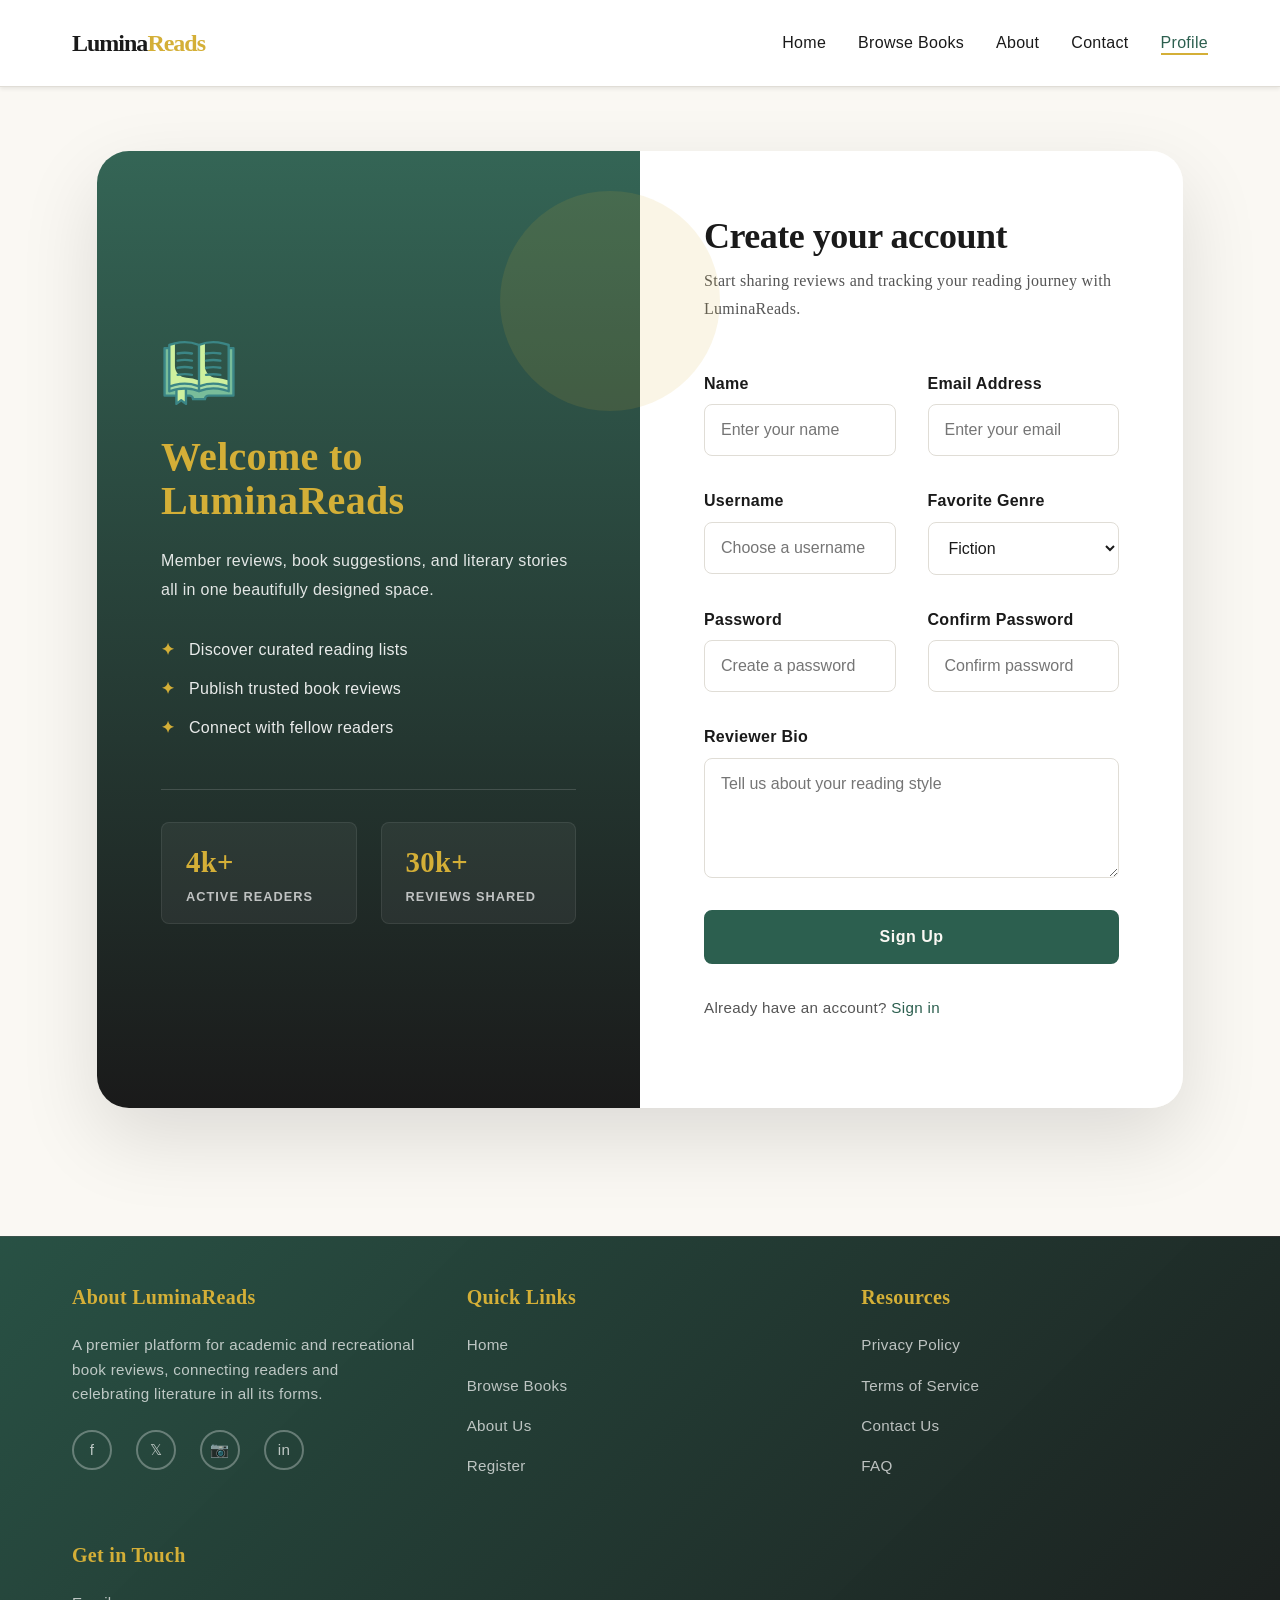
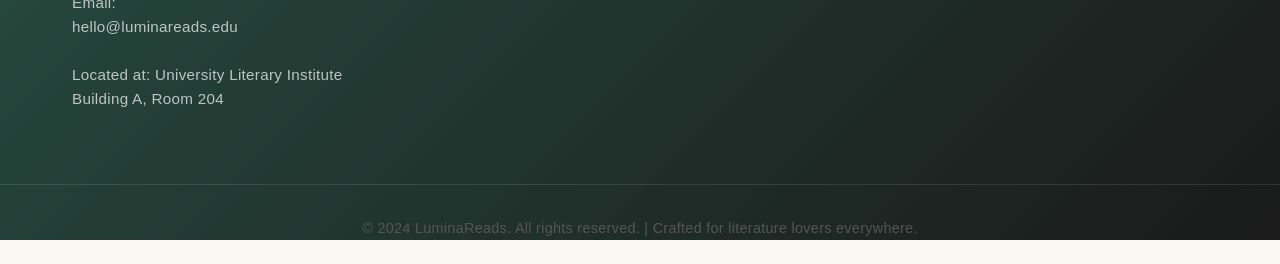
<file: profile.html>
<!DOCTYPE html>
<html lang="en">
<head>
  <meta charset="UTF-8">
  <meta name="viewport" content="width=device-width, initial-scale=1.0">
  <meta name="description" content="Register as a reviewer on LuminaReads and start sharing book reviews.">
  <title>Register - LuminaReads</title>
  <link rel="stylesheet" href="css/styles.css">
</head>
<body>
  <!-- ============================================================
       HEADER & NAVIGATION
       ============================================================ -->
  <header>
    <div class="header-container">
      <div class="logo">Lumina<span>Reads</span></div>
      <button class="mobile-menu-toggle" aria-label="Toggle menu" aria-expanded="false">☰</button>
      <nav>
        <ul>
          <li><a href="index.html">Home</a></li>
          <li><a href="books.html">Browse Books</a></li>
          <li><a href="about.html">About</a></li>
          <li><a href="contact.html">Contact</a></li>
          <li><a href="profile.html" class="active">Profile</a></li>
        </ul>
      </nav>
    </div>
  </header>

  <!-- ============================================================
       PROFILE SECTION
       ============================================================ -->
  <section class="section register-section">
    <div class="container register-container">
      <div class="register-card">
        <div class="register-panel register-panel--brand">
          <div class="register-brand">
            <div style="margin-bottom: var(--spacing-md);"><img src="photo/book-svgrepo-com.svg" height="76" width="76" alt="LuminaReads Logo"></div>
            <h2 style="color: #d4af37;">Welcome to LuminaReads</h2>
            <p>Member reviews, book suggestions, and literary stories all in one beautifully designed space.</p>
            <ul class="register-features" style="margin-bottom: var(--spacing-xl);">
              <li>Discover curated reading lists</li>
              <li>Publish trusted book reviews</li>
              <li>Connect with fellow readers</li>
            </ul>
            <div style="margin-top: var(--spacing-xl); display: grid; grid-template-columns: 1fr 1fr; gap: var(--spacing-md); border-top: 1px solid rgba(255,255,255,0.15); padding-top: var(--spacing-lg);">
              <div style="background: rgba(255,255,255,0.05); padding: var(--spacing-sm) var(--spacing-md); border-radius: var(--radius-md); border: 1px solid rgba(255,255,255,0.08);">
                <div style="font-family: var(--font-serif); font-size: 1.8rem; font-weight: 700; color: var(--accent); margin-bottom: 2px;">4k+</div>
                <div style="font-size: 0.8rem; color: rgba(255,255,255,0.7); text-transform: uppercase; letter-spacing: 1px; font-weight: 600;">Active Readers</div>
              </div>
              <div style="background: rgba(255,255,255,0.05); padding: var(--spacing-sm) var(--spacing-md); border-radius: var(--radius-md); border: 1px solid rgba(255,255,255,0.08);">
                <div style="font-family: var(--font-serif); font-size: 1.8rem; font-weight: 700; color: var(--accent); margin-bottom: 2px;">30k+</div>
                <div style="font-size: 0.8rem; color: rgba(255,255,255,0.7); text-transform: uppercase; letter-spacing: 1px; font-weight: 600;">Reviews Shared</div>
              </div>
            </div>
          </div>
        </div>
        <div class="register-panel register-panel--form">
          <div class="register-form">
            <div class="section-title register-title">
              <h1>Create your account</h1>
              <p>Start sharing reviews and tracking your reading journey with LuminaReads.</p>
            </div>
            <form>
              <div class="form-row">
                <div class="form-group">
                  <label for="name">Name</label>
                  <input type="text" id="name" name="name" placeholder="Enter your name" required>
                </div>
                <div class="form-group">
                  <label for="email">Email Address</label>
                  <input type="email" id="email" name="email" placeholder="Enter your email" required>
                </div>
              </div>
              <div class="form-row">
                <div class="form-group">
                  <label for="username">Username</label>
                  <input type="text" id="username" name="username" placeholder="Choose a username" required>
                </div>
                <div class="form-group">
                  <label for="favorite-genre">Favorite Genre</label>
                  <select id="favorite-genre" name="favorite-genre">
                    <option value="fiction">Fiction</option>
                    <option value="nonfiction">Nonfiction</option>
                    <option value="fantasy">Fantasy</option>
                    <option value="scifi">Science Fiction</option>
                    <option value="mystery">Mystery</option>
                    <option value="biography">Biography</option>
                  </select>
                </div>
              </div>
              <div class="form-row">
                <div class="form-group">
                  <label for="password">Password</label>
                  <input type="password" id="password" name="password" placeholder="Create a password" required>
                </div>
                <div class="form-group">
                  <label for="confirm-password">Confirm Password</label>
                  <input type="password" id="confirm-password" name="confirm-password" placeholder="Confirm password" required>
                </div>
              </div>
              <div class="form-group">
                <label for="bio">Reviewer Bio</label>
                <textarea id="bio" name="bio" placeholder="Tell us about your reading style"></textarea>
              </div>
              <button type="submit" class="btn btn-primary">Sign Up</button>
            </form>
            <div class="register-cta">
              <p>Already have an account? <a href="index.html">Sign in</a></p>
            </div>
          </div>
        </div>
      </div>
    </div>
  </section>

  <!-- ============================================================
       FOOTER
       ============================================================ -->
  <footer>
    <div class="footer-container">
      <div class="footer-section">
        <h4>About LuminaReads</h4>
        <p>A premier platform for academic and recreational book reviews, connecting readers and celebrating literature in all its forms.</p>
        <div class="social-links">
          <a href="#" title="Facebook">f</a>
          <a href="#" title="Twitter">𝕏</a>
          <a href="#" title="Instagram">📷</a>
          <a href="#" title="LinkedIn">in</a>
        </div>
      </div>
      <div class="footer-section">
        <h4>Quick Links</h4>
        <ul>
          <li><a href="index.html">Home</a></li>
          <li><a href="books.html">Browse Books</a></li>
          <li><a href="about.html">About Us</a></li>
          <li><a href="profile.html">Register</a></li>
        </ul>
      </div>
      <div class="footer-section">
        <h4>Resources</h4>
        <ul>
          <li><a href="#privacy">Privacy Policy</a></li>
          <li><a href="#terms">Terms of Service</a></li>
          <li><a href="contact.html">Contact Us</a></li>
          <li><a href="#faq">FAQ</a></li>
        </ul>
      </div>
      <div class="footer-section">
        <h4>Get in Touch</h4>
        <p>Email: <a href="mailto:hello@luminareads.edu">hello@luminareads.edu</a></p>
        <p>Located at: University Literary Institute<br>Building A, Room 204</p>
      </div>
    </div>
    <div class="footer-bottom">
      <p>&copy; 2024 LuminaReads. All rights reserved. | Crafted for literature lovers everywhere.</p>
    </div>
  </footer>
  <script src="js/script.js"></script>
</body>
</html>
</file>
<file: css/styles.css>
/* ============================================================
   LUMINAREADS - Global Stylesheet
   Professional Book Review Platform
   ============================================================ */

/* ============================================================
   1. CSS VARIABLES & COLOR PALETTE
   ============================================================ */

:root {
  /* Primary Colors */
  --primary: #1a1a1a;           /* Deep charcoal for text */
  --secondary: #2c5f4f;         /* Emerald green for accents */
  --accent: #d4af37;            /* Warm gold for highlights */
  --background: #faf8f3;        /* Warm cream/off-white */
  --surface: #ffffff;           /* Pure white for cards */
  
  /* Neutral Palette */
  --text-primary: #1a1a1a;
  --text-secondary: #555555;
  --text-light: #999999;
  --border-color: #e0ddd6;
  --hover-bg: #f5f3ee;
  
  /* Typography */
  --font-serif: 'Georgia', 'Garamond', serif;
  --font-sans: 'Segoe UI', 'Trebuchet MS', sans-serif;
  
  /* Spacing */
  --spacing-xs: 0.5rem;
  --spacing-sm: 1rem;
  --spacing-md: 1.5rem;
  --spacing-lg: 2rem;
  --spacing-xl: 3rem;
  --spacing-xxl: 4rem;
  
  /* Border Radius */
  --radius-sm: 4px;
  --radius-md: 8px;
  --radius-lg: 12px;
  
  /* Shadows */
  --shadow-sm: 0 2px 4px rgba(0, 0, 0, 0.08);
  --shadow-md: 0 4px 12px rgba(0, 0, 0, 0.12);
  --shadow-lg: 0 12px 32px rgba(0, 0, 0, 0.15);
  
  /* Transitions */
  --transition: all 0.3s ease;
}

/* ============================================================
   2. RESET & BASE STYLES
   ============================================================ */

* {
  margin: 0;
  padding: 0;
  box-sizing: border-box;
}

html {
  scroll-behavior: smooth;
  font-size: 16px;
}

body {
  font-family: var(--font-sans);
  background-color: var(--background);
  color: var(--text-primary);
  line-height: 1.6;
  letter-spacing: 0.3px;
}

img {
  max-width: 100%;
  height: auto;
  display: block;
}

a {
  color: var(--secondary);
  text-decoration: none;
  transition: var(--transition);
}

a:hover {
  color: var(--accent);
}

body {
  font-family: var(--font-sans);
  background-color: var(--background);
  color: var(--text-primary);
  line-height: 1.6;
  letter-spacing: 0.3px;
}

header {
  background-color: transparent;
}

.header-container .logo {
  color: var(--primary);
}

nav ul li a {
  color: var(--text-primary);
}

nav ul li a.active,
nav ul li a:hover {
  color: var(--secondary);
}

.btn-primary {
  background-color: var(--secondary);
  border-color: var(--secondary);
  color: #ffffff;
}

.btn-secondary {
  background-color: transparent;
  color: var(--secondary);
  border-color: var(--secondary);
}

.btn-secondary:hover {
  background-color: var(--secondary);
  color: #ffffff;
}

/* ============================================================
   3. TYPOGRAPHY
   ============================================================ */

h1, h2, h3, h4, h5, h6 {
  font-family: var(--font-serif);
  color: var(--text-primary);
  margin-bottom: var(--spacing-sm);
  line-height: 1.2;
  font-weight: 600;
}

h1 {
  font-size: 3rem;
  letter-spacing: -0.5px;
}

h2 {
  font-size: 2rem;
  margin-bottom: var(--spacing-md);
}

h3 {
  font-size: 1.5rem;
  margin-bottom: var(--spacing-sm);
}

h4 {
  font-size: 1.25rem;
}

h5 {
  font-size: 1.1rem;
}

h6 {
  font-size: 1rem;
}

p {
  margin-bottom: var(--spacing-md);
  color: var(--text-secondary);
}

.subtitle {
  font-size: 1.1rem;
  color: var(--text-secondary);
  margin-bottom: var(--spacing-lg);
}

/* ============================================================
   4. HEADER & NAVIGATION
   ============================================================ */

header {
  background-color: var(--surface);
  border-bottom: 1px solid var(--border-color);
  position: sticky;
  top: 0;
  z-index: 1000;
  box-shadow: var(--shadow-sm);
}

.header-container {
  display: flex;
  justify-content: space-between;
  align-items: center;
  max-width: 1200px;
  margin: 0 auto;
  padding: var(--spacing-md) var(--spacing-lg);
}

.logo {
  font-family: var(--font-serif);
  font-size: 1.5rem;
  font-weight: 700;
  color: var(--secondary);
  letter-spacing: -1px;
}

.logo span {
  color: var(--accent);
}

nav ul {
  display: flex;
  list-style: none;
  gap: var(--spacing-lg);
}

nav a {
  font-weight: 500;
  color: var(--text-primary);
  position: relative;
  padding-bottom: 4px;
}

nav a::after {
  content: '';
  position: absolute;
  bottom: 0;
  left: 0;
  width: 0;
  height: 2px;
  background-color: var(--accent);
  transition: width 0.3s ease;
}

nav a:hover::after,
nav a.active::after {
  width: 100%;
}

nav a.active {
  color: var(--secondary);
}

.mobile-menu-toggle {
  display: none;
  background: none;
  border: none;
  font-size: 1.8rem;
  color: var(--primary);
  cursor: pointer;
  padding: 0 var(--spacing-xs);
}

/* ============================================================
   5. FOOTER
   ============================================================ */

footer {
  background: linear-gradient(135deg, rgba(44, 95, 79, 0.8) 0%, rgba(26, 26, 26, 0.9) 100%);
  background-color: var(--primary);
  color: var(--background);
  margin-top: var(--spacing-xxl);
  border-top: 1px solid rgba(255, 255, 255, 0.1);
}

.footer-container {
  max-width: 1200px;
  margin: 0 auto;
  padding: var(--spacing-xl) var(--spacing-lg);
  display: grid;
  grid-template-columns: repeat(auto-fit, minmax(250px, 1fr));
  gap: var(--spacing-xl);
}

.footer-section h4 {
  color: var(--accent);
  margin-bottom: var(--spacing-md);
  font-family: var(--font-serif);
}

.footer-section ul {
  list-style: none;
}

.footer-section a {
  color: rgba(255, 255, 255, 0.7);
  font-size: 0.95rem;
  margin-bottom: var(--spacing-sm);
  display: block;
}

.footer-section p {
  color: rgba(255, 255, 255, 0.7);
  font-size: 0.95rem;
  line-height: 1.6;
}

.footer-section a:hover {
  color: var(--acccent);
}

.social-links {
  display: flex;
  gap: var(--spacing-md);
}

.social-links a {
  display: inline-flex;
  align-items: center;
  justify-content: center;
  width: 40px;
  height: 40px;
  border: 2px solid rgba(255, 255, 255, 0.3);
  border-radius: 50%;
  transition: var(--transition);
  margin: 0;
}

.social-links a:hover {
  border-color: var(--accent);
  background-color: var(--accent);
}

.footer-bottom {
  text-align: center;
  padding-top: var(--spacing-lg);
  border-top: 1px solid rgba(255, 255, 255, 0.1);
  color: rgba(255, 255, 255, 0.6);
  font-size: 0.9rem;
}

/* ============================================================
   6. BUTTONS & FORMS
   ============================================================ */

.btn {
  display: inline-block;
  padding: var(--spacing-sm) var(--spacing-lg);
  border: 2px solid var(--secondary);
  background-color: var(--secondary);
  color: var(--background);
  font-family: var(--font-sans);
  font-size: 1rem;
  font-weight: 600;
  border-radius: var(--radius-md);
  cursor: pointer;
  transition: var(--transition);
  text-align: center;
  letter-spacing: 0.5px;
}

.btn:hover {
  background-color: var(--accent);
  border-color: var(--accent);
  transform: translateY(-2px);
  box-shadow: var(--shadow-md);
}

.btn-primary {
  background-color: var(--secondary);
  border-color: var(--secondary);
}

.btn-secondary {
  background-color: transparent;
  color: var(--secondary);
  border-color: var(--secondary);
}

.btn-secondary:hover {
  background-color: var(--secondary);
  color: var(--background);
}

.btn-small {
  padding: var(--spacing-xs) var(--spacing-md);
  font-size: 0.9rem;
}

form {
  display: flex;
  flex-direction: column;
  gap: var(--spacing-md);
}

.form-group {
  display: flex;
  flex-direction: column;
}

label {
  font-weight: 600;
  margin-bottom: var(--spacing-xs);
  color: var(--text-primary);
}

input,
textarea,
select {
  padding: var(--spacing-sm);
  border: 1px solid var(--border-color);
  border-radius: var(--radius-md);
  font-family: var(--font-sans);
  font-size: 1rem;
  background-color: var(--surface);
  color: var(--text-primary);
  transition: var(--transition);
}

input:focus,
textarea:focus,
select:focus {
  outline: none;
  border-color: var(--secondary);
  box-shadow: 0 0 0 3px rgba(44, 95, 79, 0.1);
}

textarea {
  resize: vertical;
  min-height: 120px;
  font-family: var(--font-sans);
}

/* ============================================================
   7. CARDS & CONTAINERS
   ============================================================ */

.card {
  background-color: var(--surface);
  border: 1px solid var(--border-color);
  border-radius: var(--radius-lg);
  padding: var(--spacing-lg);
  transition: var(--transition);
  box-shadow: var(--shadow-sm);
}

.card:hover {
  box-shadow: var(--shadow-lg);
  transform: translateY(-4px);
}

.book-card {
  background-color: var(--surface);
  border: 1px solid var(--border-color);
  border-radius: var(--radius-lg);
  overflow: hidden;
  transition: var(--transition);
  box-shadow: var(--shadow-sm);
  display: flex;
  flex-direction: column;
}

.book-card:hover {
  box-shadow: var(--shadow-lg);
  transform: translateY(-6px);
}

.book-card-image {
  width: 100%;
  aspect-ratio: 3 / 4;
  min-height: 260px;
  background: transparent;
  display: flex;
  align-items: stretch;
  justify-content: stretch;
  overflow: hidden;
  position: relative;
}

.book-card-image img {
  width: 100%;
  height: 100%;
  object-fit: contain;
  display: block;
  border-radius: 0;
  background-color: var(--background);
}

.book-card-content {
  padding: var(--spacing-lg);
  flex: 1;
}

.book-card-title {
  font-family: var(--font-serif);
  font-size: 1.1rem;
  margin-bottom: var(--spacing-xs);
}

.book-card-author {
  color: var(--text-secondary);
  font-size: 0.9rem;
  margin-bottom: var(--spacing-sm);
}

.rating {
  color: var(--accent);
  font-weight: 600;
  margin-bottom: var(--spacing-sm);
}

.stars {
  color: var(--accent);
  font-size: 0.9rem;
  letter-spacing: 2px;
}

.review-snippet {
  color: var(--text-secondary);
  font-size: 0.85rem;
  line-height: 1.5;
  margin-bottom: var(--spacing-md);
}

.book-card-footer {
  display: flex;
  justify-content: space-between;
  align-items: center;
}

/* ============================================================
   8. LAYOUT SECTIONS
   ============================================================ */

.container {
  max-width: 1200px;
  margin: 0 auto;
  padding: 0 var(--spacing-lg);
}

.section {
  padding: var(--spacing-xxl) var(--spacing-lg);
}

.section-title {
  text-align: center;
  margin-bottom: var(--spacing-xxl);
  font-family: var(--font-serif);
}

.section-title h2 {
  margin-bottom: var(--spacing-md);
}

.section-title p {
  color: var(--text-secondary);
  max-width: 600px;
  margin: 0 auto;
}

.register-section {
  background: var(--background);
  padding-top: var(--spacing-xxl);
  padding-bottom: var(--spacing-xxl);
}

.register-container {
  max-width: 1150px;
  margin: 0 auto;
}

.register-card {
  display: grid;
  grid-template-columns: 1fr 1fr;
  min-height: 680px;
  border-radius: 32px;
  overflow: hidden;
  box-shadow: 0 30px 80px rgba(0, 0, 0, 0.12);
}

.register-panel {
  padding: var(--spacing-xxl);
  display: flex;
  align-items: center;
  justify-content: center;
}

.register-panel--brand {
  background: linear-gradient(180deg, rgba(44, 95, 79, 0.96) 0%, #1a1a1a 100%);
  color: #ffffff;
  position: relative;
}

.register-panel--brand::after {
  content: '';
  position: absolute;
  top: 40px;
  right: -80px;
  width: 220px;
  height: 220px;
  background: rgba(212, 175, 55, 0.12);
  border-radius: 50%;
}

.register-brand h2 {
  font-size: 2.5rem;
  margin-bottom: var(--spacing-md);
  line-height: 1.1;
}

.register-brand p {
  color: rgba(255, 255, 255, 0.87);
  line-height: 1.8;
  margin-bottom: var(--spacing-lg);
}


.register-features {
  list-style: none;
  padding: 0;
  margin: 0;
  color: rgba(255, 255, 255, 0.9);
}

.register-features li {
  margin-bottom: 0.85rem;
  padding-left: 28px;
  position: relative;
}

.register-features li::before {
  content: "✦";
  position: absolute;
  left: 0;
  top: 0;
  color: var(--accent);
  font-weight: bold;
}

.register-panel--form {
  background: var(--surface);
  align-items: flex-start;
}

.register-form {
  width: 100%;
  max-width: 520px;
}

.register-title {
  text-align: left;
  margin-bottom: var(--spacing-xl);
}

.register-title h1 {
  color: var(--primary);
  font-size: 2.25rem;
  margin-bottom: var(--spacing-xs);
}

.register-title p {
  color: var(--text-secondary);
  line-height: 1.75;
  max-width: 420px;
}

.register-form form {
  display: grid;
  gap: var(--spacing-lg);
}

.form-row {
  display: grid;
  grid-template-columns: repeat(2, minmax(0, 1fr));
  gap: var(--spacing-lg);
}

.register-form .form-row .form-group {
  margin-bottom: 0;
}

.register-cta {
  margin-top: var(--spacing-lg);
  color: var(--text-secondary);
  font-size: 0.95rem;
}

.register-cta a {
  color: var(--secondary);
}

.register-cta a:hover {
  color: var(--accent);
}

/* ============================================================
   9. GRIDS
   ============================================================ */

.grid {
  display: grid;
  gap: var(--spacing-lg);
}

.grid-2 {
  grid-template-columns: repeat(auto-fit, minmax(350px, 1fr));
}

.grid-3 {
  grid-template-columns: repeat(auto-fit, minmax(280px, 1fr));
}

.grid-4 {
  grid-template-columns: repeat(auto-fit, minmax(240px, 1fr));
}

/* ============================================================
   10. HERO SECTION
   ============================================================ */

.hero {
  background: linear-gradient(135deg, rgba(44, 95, 79, 0.8) 0%, rgba(26, 26, 26, 0.9) 100%),
              url('https://images.unsplash.com/photo-1524995997946-a1c2e315a42f?w=1600&q=80') center/cover no-repeat;
  background-size: cover;
  background-position: center;
  color: var(--background);
  padding: var(--spacing-xxl) var(--spacing-lg);
  text-align: center;
  min-height: 500px;
  display: flex;
  flex-direction: column;
  justify-content: center;
  align-items: center;
}

.hero h1 {
  color: var(--background);
  margin-bottom: var(--spacing-md);
  font-size: 3.5rem;
}

.hero p {
  color: rgba(255, 255, 255, 0.9);
  font-size: 1.25rem;
  margin-bottom: var(--spacing-lg);
  max-width: 600px;
}

.hero .btn {
  align-self: center;
  margin-top: var(--spacing-md);
  background-color: var(--accent);
  border-color: var(--accent);
  color: var(--primary);
}

.hero .btn:hover {
  background-color: var(--background);
  border-color: var(--background);
  color: var(--primary);
}

/* ============================================================
   11. SIDEBAR & FILTERING
   ============================================================ */

.content-wrapper {
  display: grid;
  grid-template-columns: 280px 1fr;
  gap: var(--spacing-xl);
  padding: var(--spacing-xl) var(--spacing-lg);
  max-width: 1400px;
  margin: 0 auto;
}

.sidebar {
  background-color: var(--surface);
  border: 1px solid var(--border-color);
  border-radius: var(--radius-lg);
  padding: var(--spacing-lg);
  height: fit-content;
  box-shadow: var(--shadow-sm);
}

.filter-group {
  margin-bottom: var(--spacing-lg);
  padding-bottom: var(--spacing-lg);
  border-bottom: none;
}

.filter-group:last-child {
  border-bottom: none;
  margin-bottom: 0;
  padding-bottom: 0;
}

.filter-group h4 {
  margin-bottom: var(--spacing-md);
  font-size: 1rem;
}

.filter-option {
  display: flex;
  align-items: center;
  margin-bottom: var(--spacing-sm);
  cursor: pointer;
}

.filter-option input[type="radio"],
.filter-option input[type="checkbox"] {
  margin-right: var(--spacing-sm);
  cursor: pointer;
}

.filter-option label {
  cursor: pointer;
  margin: 0;
  font-weight: 400;
  color: var(--text-secondary);
}

.filter-option:hover label {
  color: var(--secondary);
}

/* Sidebar toggle button is only shown on mobile (unhidden by media query) */
.sidebar-toggle-btn {
  display: none;
}

/* ============================================================
   12. PROFILE & COMMENTS
   ============================================================ */

.profile-banner {
  background-color: var(--surface);
  border-bottom: 1px solid var(--border-color);
  padding: var(--spacing-xl) var(--spacing-lg);
  display: grid;
  grid-template-columns: auto 1fr;
  gap: var(--spacing-lg);
  align-items: center;
}

.profile-avatar {
  width: 120px;
  height: 120px;
  border-radius: 50%;
  background: linear-gradient(135deg, #2c5f4f 0%, #1a1a1a 100%);
  display: flex;
  align-items: center;
  justify-content: center;
  color: var(--background);
  font-size: 3rem;
}

.profile-info h2 {
  margin-bottom: var(--spacing-xs);
}

.profile-bio {
  color: var(--text-secondary);
  margin-bottom: var(--spacing-md);
}

.profile-stats {
  display: flex;
  gap: var(--spacing-xl);
}

.stat {
  text-align: center;
}

.stat-value {
  font-size: 1.5rem;
  font-weight: 700;
  color: var(--secondary);
}

.stat-label {
  font-size: 0.85rem;
  color: var(--text-secondary);
}

/* Comment Section */

.comment-section {
  margin-top: var(--spacing-xl);
  padding-top: var(--spacing-xl);
  border-top: 1px solid var(--border-color);
}

.comment {
  display: grid;
  grid-template-columns: 60px 1fr;
  gap: var(--spacing-lg);
  padding: var(--spacing-lg);
  background-color: var(--surface);
  border: 1px solid var(--border-color);
  border-radius: var(--radius-md);
  margin-bottom: var(--spacing-md);
}

.comment-avatar {
  width: 60px;
  height: 60px;
  border-radius: 50%;
  background: linear-gradient(135deg, #d4af37 0%, #2c5f4f 100%);
  display: flex;
  align-items: center;
  justify-content: center;
  color: var(--background);
  font-weight: 700;
}

.comment-body h5 {
  margin-bottom: var(--spacing-xs);
}

.comment-meta {
  font-size: 0.85rem;
  color: var(--text-light);
  margin-bottom: var(--spacing-sm);
}

.comment-text {
  color: var(--text-secondary);
  line-height: 1.6;
}

/* ============================================================
   13. BOOK DETAIL
   ============================================================ */

.book-detail-header {
  display: grid;
  grid-template-columns: 300px 1fr;
  gap: var(--spacing-xl);
  padding: var(--spacing-xl) var(--spacing-lg);
  max-width: 1200px;
  margin: 0 auto;
}

.book-detail-image {
  width: 100%;
  height: 450px;
  background: linear-gradient(135deg, #2c5f4f 0%, #1a1a1a 100%);
  border-radius: var(--radius-lg);
  display: flex;
  align-items: center;
  justify-content: center;
  color: var(--background);
  font-size: 0.9rem;
  box-shadow: var(--shadow-lg);
}

.book-detail-image img {
  width: 100%;
  height: 100%;
  object-fit: cover;
  border-radius: var(--radius-lg);
}

.book-detail-info h1 {
  margin-bottom: var(--spacing-md);
}

.book-meta {
  display: flex;
  flex-wrap: wrap;
  gap: var(--spacing-md);
  margin-bottom: var(--spacing-lg);
}

.book-meta-item {
  display: flex;
  flex-direction: column;
}

.book-meta-label {
  font-size: 0.85rem;
  color: var(--text-light);
  font-weight: 600;
  text-transform: uppercase;
  letter-spacing: 1px;
}

.book-meta-value {
  font-size: 1.1rem;
  color: var(--text-primary);
  margin-top: 2px;
}

.rating-badge {
  background-color: var(--accent);
  color: var(--primary);
  padding: var(--spacing-md) var(--spacing-lg);
  border-radius: var(--radius-md);
  font-weight: 700;
  display: inline-block;
  margin-bottom: var(--spacing-lg);
}

.rating-badge span {
  display: block;
  font-size: 0.85rem;
  font-weight: 400;
  opacity: 0.85;
}

.review-content {
  max-width: 800px;
  padding: var(--spacing-xl) var(--spacing-lg);
  background-color: var(--surface);
  border: 1px solid var(--border-color);
  border-radius: var(--radius-lg);
  margin: var(--spacing-xl) auto;
}

.review-content h3 {
  font-family: var(--font-serif);
  margin-top: var(--spacing-lg);
  margin-bottom: var(--spacing-md);
}

.review-content p {
  line-height: 1.8;
  color: var(--text-secondary);
}

.pull-quote {
  border-left: 4px solid var(--accent);
  padding-left: var(--spacing-lg);
  margin: var(--spacing-lg) 0;
  font-style: italic;
  color: var(--text-primary);
  font-size: 1.1rem;
}

/* ============================================================
   14. RECENT ACTIVITY
   ============================================================ */

.activity-list {
  display: flex;
  flex-direction: column;
  gap: var(--spacing-md);
}

.activity-item {
  display: grid;
  grid-template-columns: 80px 1fr;
  gap: var(--spacing-md);
  padding: var(--spacing-md);
  background-color: var(--surface);
  border-radius: var(--radius-md);
  border: 1px solid var(--border-color);
  transition: var(--transition);
}

.activity-item:hover {
  background-color: var(--hover-bg);
}

.activity-date {
  background-color: var(--accent);
  color: var(--primary);
  border-radius: var(--radius-md);
  display: flex;
  flex-direction: column;
  align-items: center;
  justify-content: center;
  padding: var(--spacing-sm);
  font-weight: 700;
  text-align: center;
}

.activity-info h5 {
  margin-bottom: var(--spacing-xs);
}

.activity-text {
  color: var(--text-secondary);
  font-size: 0.9rem;
}

/* ============================================================
   15. RESPONSIVE DESIGN
   ============================================================ */

@media (max-width: 768px) {
  h1 {
    font-size: 2rem;
  }

  h2 {
    font-size: 1.5rem;
  }

  .header-container {
    flex-wrap: wrap;
    position: relative;
    padding: var(--spacing-md) var(--spacing-lg);
  }

  .mobile-menu-toggle {
    display: block;
  }

  nav {
    display: none;
    width: 100%;
    flex-basis: 100%;
  }

  nav.active {
    display: block;
  }

  nav ul {
    flex-direction: column;
    width: 100%;
    padding: var(--spacing-md) 0;
    gap: var(--spacing-sm);
    text-align: center;
    background-color: var(--surface);
    border-top: 1px solid var(--border-color);
    margin-top: var(--spacing-sm);
  }

  nav a::after {
    display: none;
  }

  .hero h1 {
    font-size: 2rem;
  }

  .hero p {
    font-size: 1rem;
  }

  .hero {
    min-height: 350px;
  }

  .content-wrapper {
    grid-template-columns: 1fr;
    padding: var(--spacing-md);
    gap: var(--spacing-md);
  }

  /* Mobile sidebar: collapsible with a toggle button */
  .sidebar-toggle-btn {
    display: flex;
    width: 100%;
    align-items: center;
    justify-content: space-between;
    background: none;
    border: none;
    font-family: var(--font-serif);
    font-size: 1rem;
    font-weight: 700;
    color: var(--secondary);
    cursor: pointer;
    padding: 0;
    margin-bottom: var(--spacing-sm);
  }

  .sidebar-toggle-btn::after {
    content: '▼';
    font-size: 0.7rem;
    transition: transform 0.3s ease;
  }

  .sidebar-toggle-btn.open::after {
    transform: rotate(180deg);
  }

  .sidebar-filters {
    display: none;
  }

  .sidebar-filters.open {
    display: block;
  }

  .sidebar {
    height: auto;
    padding: var(--spacing-md);
  }

  .filter-group {
    border-right: none;
    border-bottom: 1px solid var(--border-color);
    margin-bottom: var(--spacing-sm);
    padding-bottom: var(--spacing-sm);
    padding-right: 0;
  }

  .filter-group:last-child {
    border-bottom: none;
    margin-bottom: 0;
  }

  .hero {
    padding: var(--spacing-xl) var(--spacing-md);
  }

  .form-row {
    grid-template-columns: 1fr;
  }

  .activity-item {
    grid-template-columns: 56px 1fr;
  }

  .book-detail-header {
    grid-template-columns: 1fr;
    gap: var(--spacing-lg);
    padding: var(--spacing-lg);
  }

  .book-detail-image {
    height: 350px;
  }

  .review-content {
    padding: var(--spacing-lg) var(--spacing-md);
    margin: var(--spacing-lg) auto;
  }

  .comment-section {
    padding: 0 var(--spacing-md);
  }

  .profile-banner {
    grid-template-columns: 1fr;
    text-align: center;
  }

  .profile-stats {
    justify-content: center;
    flex-wrap: wrap;
  }

  .register-card {
    grid-template-columns: 1fr;
    min-height: auto;
  }

  .register-panel--brand::after {
    display: none;
  }

  .footer-container {
    grid-template-columns: 1fr;
  }

  .contact-section .contact-grid,
  .contact-input-grid,
  .contact-btn-group {
    grid-template-columns: 1fr;
  }

  .contact-card {
    padding: var(--spacing-md);
  }

  .contact-card textarea {
    min-height: 180px;
  }

  .contact-info-card {
    grid-template-columns: 56px 1fr;
  }
}

@media (max-width: 480px) {
  :root {
    --spacing-lg: 1.5rem;
    --spacing-xl: 2rem;
  }

  h1 {
    font-size: 1.5rem;
  }

  h2 {
    font-size: 1.25rem;
  }

  .header-container {
    padding: var(--spacing-sm) var(--spacing-md);
  }

  .grid-2,
  .grid-3,
  .grid-4 {
    grid-template-columns: 1fr 1fr;
  }

  .section {
    padding: var(--spacing-lg) var(--spacing-sm);
  }

  .comment {
    grid-template-columns: 1fr;
  }

  .comment-avatar {
    width: 100%;
    height: auto;
    padding: var(--spacing-sm);
  }
}

/* -- Extra small screens (phones ≤480px) -- */
@media (max-width: 480px) {
  :root {
    --spacing-lg: 1.25rem;
    --spacing-xl: 2rem;
  }

  h1 { font-size: 1.6rem; }
  h2 { font-size: 1.25rem; }

  .header-container {
    padding: var(--spacing-sm) var(--spacing-md);
  }

  .hero h1 {
    font-size: 1.8rem;
  }

  .hero {
    min-height: 280px;
    padding: var(--spacing-lg) var(--spacing-sm);
  }

  .grid-2,
  .grid-3,
  .grid-4 {
    grid-template-columns: 1fr;
  }

  .section {
    padding: var(--spacing-md) var(--spacing-xs);
  }

  .book-card-content {
    padding: var(--spacing-md);
  }

  .register-panel {
    padding: var(--spacing-lg);
  }

  .register-brand h2 {
    font-size: 1.75rem;
  }

  .register-title h1 {
    font-size: 1.75rem;
  }

  .book-detail-header {
    padding: var(--spacing-md) var(--spacing-sm);
  }

  .book-detail-image {
    height: 260px;
  }

  .book-detail-info h1 {
    font-size: 1.7rem;
  }

  .book-meta {
    gap: var(--spacing-sm);
  }

  .rating-badge {
    width: 100%;
    text-align: center;
  }

  .review-content {
    padding: var(--spacing-md);
  }

  .comment-section {
    padding: 0 var(--spacing-sm);
  }

  .footer-container {
    padding: var(--spacing-lg) var(--spacing-md);
  }

  .social-links {
    justify-content: center;
  }
}
</file>
